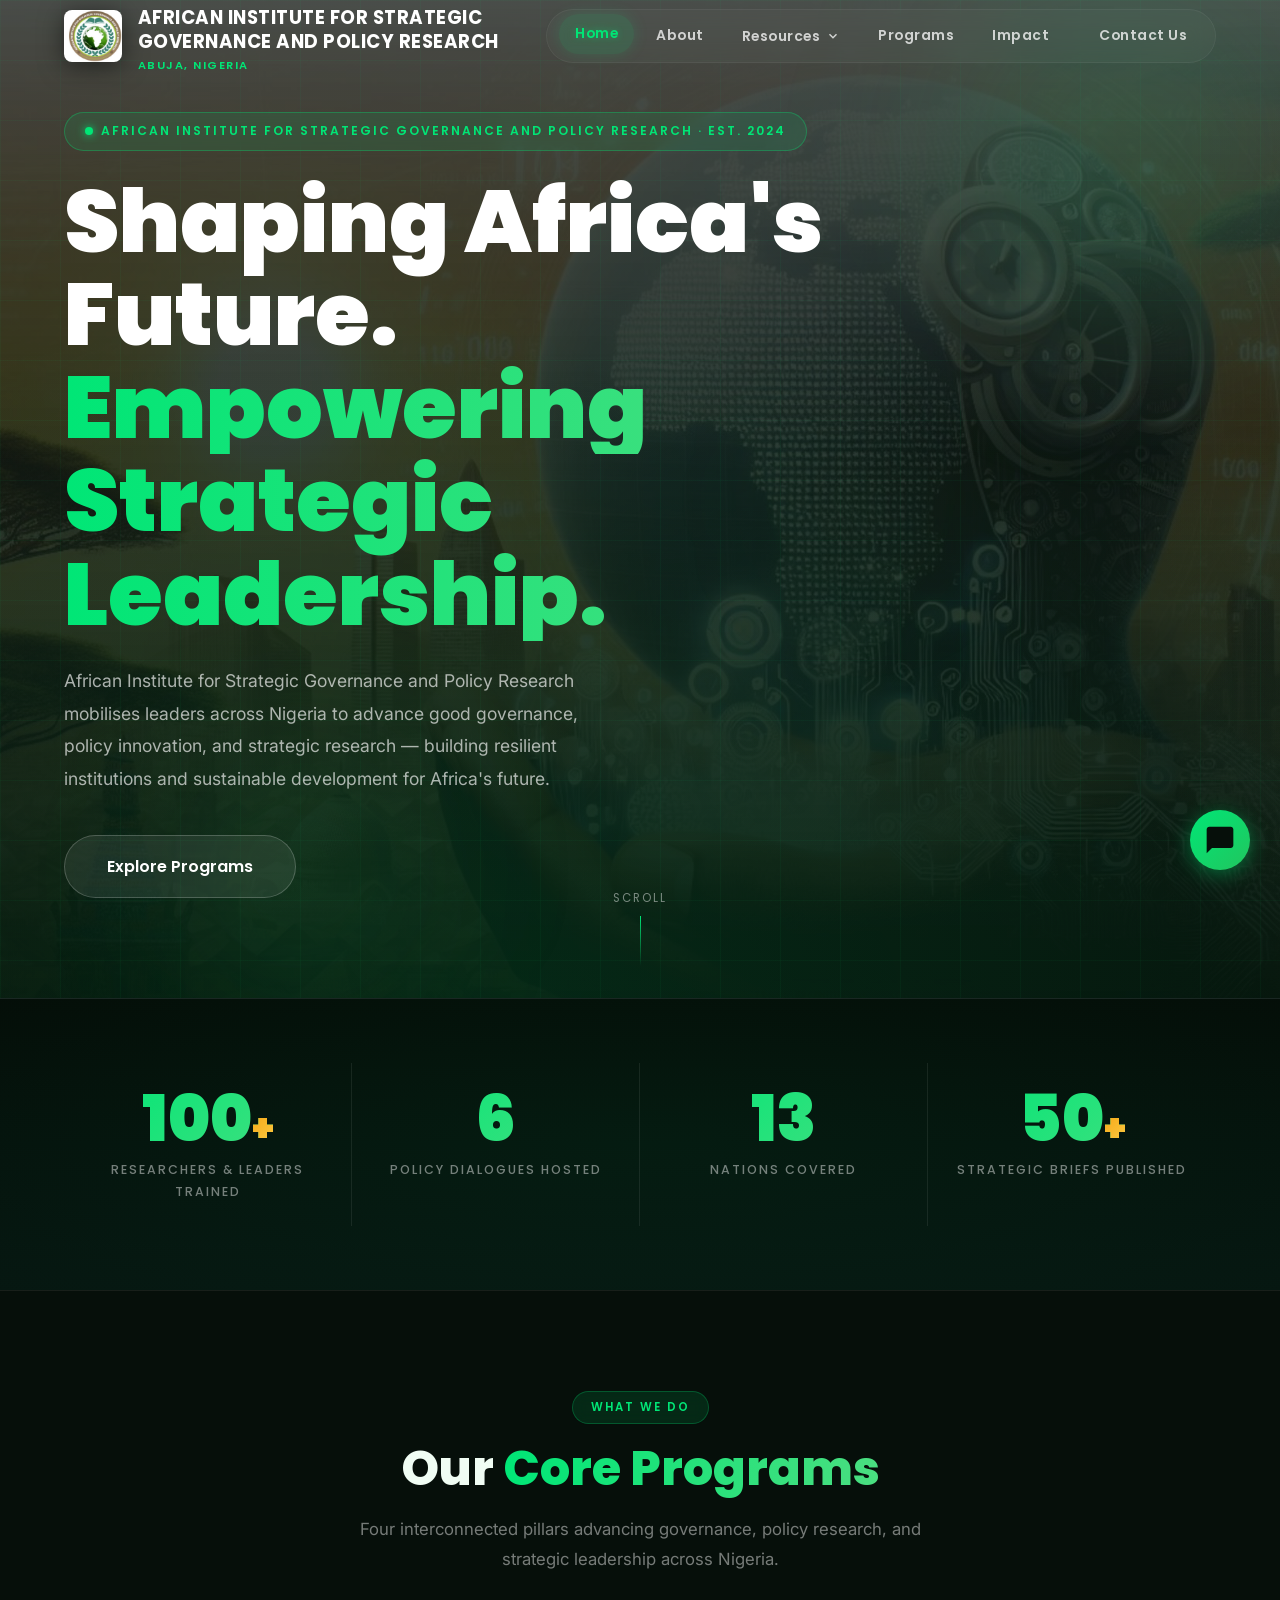
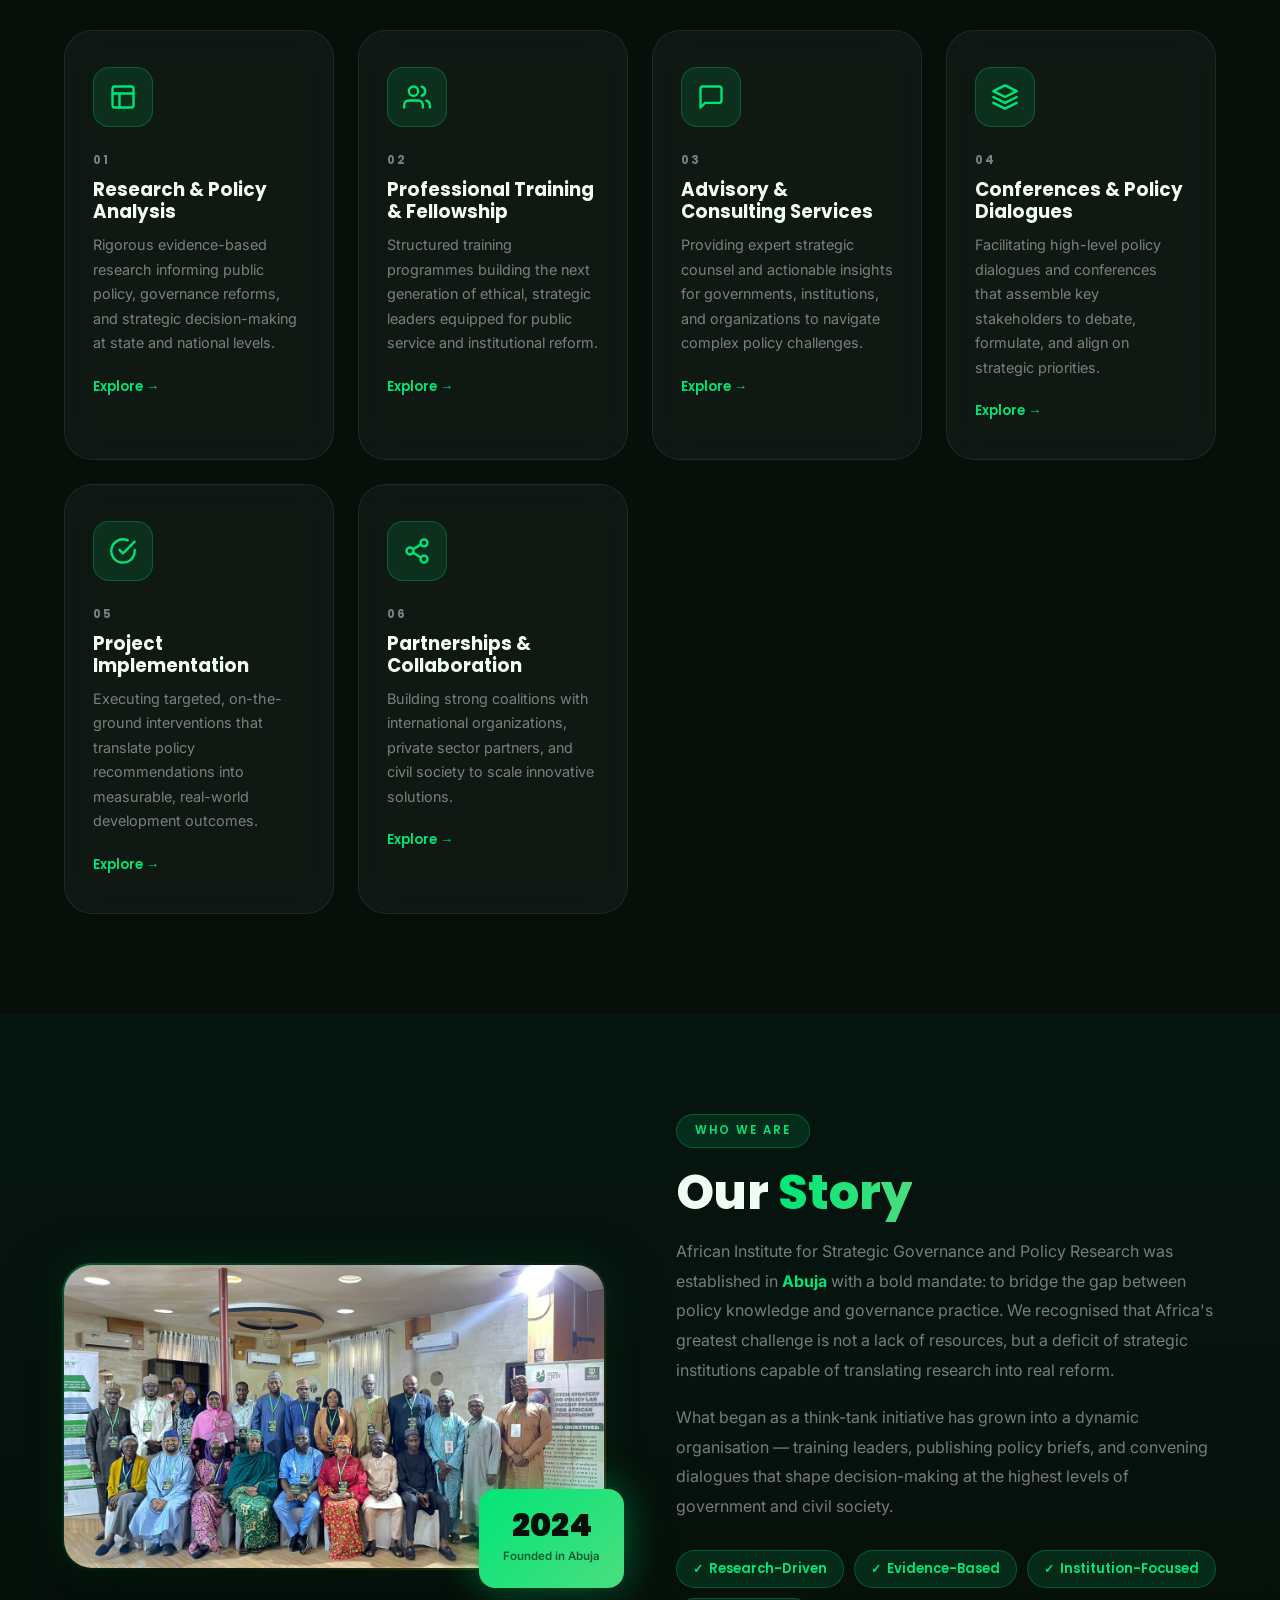
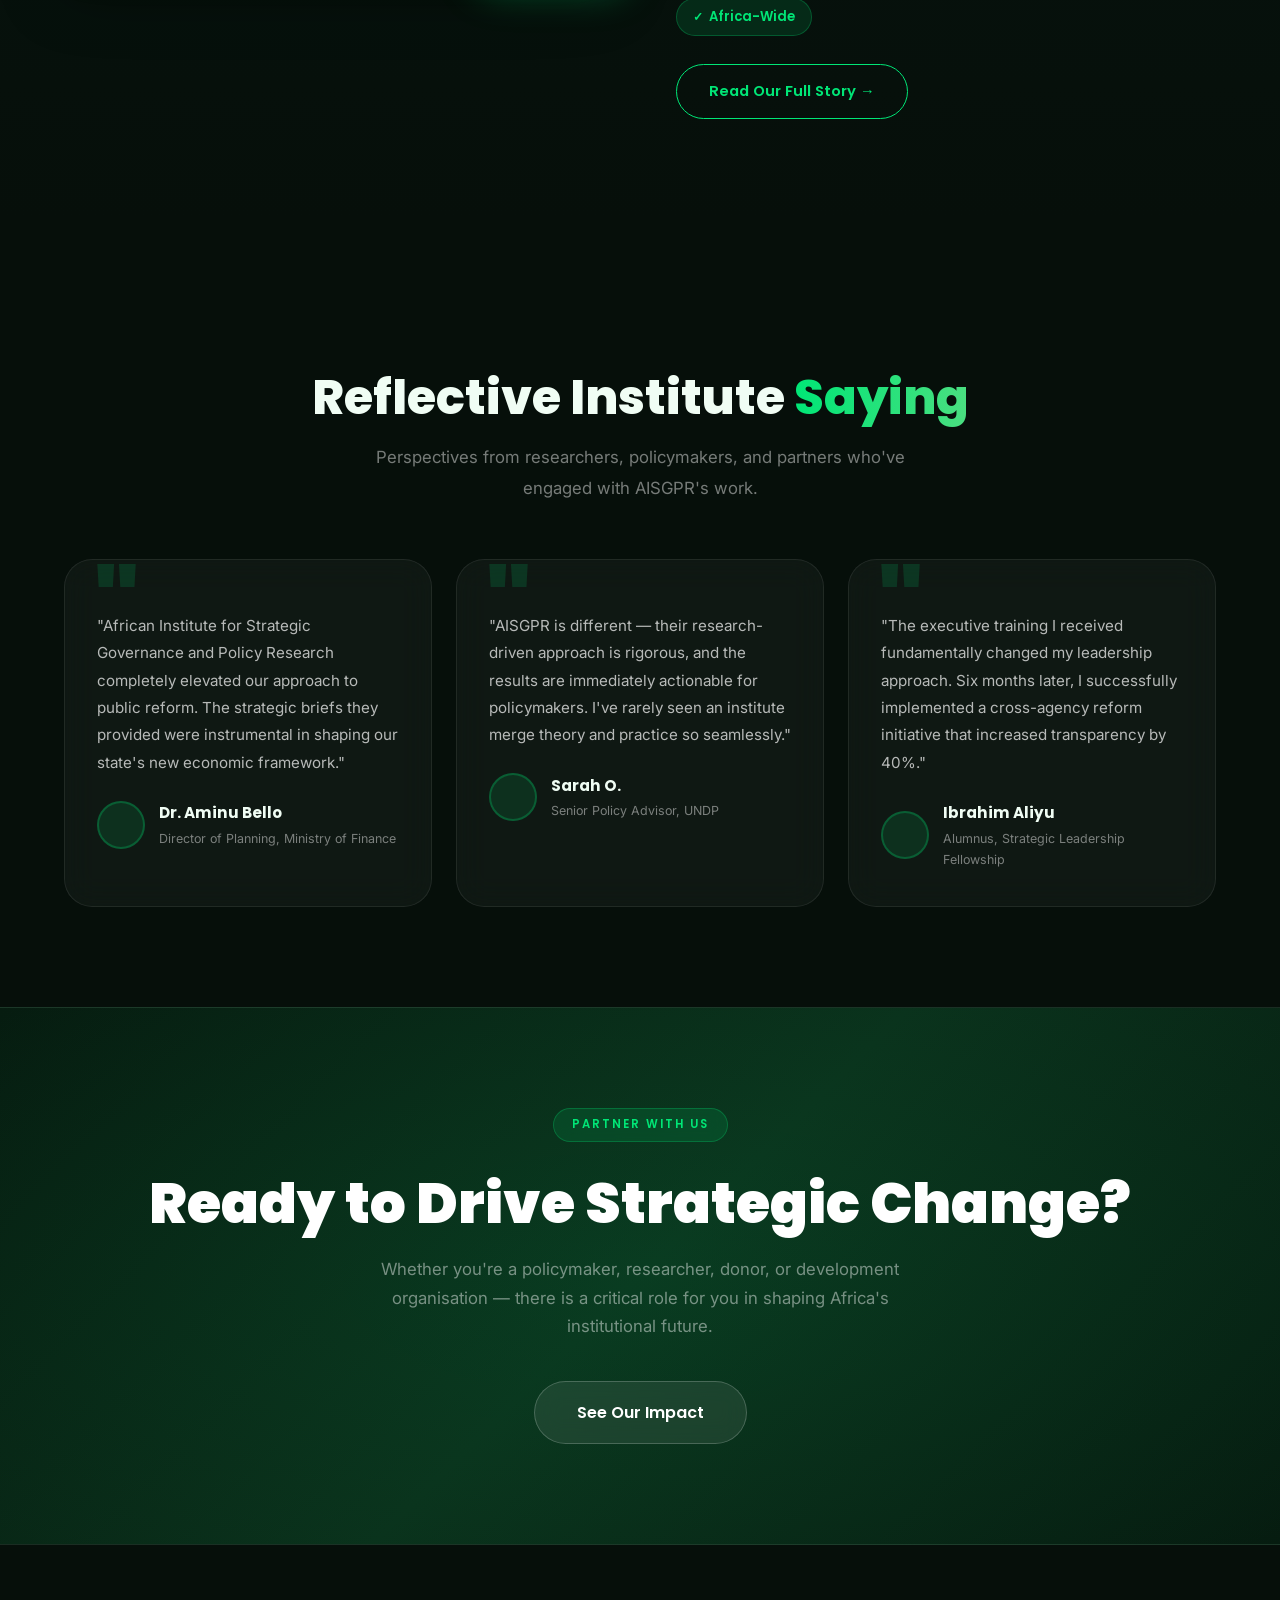
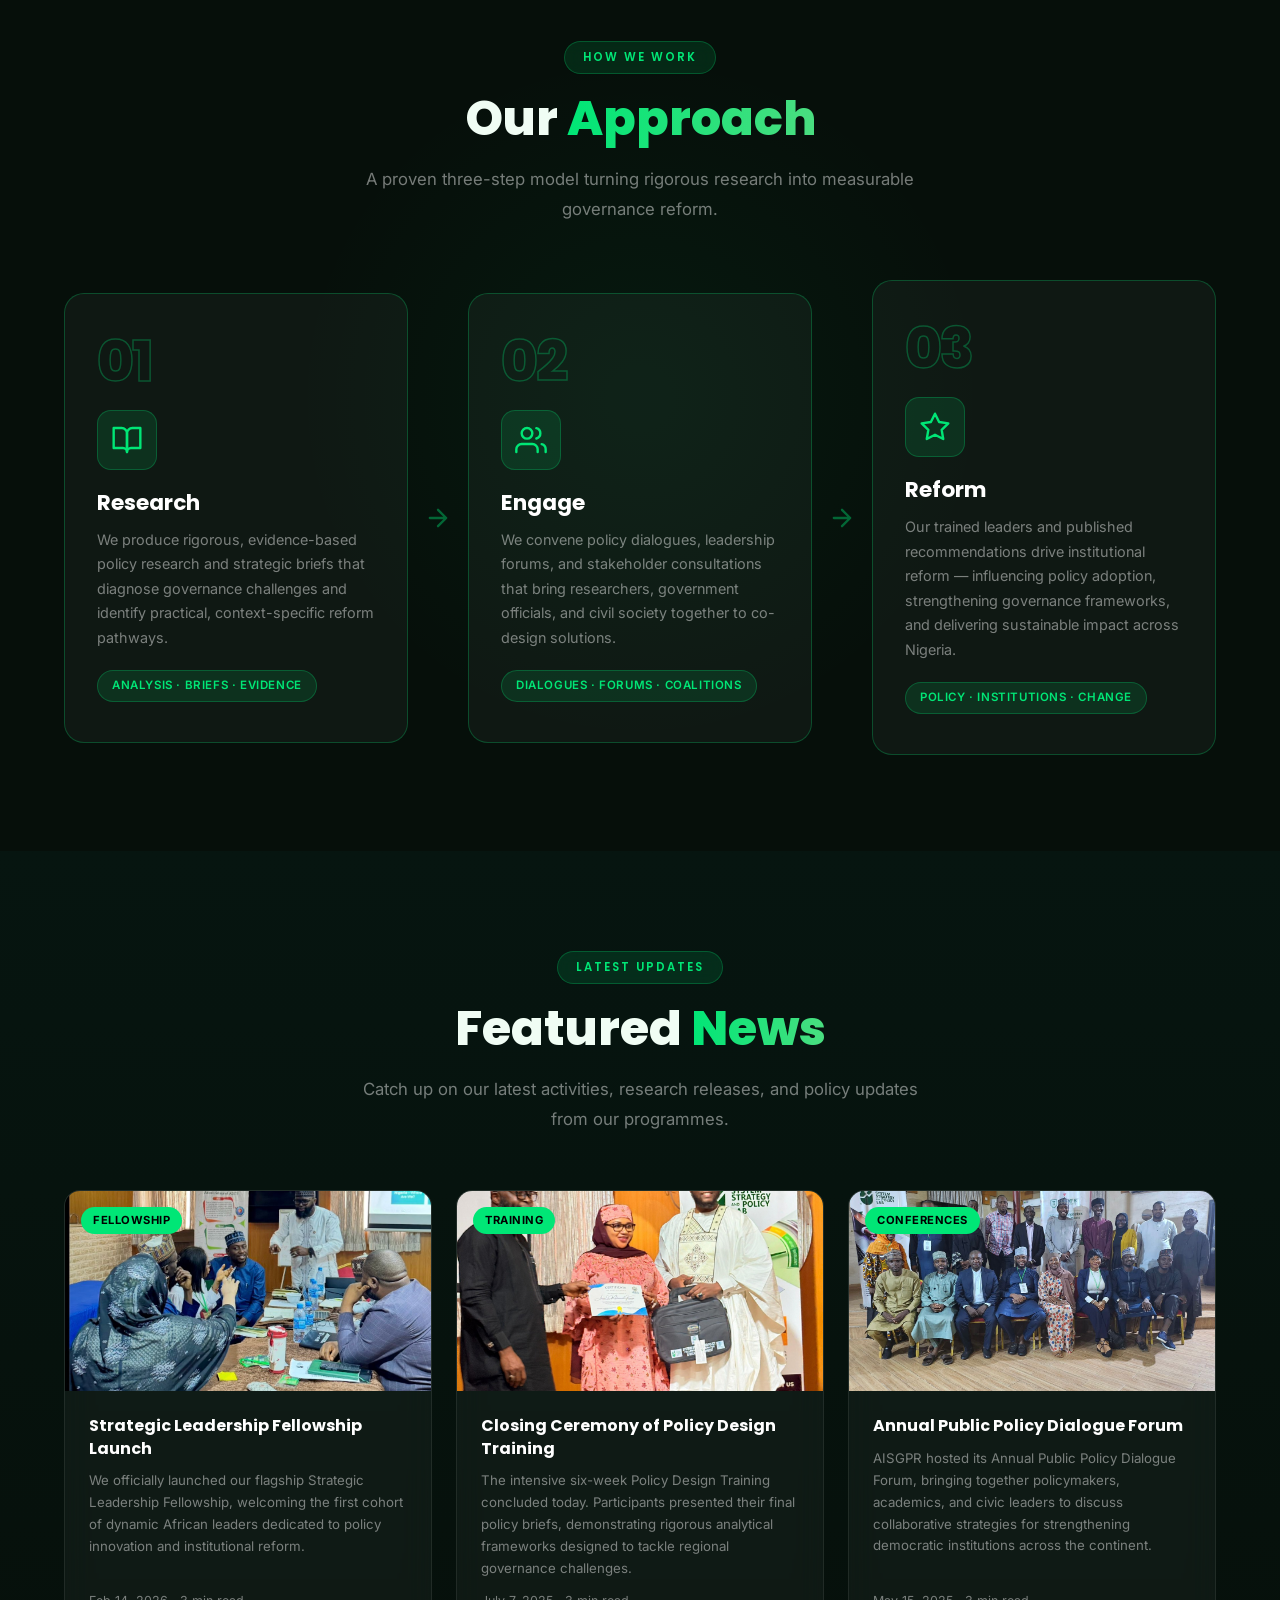
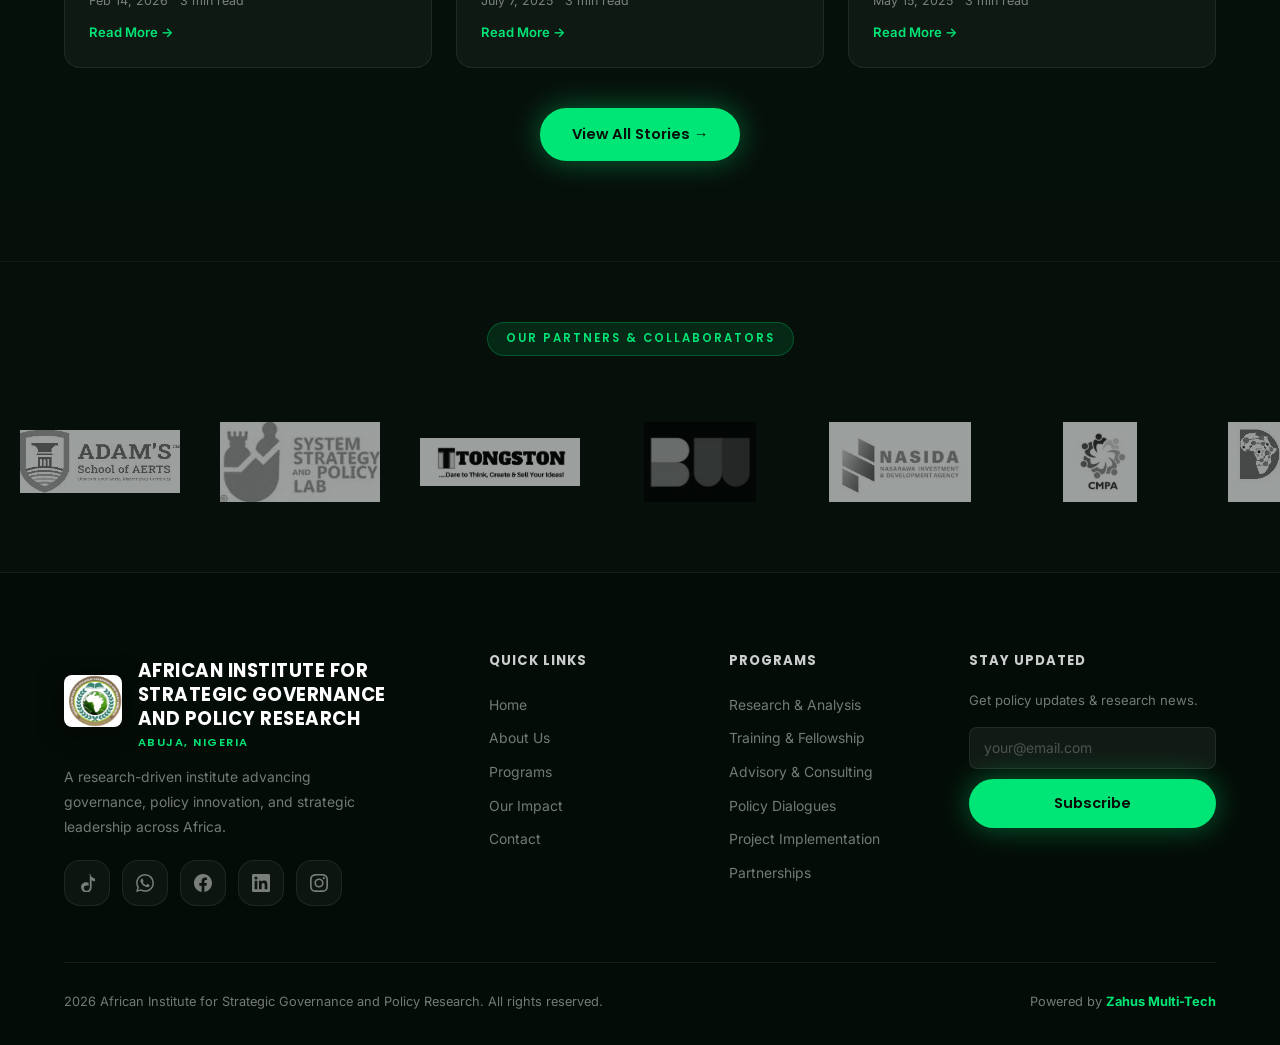
<file: index.html>
<!DOCTYPE html>
<html lang="en">

<head>
    <meta charset="UTF-8" />
    <meta name="viewport" content="width=device-width,initial-scale=1.0" />
    <title>African Institute for Strategic Governance and Policy Research — Governance, Policy Research &amp; Strategic
        Leadership</title>
    <!-- Google Search Console Verification -->
    <meta name="google-site-verification" content="kpxqSwDE-SX_pO0rOLM9QsYnRwSs0oAshB_o0GFHURk" />
    <!-- SEO Metadata -->
    <meta name="description"
        content="African Institute for Strategic Governance and Policy Research advances good governance, policy innovation, and strategic leadership in Nigeria and across Africa — training leaders, publishing policy briefs, and convening high-impact dialogues." />
    <meta name="keywords"
        content="African Institute for Strategic Governance and Policy Research, climate action, youth leadership, Bauchi State, Nigeria, sustainability clubs, environmental education, climate change, NGO, youth-led" />
    <meta name="author" content="African Institute for Strategic Governance and Policy Research" />
    <meta name="robots" content="index, follow" />
    <link rel="canonical" href="https://aisgpr.org/" />

    <!-- Open Graph / Social Media Sharing -->
    <meta property="og:type" content="website" />
    <meta property="og:title"
        content="African Institute for Strategic Governance and Policy Research — Youth-Led Climate Action" />
    <meta property="og:description"
        content="Building the next generation of environmental leaders across Northern Nigeria." />
    <meta property="og:image" content="https://aisgpr.org/images/logo.jpg" />
    <meta property="og:url" content="https://aisgpr.org/" />

    <!-- Twitter Cards -->
    <meta name="twitter:card" content="summary_large_image" />
    <meta name="twitter:title" content="African Institute for Strategic Governance and Policy Research" />
    <meta name="twitter:description"
        content="Building the next generation of environmental leaders across Northern Nigeria." />
    <meta name="twitter:image" content="https://aisgpr.org/images/logo.jpg" />
    <link rel="icon"
        href="data:image/svg+xml,<svg xmlns='http://www.w3.org/2000/svg' viewBox='0 0 100 100'><text y='.9em' font-size='90'></text></svg>" />
    <link rel="preconnect" href="https://fonts.googleapis.com" />
    <link rel="preconnect" href="https://fonts.gstatic.com" crossorigin />
    <link
        href="https://fonts.googleapis.com/css2?family=Poppins:wght@300;400;500;600;700;800;900&family=Inter:wght@400;500;600&display=swap"
        rel="stylesheet" />
    <link rel="stylesheet" href="css/style.css?v=2" />





</head>

<body>

    <!-- NAVBAR -->
    <header class="navbar" role="banner">
        <div class="container">
            <nav class="nav-inner">
                <a href="index.html" class="nav-logo">
                    <img src="images/logo.jpg" alt="African Institute for Strategic Governance and Policy Research Logo"
                        class="logo-img" />
                    <div class="logo-wordmark">African Institute for Strategic Governance and Policy Research<em>Abuja,
                            Nigeria</em></div>
                </a>
                <ul class="nav-links" role="list">
                    <li><a href="index.html" class="active">Home</a></li>
                    <li><a href="about.html">About</a></li>
                    <li class="nav-dropdown">
                        <button class="nav-dropdown-btn" aria-expanded="false" aria-haspopup="true">Resources <svg
                                class="dropdown-caret" viewBox="0 0 24 24" width="14" height="14" fill="none"
                                stroke="currentColor" stroke-width="2.5">
                                <path d="m6 9 6 6 6-6" />
                            </svg></button>
                        <ul class="dropdown-menu" role="menu">
                            <li><a href="news.html" role="menuitem"><svg viewBox="0 0 24 24" width="16" height="16"
                                        fill="none" stroke="currentColor" stroke-width="2" stroke-linecap="round"
                                        stroke-linejoin="round">
                                        <path
                                            d="M4 22h16a2 2 0 0 0 2-2V4a2 2 0 0 0-2-2H8a2 2 0 0 0-2 2v16a2 2 0 0 1-2 2Zm0 0a2 2 0 0 1-2-2v-9c0-1.1.9-2 2-2h2" />
                                        <path d="M18 14h-8M15 18h-5M10 6h8v4h-8V6Z" />
                                    </svg>News</a></li>
                            <li><a href="publications.html" role="menuitem"><svg viewBox="0 0 24 24" width="16"
                                        height="16" fill="none" stroke="currentColor" stroke-width="2"
                                        stroke-linecap="round" stroke-linejoin="round">
                                        <path d="M14 2H6a2 2 0 0 0-2 2v16a2 2 0 0 0 2 2h12a2 2 0 0 0 2-2V8z" />
                                        <path d="M14 2v6h6M16 13H8M16 17H8M10 9H8" />
                                    </svg>Publications</a></li>
                            <li><a href="videos.html" role="menuitem"><svg viewBox="0 0 24 24" width="16" height="16"
                                        fill="none" stroke="currentColor" stroke-width="2" stroke-linecap="round"
                                        stroke-linejoin="round">
                                        <polygon points="23 7 16 12 23 17 23 7" />
                                        <rect x="1" y="5" width="15" height="14" rx="2" ry="2" />
                                    </svg>Videos</a></li>
                        </ul>
                    </li>
                    <li><a href="programs.html">Programs</a></li>
                    <li><a href="impact.html">Impact</a></li>

                    <li><a href="contact.html" class="btn btn-neon">Contact Us</a></li>
                </ul>
                <button class="hamburger" aria-label="Toggle menu"><span></span><span></span><span></span></button>
            </nav>
            <div class="mobile-nav">
                <a href="index.html" class="active">Home</a>
                <a href="about.html">About</a>
                <a href="news.html">News</a>
                <a href="publications.html">Publications</a>
                <a href="videos.html">Videos</a>
                <a href="programs.html">Programs</a>
                <a href="impact.html">Impact</a>

                <a href="contact.html" class="btn btn-neon">Contact Us</a>
            </div>
        </div>
    </header>

    <main>

        <!-- HERO -->
        <section class="hero">
            <div class="hero-mesh"></div>
            <div class="hero-grid"></div>
            <div class="hero-orb hero-orb-1"></div>
            <div class="hero-orb hero-orb-2"></div>
            <div class="hero-orb hero-orb-3"></div>

            <div class="container">
                <div class="hero-content">
                    <div class="hero-badge">
                        <span class="badge-dot"></span>
                        African Institute for Strategic Governance and Policy Research · Est. 2024
                    </div>

                    <h1>
                        Shaping Africa's<br />
                        Future. <span class="line-green">Empowering</span>
                        <span class="line-green">Strategic Leadership.</span>
                    </h1>

                    <p class="hero-desc">
                        African Institute for Strategic Governance and Policy Research mobilises leaders across
                        Nigeria to advance good governance, policy innovation, and strategic research —
                        building resilient institutions and sustainable development for Africa's future.
                    </p>

                    <div class="hero-ctas">

                        <a href="programs.html" class="btn btn-glass btn-lg" id="partnerBtn"> Explore Programs</a>
                    </div>
                </div>
            </div>

            <div class="hero-scroll">Scroll<div class="scroll-line"></div>
            </div>
        </section>

        <!-- COUNTER STRIP -->
        <section class="counter-strip">
            <div class="container">
                <div class="counter-grid">
                    <div class="counter-item reveal">
                        <div class="counter-num"><span data-count="100">0</span><span class="suf">+</span></div>
                        <div class="counter-label">Researchers &amp; Leaders Trained</div>
                    </div>
                    <div class="counter-item reveal delay-1">
                        <div class="counter-num"><span data-count="6">0</span></div>
                        <div class="counter-label">Policy Dialogues Hosted</div>
                    </div>
                    <div class="counter-item reveal delay-2">
                        <div class="counter-num"><span data-count="13">0</span></div>
                        <div class="counter-label">Nations Covered</div>
                    </div>
                    <div class="counter-item reveal delay-3">
                        <div class="counter-num"><span data-count="50">0</span><span class="suf">+</span></div>
                        <div class="counter-label">Strategic Briefs Published</div>
                    </div>
                </div>
            </div>
        </section>

        <!-- PROGRAMS -->
        <section>
            <div class="container">
                <div class="text-center">
                    <span class="chip reveal"> What We Do</span>
                    <h2 class="section-title reveal">Our <span class="accent">Core Programs</span></h2>
                    <p class="section-sub reveal">Four interconnected pillars advancing governance, policy research, and
                        strategic leadership across Nigeria.</p>
                </div>
                <div class="programs-grid">

                    <article class="glass-card prog-card reveal delay-1" tabindex="0">
                        <div class="prog-icon">
                            <svg viewBox="0 0 24 24" width="28" height="28" fill="none" stroke="var(--green-neon)"
                                stroke-width="2" stroke-linecap="round" stroke-linejoin="round">
                                <rect x="3" y="3" width="18" height="18" rx="2" ry="2" />
                                <line x1="3" y1="9" x2="21" y2="9" />
                                <line x1="9" y1="21" x2="9" y2="9" />
                            </svg>
                        </div>
                        <span class="prog-num">01</span>
                        <h3>Research &amp; Policy Analysis</h3>
                        <p>Rigorous evidence-based research informing public policy, governance reforms, and strategic
                            decision-making at state and national levels.</p>
                        <a href="programs.html#research" class="prog-link">Explore →</a>
                    </article>

                    <article class="glass-card prog-card reveal delay-2" tabindex="0">
                        <div class="prog-icon">
                            <svg viewBox="0 0 24 24" width="28" height="28" fill="none" stroke="var(--green-neon)"
                                stroke-width="2" stroke-linecap="round" stroke-linejoin="round">
                                <path d="M17 21v-2a4 4 0 0 0-4-4H5a4 4 0 0 0-4 4v2" />
                                <circle cx="9" cy="7" r="4" />
                                <path d="M23 21v-2a4 4 0 0 0-3-3.87" />
                                <path d="M16 3.13a4 4 0 0 1 0 7.75" />
                            </svg>
                        </div>
                        <span class="prog-num">02</span>
                        <h3>Professional Training &amp; Fellowship</h3>
                        <p>Structured training programmes building the next generation of ethical, strategic leaders
                            equipped for public service and institutional reform.</p>
                        <a href="programs.html#training" class="prog-link">Explore →</a>
                    </article>

                    <article class="glass-card prog-card reveal delay-3" tabindex="0">
                        <div class="prog-icon">
                            <svg viewBox="0 0 24 24" width="28" height="28" fill="none" stroke="var(--green-neon)"
                                stroke-width="2" stroke-linecap="round" stroke-linejoin="round">
                                <path d="M21 15a2 2 0 0 1-2 2H7l-4 4V5a2 2 0 0 1 2-2h14a2 2 0 0 1 2 2v10z"></path>
                            </svg>
                        </div>
                        <span class="prog-num">03</span>
                        <h3>Advisory &amp; Consulting Services</h3>
                        <p>Providing expert strategic counsel and actionable insights for governments, institutions, and
                            organizations to navigate complex policy challenges.</p>
                        <a href="programs.html#advisory" class="prog-link">Explore →</a>
                    </article>

                    <article class="glass-card prog-card reveal delay-4" tabindex="0">
                        <div class="prog-icon">
                            <svg viewBox="0 0 24 24" width="28" height="28" fill="none" stroke="var(--green-neon)"
                                stroke-width="2" stroke-linecap="round" stroke-linejoin="round">
                                <polygon points="12 2 2 7 12 12 22 7 12 2"></polygon>
                                <polyline points="2 17 12 22 22 17"></polyline>
                                <polyline points="2 12 12 17 22 12"></polyline>
                            </svg>
                        </div>
                        <span class="prog-num">04</span>
                        <h3>Conferences &amp; Policy Dialogues</h3>
                        <p>Facilitating high-level policy dialogues and conferences that assemble key stakeholders to
                            debate, formulate, and align on strategic priorities.</p>
                        <a href="programs.html#conferences" class="prog-link">Explore →</a>
                    </article>

                    <article class="glass-card prog-card reveal delay-5" tabindex="0">
                        <div class="prog-icon">
                            <svg viewBox="0 0 24 24" width="28" height="28" fill="none" stroke="var(--green-neon)"
                                stroke-width="2" stroke-linecap="round" stroke-linejoin="round">
                                <path d="M22 11.08V12a10 10 0 1 1-5.93-9.14"></path>
                                <polyline points="22 4 12 14.01 9 11.01"></polyline>
                            </svg>
                        </div>
                        <span class="prog-num">05</span>
                        <h3>Project Implementation</h3>
                        <p>Executing targeted, on-the-ground interventions that translate policy recommendations into
                            measurable, real-world development outcomes.</p>
                        <a href="programs.html#implementation" class="prog-link">Explore →</a>
                    </article>

                    <article class="glass-card prog-card reveal delay-6" tabindex="0">
                        <div class="prog-icon">
                            <svg viewBox="0 0 24 24" width="28" height="28" fill="none" stroke="var(--green-neon)"
                                stroke-width="2" stroke-linecap="round" stroke-linejoin="round">
                                <circle cx="18" cy="5" r="3" />
                                <circle cx="6" cy="12" r="3" />
                                <circle cx="18" cy="19" r="3" />
                                <line x1="8.59" y1="13.51" x2="15.42" y2="17.49" />
                                <line x1="15.41" y1="6.51" x2="8.59" y2="10.49" />
                            </svg>
                        </div>
                        <span class="prog-num">06</span>
                        <h3>Partnerships &amp; Collaboration</h3>
                        <p>Building strong coalitions with international organizations, private sector partners, and
                            civil society to scale innovative solutions.</p>
                        <a href="programs.html#partnerships" class="prog-link">Explore →</a>
                    </article>

                </div>
            </div>
        </section>

        <!-- ABOUT SNAPSHOT -->
        <section class="bg-alt">
            <div class="container">
                <div class="about-split">
                    <div class="about-visual reveal-left">
                        <div class="about-glow"></div>
                        <img class="about-img" src="images/top.jpg"
                            alt="AISGPR researchers and leaders at a policy dialogue in Abuja, Nigeria" loading="lazy"
                            width="700" height="480" />
                        <div class="about-badge">
                            <strong>2024</strong>
                            <span>Founded in Abuja</span>
                        </div>
                    </div>
                    <div class="about-text reveal-right">
                        <span class="chip">Who We Are</span>
                        <h2 class="section-title">Our <span class="accent">Story</span></h2>
                        <p>African Institute for Strategic Governance and Policy Research was established in <strong
                                style="color:var(--green-neon)">Abuja</strong> with a bold mandate: to bridge the gap
                            between policy knowledge and governance practice. We recognised that Africa's greatest
                            challenge is not a lack of resources, but a deficit of strategic institutions capable of
                            translating research into real reform.</p>
                        <p>What began as a think-tank initiative has grown into a dynamic organisation — training
                            leaders, publishing policy briefs, and convening dialogues that shape decision-making at the
                            highest levels of government and civil society.</p>
                        <div class="feature-pills">
                            <span class="pill">Research-Driven</span>
                            <span class="pill">Evidence-Based</span>
                            <span class="pill">Institution-Focused</span>
                            <span class="pill">Africa-Wide</span>
                        </div>
                        <a href="about.html" class="btn btn-outline-neon">Read Our Full Story →</a>
                    </div>
                </div>
            </div>
        </section>

        <!-- TESTIMONIALS -->
        <section>
            <div class="container">
                <div class="text-center">
                    <span class="chip reveal"> Voices</span>
                    <h2 class="section-title reveal">Reflective Institute <span class="accent">Saying</span></h2>
                    <p class="section-sub reveal">Perspectives from researchers, policymakers, and partners who've
                        engaged with AISGPR's work.</p>
                </div>
                <div class="testimonials-grid">

                    <blockquote class="glass-card test-card reveal delay-1">
                        <div class="quote-mark">"</div>
                        <div class="stars"></div>
                        <p class="test-text">"African Institute for Strategic Governance and Policy Research completely
                            elevated our approach to public reform. The strategic briefs they provided were instrumental
                            in shaping our state's new economic framework."</p>
                        <footer class="test-author">
                            <div class="author-ava"></div>
                            <div>
                                <div class="author-name">Dr. Aminu Bello</div>
                                <div class="author-role">Director of Planning, Ministry of Finance</div>
                            </div>
                        </footer>
                    </blockquote>

                    <blockquote class="glass-card test-card reveal delay-2">
                        <div class="quote-mark">"</div>
                        <div class="stars"></div>
                        <p class="test-text">"AISGPR is different — their research-driven approach is rigorous, and the
                            results are immediately actionable for policymakers. I've rarely seen an institute merge
                            theory and practice so seamlessly."</p>
                        <footer class="test-author">
                            <div class="author-ava">‍</div>
                            <div>
                                <div class="author-name">Sarah O.</div>
                                <div class="author-role">Senior Policy Advisor, UNDP</div>
                            </div>
                        </footer>
                    </blockquote>

                    <blockquote class="glass-card test-card reveal delay-3">
                        <div class="quote-mark">"</div>
                        <div class="stars"></div>
                        <p class="test-text">"The executive training I received fundamentally changed my leadership
                            approach. Six months later, I successfully implemented a cross-agency reform initiative that
                            increased transparency by 40%."</p>
                        <footer class="test-author">
                            <div class="author-ava"></div>
                            <div>
                                <div class="author-name">Ibrahim Aliyu</div>
                                <div class="author-role">Alumnus, Strategic Leadership Fellowship</div>
                            </div>
                        </footer>
                    </blockquote>

                </div>
            </div>
        </section>

        <!-- CTA -->
        <section class="cta-section reveal-scale">
            <div class="container" style="position:relative;z-index:2">
                <span class="chip" style="justify-content:center;display:inline-flex"> Partner With Us</span>
                <h2 style="margin-top:12px">Ready to Drive <span class="accent">Strategic Change?</span></h2>
                <p>Whether you're a policymaker, researcher, donor, or development organisation — there is a critical
                    role for you in shaping Africa's institutional future.</p>
                <div class="cta-btns">

                    <a href="impact.html" class="btn btn-glass btn-lg">See Our Impact</a>
                </div>
            </div>
        </section>

        <!-- OUR APPROACH -->
        <section class="approach-section">
            <div class="container">
                <div class="text-center" style="margin-bottom:56px">
                    <span class="chip reveal"> How We Work</span>
                    <h2 class="section-title reveal">Our <span class="accent">Approach</span></h2>
                    <p class="section-sub reveal">A proven three-step model turning rigorous research into measurable
                        governance reform.</p>
                </div>
                <div class="approach-grid">

                    <!-- Step 1 -->
                    <div class="approach-card reveal delay-1">
                        <div class="approach-number">01</div>
                        <div class="approach-icon-wrap">
                            <svg viewBox="0 0 24 24" width="32" height="32" fill="none" stroke="currentColor"
                                stroke-width="1.8" stroke-linecap="round" stroke-linejoin="round">
                                <path d="M2 3h6a4 4 0 0 1 4 4v14a3 3 0 0 0-3-3H2z" />
                                <path d="M22 3h-6a4 4 0 0 0-4 4v14a3 3 0 0 1 3-3h7z" />
                            </svg>
                        </div>
                        <h3>Research</h3>
                        <p>We produce rigorous, evidence-based policy research and strategic briefs that diagnose
                            governance challenges and identify practical, context-specific reform pathways.</p>
                        <div class="approach-tag">Analysis · Briefs · Evidence</div>
                    </div>

                    <!-- Arrow -->
                    <div class="approach-arrow" aria-hidden="true">
                        <svg viewBox="0 0 24 24" width="28" height="28" fill="none" stroke="currentColor"
                            stroke-width="2" stroke-linecap="round" stroke-linejoin="round">
                            <path d="M5 12h14M12 5l7 7-7 7" />
                        </svg>
                    </div>

                    <!-- Step 2 -->
                    <div class="approach-card reveal delay-2">
                        <div class="approach-number">02</div>
                        <div class="approach-icon-wrap">
                            <svg viewBox="0 0 24 24" width="32" height="32" fill="none" stroke="currentColor"
                                stroke-width="1.8" stroke-linecap="round" stroke-linejoin="round">
                                <path d="M17 21v-2a4 4 0 0 0-4-4H5a4 4 0 0 0-4 4v2" />
                                <circle cx="9" cy="7" r="4" />
                                <path d="M23 21v-2a4 4 0 0 0-3-3.87M16 3.13a4 4 0 0 1 0 7.75" />
                            </svg>
                        </div>
                        <h3>Engage</h3>
                        <p>We convene policy dialogues, leadership forums, and stakeholder consultations that bring
                            researchers, government officials, and civil society together to co-design solutions.</p>
                        <div class="approach-tag">Dialogues · Forums · Coalitions</div>
                    </div>

                    <!-- Arrow -->
                    <div class="approach-arrow" aria-hidden="true">
                        <svg viewBox="0 0 24 24" width="28" height="28" fill="none" stroke="currentColor"
                            stroke-width="2" stroke-linecap="round" stroke-linejoin="round">
                            <path d="M5 12h14M12 5l7 7-7 7" />
                        </svg>
                    </div>

                    <!-- Step 3 -->
                    <div class="approach-card reveal delay-3">
                        <div class="approach-number">03</div>
                        <div class="approach-icon-wrap">
                            <svg viewBox="0 0 24 24" width="32" height="32" fill="none" stroke="currentColor"
                                stroke-width="1.8" stroke-linecap="round" stroke-linejoin="round">
                                <polygon
                                    points="12 2 15.09 8.26 22 9.27 17 14.14 18.18 21.02 12 17.77 5.82 21.02 7 14.14 2 9.27 8.91 8.26 12 2" />
                            </svg>
                        </div>
                        <h3>Reform</h3>
                        <p>Our trained leaders and published recommendations drive institutional reform — influencing
                            policy adoption, strengthening governance frameworks, and delivering sustainable impact
                            across Nigeria.</p>
                        <div class="approach-tag">Policy · Institutions · Change</div>
                    </div>

                </div>
            </div>
        </section>

        <!-- LATEST NEWS -->
        <section class="bg-alt">
            <div class="container">
                <div class="text-center" style="margin-bottom:56px">
                    <span class="chip reveal"> Latest Updates</span>
                    <h2 class="section-title reveal">Featured <span class="accent">News</span></h2>
                    <p class="section-sub reveal">Catch up on our latest activities, research releases, and policy updates from our programmes.</p>
                </div>
                <div class="news-grid">

                    <article class="news-card glass-card reveal delay-1">
                        <div class="news-card-img">
                            <img src="images/stragetic.jpg" alt="Strategic Leadership Fellowship Launch"
                                loading="lazy" />
                            <span class="news-cat">Fellowship</span>
                        </div>
                        <div class="news-card-body">
                            <h3>Strategic Leadership Fellowship Launch</h3>
                            <p>We officially launched our flagship Strategic Leadership Fellowship, welcoming the first
                                cohort of dynamic African leaders dedicated to policy innovation and institutional
                                reform.</p>
                            <div class="news-meta">
                                <span> Feb 14, 2026</span>
                                <span> 3 min read</span>
                            </div>
                            <a href="article.html?id=1" onclick="localStorage.setItem('cw_article','1')"
                                class="news-readmore">Read More →</a>
                        </div>
                    </article>

                    <article class="news-card glass-card reveal delay-2">
                        <div class="news-card-img">
                            <img src="images/closing.jpg" alt="Closing Ceremony" loading="lazy" />
                            <span class="news-cat">Training</span>
                        </div>
                        <div class="news-card-body">
                            <h3>Closing Ceremony of Policy Design Training</h3>
                            <p>The intensive six-week Policy Design Training concluded today. Participants presented
                                their final policy briefs, demonstrating rigorous analytical frameworks designed to
                                tackle regional governance challenges.</p>
                            <div class="news-meta">
                                <span> July 7, 2025</span>
                                <span> 3 min read</span>
                            </div>
                            <a href="article.html?id=2" onclick="localStorage.setItem('cw_article','2')"
                                class="news-readmore">Read More →</a>
                        </div>
                    </article>

                    <article class="news-card glass-card reveal delay-3">
                        <div class="news-card-img">
                            <img src="images/annual.jpg" alt="Public Policy Dialogue" loading="lazy" />
                            <span class="news-cat">Conferences</span>
                        </div>
                        <div class="news-card-body">
                            <h3>Annual Public Policy Dialogue Forum</h3>
                            <p>AISGPR hosted its Annual Public Policy Dialogue Forum, bringing together policymakers,
                                academics, and civic leaders to discuss collaborative strategies for strengthening
                                democratic institutions across the continent.</p>
                            <div class="news-meta">
                                <span> May 15, 2025</span>
                                <span> 3 min read</span>
                            </div>
                            <a href="article.html?id=3" onclick="localStorage.setItem('cw_article','3')"
                                class="news-readmore">Read More →</a>
                        </div>
                    </article>


                </div>
                <div class="text-center" style="margin-top:40px">
                    <a href="news.html" class="btn btn-neon">View All Stories →</a>
                </div>
            </div>
        </section>

        <!-- PARTNERS SLIDER -->
        <section
            style="padding: 60px 0; overflow: hidden; border-top: 1px solid rgba(255, 255, 255, 0.05); background: var(--bg-alt);">
            <div class="container text-center" style="margin-bottom: 40px;">
                <span class="chip reveal"> Our Partners & Collaborators</span>
            </div>
            <div class="logo-slider reveal delay-1">
                <div class="logo-slide-track">
                    <!-- Original 13 Logos -->
                    <div class="slide-logo">
                        <img src="images/p1.jpg" alt="Partner 1"
                            style="max-height: 80px; width: auto; object-fit: contain;">
                    </div>
                    <div class="slide-logo">
                        <img src="images/p2.jpg" alt="Partner 2"
                            style="max-height: 80px; width: auto; object-fit: contain;">
                    </div>
                    <div class="slide-logo">
                        <img src="images/p3.jpg" alt="Partner 3"
                            style="max-height: 80px; width: auto; object-fit: contain;">
                    </div>
                    <div class="slide-logo">
                        <img src="images/p4.jpg" alt="Partner 4"
                            style="max-height: 80px; width: auto; object-fit: contain;">
                    </div>
                    <div class="slide-logo">
                        <img src="images/p5.jpg" alt="Partner 5"
                            style="max-height: 80px; width: auto; object-fit: contain;">
                    </div>
                    <div class="slide-logo">
                        <img src="images/p6.jpg" alt="Partner 6"
                            style="max-height: 80px; width: auto; object-fit: contain;">
                    </div>
                    <div class="slide-logo">
                        <img src="images/p7.jpg" alt="Partner 7"
                            style="max-height: 80px; width: auto; object-fit: contain;">
                    </div>
                    <div class="slide-logo">
                        <img src="images/p8.jpg" alt="Partner 8"
                            style="max-height: 80px; width: auto; object-fit: contain;">
                    </div>
                    <div class="slide-logo">
                        <img src="images/p9.jpg" alt="Partner 9"
                            style="max-height: 80px; width: auto; object-fit: contain;">
                    </div>
                    <div class="slide-logo">
                        <img src="images/p10.jpg" alt="Partner 10"
                            style="max-height: 80px; width: auto; object-fit: contain;">
                    </div>
                    <div class="slide-logo">
                        <img src="images/p11.jpg" alt="Partner 11"
                            style="max-height: 80px; width: auto; object-fit: contain;">
                    </div>
                    <div class="slide-logo">
                        <img src="images/p12.jpg" alt="Partner 12"
                            style="max-height: 80px; width: auto; object-fit: contain;">
                    </div>
                    <div class="slide-logo">
                        <img src="images/p13.jpg" alt="Partner 13"
                            style="max-height: 80px; width: auto; object-fit: contain;">
                    </div>

                    <!-- Duplicated 13 Logos for Infinite Scroll effect -->
                    <div class="slide-logo">
                        <img src="images/p1.jpg" alt="Partner 1"
                            style="max-height: 80px; width: auto; object-fit: contain;">
                    </div>
                    <div class="slide-logo">
                        <img src="images/p2.jpg" alt="Partner 2"
                            style="max-height: 80px; width: auto; object-fit: contain;">
                    </div>
                    <div class="slide-logo">
                        <img src="images/p3.jpg" alt="Partner 3"
                            style="max-height: 80px; width: auto; object-fit: contain;">
                    </div>
                    <div class="slide-logo">
                        <img src="images/p4.jpg" alt="Partner 4"
                            style="max-height: 80px; width: auto; object-fit: contain;">
                    </div>
                    <div class="slide-logo">
                        <img src="images/p5.jpg" alt="Partner 5"
                            style="max-height: 80px; width: auto; object-fit: contain;">
                    </div>
                    <div class="slide-logo">
                        <img src="images/p6.jpg" alt="Partner 6"
                            style="max-height: 80px; width: auto; object-fit: contain;">
                    </div>
                    <div class="slide-logo">
                        <img src="images/p7.jpg" alt="Partner 7"
                            style="max-height: 80px; width: auto; object-fit: contain;">
                    </div>
                    <div class="slide-logo">
                        <img src="images/p8.jpg" alt="Partner 8"
                            style="max-height: 80px; width: auto; object-fit: contain;">
                    </div>
                    <div class="slide-logo">
                        <img src="images/p9.jpg" alt="Partner 9"
                            style="max-height: 80px; width: auto; object-fit: contain;">
                    </div>
                    <div class="slide-logo">
                        <img src="images/p10.jpg" alt="Partner 10"
                            style="max-height: 80px; width: auto; object-fit: contain;">
                    </div>
                    <div class="slide-logo">
                        <img src="images/p11.jpg" alt="Partner 11"
                            style="max-height: 80px; width: auto; object-fit: contain;">
                    </div>
                    <div class="slide-logo">
                        <img src="images/p12.jpg" alt="Partner 12"
                            style="max-height: 80px; width: auto; object-fit: contain;">
                    </div>
                    <div class="slide-logo">
                        <img src="images/p13.jpg" alt="Partner 13"
                            style="max-height: 80px; width: auto; object-fit: contain;">
                    </div>
                </div>
            </div>
        </section>

    </main>

    <!-- FOOTER -->
    <footer class="footer">
        <div class="container">
            <div class="footer-grid">
                <div class="footer-brand">
                    <a href="index.html" class="nav-logo">
                        <img src="images/logo.jpg"
                            alt="African Institute for Strategic Governance and Policy Research Logo"
                            class="logo-img" />
                        <div class="logo-wordmark">African Institute for Strategic Governance and Policy
                            Research<em>Abuja, Nigeria</em></div>
                    </a>
                    <p>A research-driven institute advancing governance, policy innovation, and strategic leadership
                        across Africa.</p>
                    <div class="footer-social" style="margin-top:20px">
                        <a href="#" class="soc-btn" aria-label="TikTok" target="_blank" rel="noopener">
                            <svg viewBox="0 0 24 24" width="18" height="18" fill="currentColor">
                                <path
                                    d="M12.525.02c1.31-.02 2.61-.01 3.91.04.15 1.53.85 3.01 1.95 4.09 1.12 1.09 2.66 1.72 4.25 1.79v3.96c-1.57-.02-3.13-.53-4.45-1.42-.01 3.25.01 6.5-.02 9.75-.11 2.53-1.6 4.88-3.87 5.92-2.31 1.05-5.06.77-7.14-.73-2.07-1.49-3.26-4.04-3.08-6.57.17-2.32 1.63-4.41 3.73-5.3 2-.85 4.39-.77 6.32.22l-.02 4.05c-1.22-.64-2.73-.78-4.02-.32-1.34.48-2.32 1.72-2.39 3.16-.06 1.48.87 2.87 2.26 3.4 1.4.53 3.06.27 4.19-.66 1.08-.89 1.65-2.28 1.63-3.71-.03-5.83-.02-11.66-.02-17.49z" />
                            </svg>
                        </a>
                        <a href="#" class="soc-btn" aria-label="WhatsApp" target="_blank" rel="noopener">
                            <svg viewBox="0 0 24 24" width="18" height="18" fill="currentColor">
                                <path
                                    d="M17.472 14.382c-.297-.149-1.758-.867-2.03-.967-.273-.099-.471-.148-.67.15-.197.297-.767.966-.94 1.164-.173.199-.347.223-.644.075-.297-.15-1.255-.463-2.39-1.475-.883-.788-1.48-1.761-1.653-2.059-.173-.297-.018-.458.13-.606.134-.133.298-.347.446-.52.149-.174.198-.298.298-.497.099-.198.05-.371-.025-.52-.075-.149-.669-1.612-.916-2.207-.242-.579-.487-.5-.669-.51a12.8 12.8 0 0 0-.57-.01c-.198 0-.52.074-.792.372-.272.297-1.04 1.016-1.04 2.479 0 1.462 1.065 2.875 1.213 3.074.149.198 2.096 3.2 5.077 4.487.709.306 1.262.489 1.694.625.712.227 1.36.195 1.871.118.571-.085 1.758-.719 2.006-1.413.248-.694.248-1.289.173-1.413-.074-.124-.272-.198-.57-.347m-5.421 7.403h-.004a9.87 9.87 0 0 1-5.031-1.378l-.361-.214-3.741.982.998-3.648-.235-.374a9.86 9.86 0 0 1-1.51-5.26c.001-5.45 4.436-9.884 9.888-9.884 2.64 0 5.122 1.03 6.988 2.898a9.825 9.825 0 0 1 2.893 6.994c-.003 5.45-4.437 9.884-9.885 9.884m8.413-18.297A11.815 11.815 0 0 0 12.05 0C5.495 0 .16 5.335.157 11.892c0 2.096.547 4.142 1.588 5.945L.057 24l6.305-1.654a11.882 11.882 0 0 0 5.683 1.448h.005c6.554 0 11.89-5.335 11.893-11.893a11.821 11.821 0 0 0-3.48-8.413Z" />
                            </svg>
                        </a>
                        <a href="#" class="soc-btn" aria-label="Facebook" target="_blank" rel="noopener">
                            <svg viewBox="0 0 24 24" width="18" height="18" fill="currentColor">
                                <path
                                    d="M24 12.073C24 5.405 18.627 0 12 0S0 5.405 0 12.073C0 18.1 4.388 23.094 10.125 24v-8.437H7.078v-3.49h3.047V9.41c0-3.025 1.791-4.697 4.533-4.697 1.312 0 2.686.235 2.686.235v2.97h-1.513c-1.491 0-1.956.93-1.956 1.874v2.25h3.328l-.532 3.49h-2.796V24C19.612 23.094 24 18.1 24 12.073Z" />
                            </svg>
                        </a>
                        <a href="#" class="soc-btn" aria-label="LinkedIn" target="_blank" rel="noopener">
                            <svg viewBox="0 0 24 24" width="18" height="18" fill="currentColor">
                                <path
                                    d="M20.447 20.452h-3.554v-5.569c0-1.328-.027-3.037-1.852-3.037-1.853 0-2.136 1.445-2.136 2.939v5.667H9.351V9h3.414v1.561h.046c.477-.9 1.637-1.85 3.37-1.85 3.601 0 4.267 2.37 4.267 5.455v6.286zM5.337 7.433a2.062 2.062 0 0 1-2.063-2.065 2.064 2.064 0 1 1 2.063 2.065zm1.782 13.019H3.555V9h3.564v11.452zM22.225 0H1.771C.792 0 0 .774 0 1.729v20.542C0 23.227.792 24 1.771 24h20.451C23.2 24 24 23.227 24 22.271V1.729C24 .774 23.2 0 22.222 0h.003z" />
                            </svg>
                        </a>
                        <a href="#" class="soc-btn" aria-label="Instagram" target="_blank" rel="noopener">
                            <svg viewBox="0 0 24 24" width="18" height="18" fill="currentColor">
                                <path
                                    d="M12 2.163c3.204 0 3.584.012 4.85.07 3.252.148 4.771 1.691 4.919 4.919.058 1.265.069 1.645.069 4.849 0 3.205-.012 3.584-.069 4.849-.149 3.225-1.664 4.771-4.919 4.919-1.266.058-1.644.07-4.85.07-3.204 0-3.584-.012-4.849-.07-3.26-.149-4.771-1.699-4.919-4.92-.058-1.265-.07-1.644-.07-4.849 0-3.204.013-3.583.07-4.849.149-3.227 1.664-4.771 4.919-4.919 1.266-.057 1.645-.069 4.849-.069zM12 0C8.741 0 8.333.014 7.053.072 2.695.272.273 2.69.073 7.052.014 8.333 0 8.741 0 12c0 3.259.014 3.668.072 4.948.2 4.358 2.618 6.78 6.98 6.98C8.333 23.986 8.741 24 12 24c3.259 0 3.668-.014 4.948-.072 4.354-.2 6.782-2.618 6.979-6.98.059-1.28.073-1.689.073-4.948 0-3.259-.014-3.667-.072-4.947-.196-4.354-2.617-6.78-6.979-6.98C15.668.014 15.259 0 12 0zm0 5.838a6.162 6.162 0 1 0 0 12.324 6.162 6.162 0 0 0 0-12.324zM12 16a4 4 0 1 1 0-8 4 4 0 0 1 0 8zm6.406-11.845a1.44 1.44 0 1 0 0 2.881 1.44 1.44 0 0 0 0-2.881z" />
                            </svg>
                        </a>
                    </div>
                </div>
                <nav class="footer-col">
                    <h4>Quick Links</h4>
                    <a href="index.html">Home</a>
                    <a href="about.html">About Us</a>
                    <a href="programs.html">Programs</a>
                    <a href="impact.html">Our Impact</a>

                    <a href="contact.html">Contact</a>
                </nav>
                <nav class="footer-col">
                    <h4>Programs</h4>
                    <a href="programs.html#research">Research & Analysis</a>
                    <a href="programs.html#training">Training & Fellowship</a>
                    <a href="programs.html#advisory">Advisory & Consulting</a>
                    <a href="programs.html#conferences">Policy Dialogues</a>
                    <a href="programs.html#implementation">Project Implementation</a>
                    <a href="programs.html#partnerships">Partnerships</a>
                </nav>
                <div class="footer-col">
                    <h4>Stay Updated</h4>
                    <p style="font-size:.82rem;color:var(--text-muted);margin-bottom:0">Get policy updates &amp;
                        research news.
                    </p>
                    <form id="newsletterForm" class="newsletter-input-wrap">
                        <input type="email" placeholder="your@email.com" required aria-label="Email address" />
                        <button type="submit" class="btn btn-neon" style="justify-content:center">Subscribe</button>
                    </form>
                </div>
            </div>
            <div class="footer-bottom">
                <p> 2026 African Institute for Strategic Governance and Policy Research. All rights reserved.</p>
                <p>Powered by <strong style="color:var(--green-neon)">Zahus Multi-Tech</strong></p>
            </div>
        </div>
    </footer>

    <script src="js/main.js" defer></script>



    <!-- AI Assistant Chatbot -->
    <script src="js/chatbot.js" defer></script>
</body>

</html>
</file>
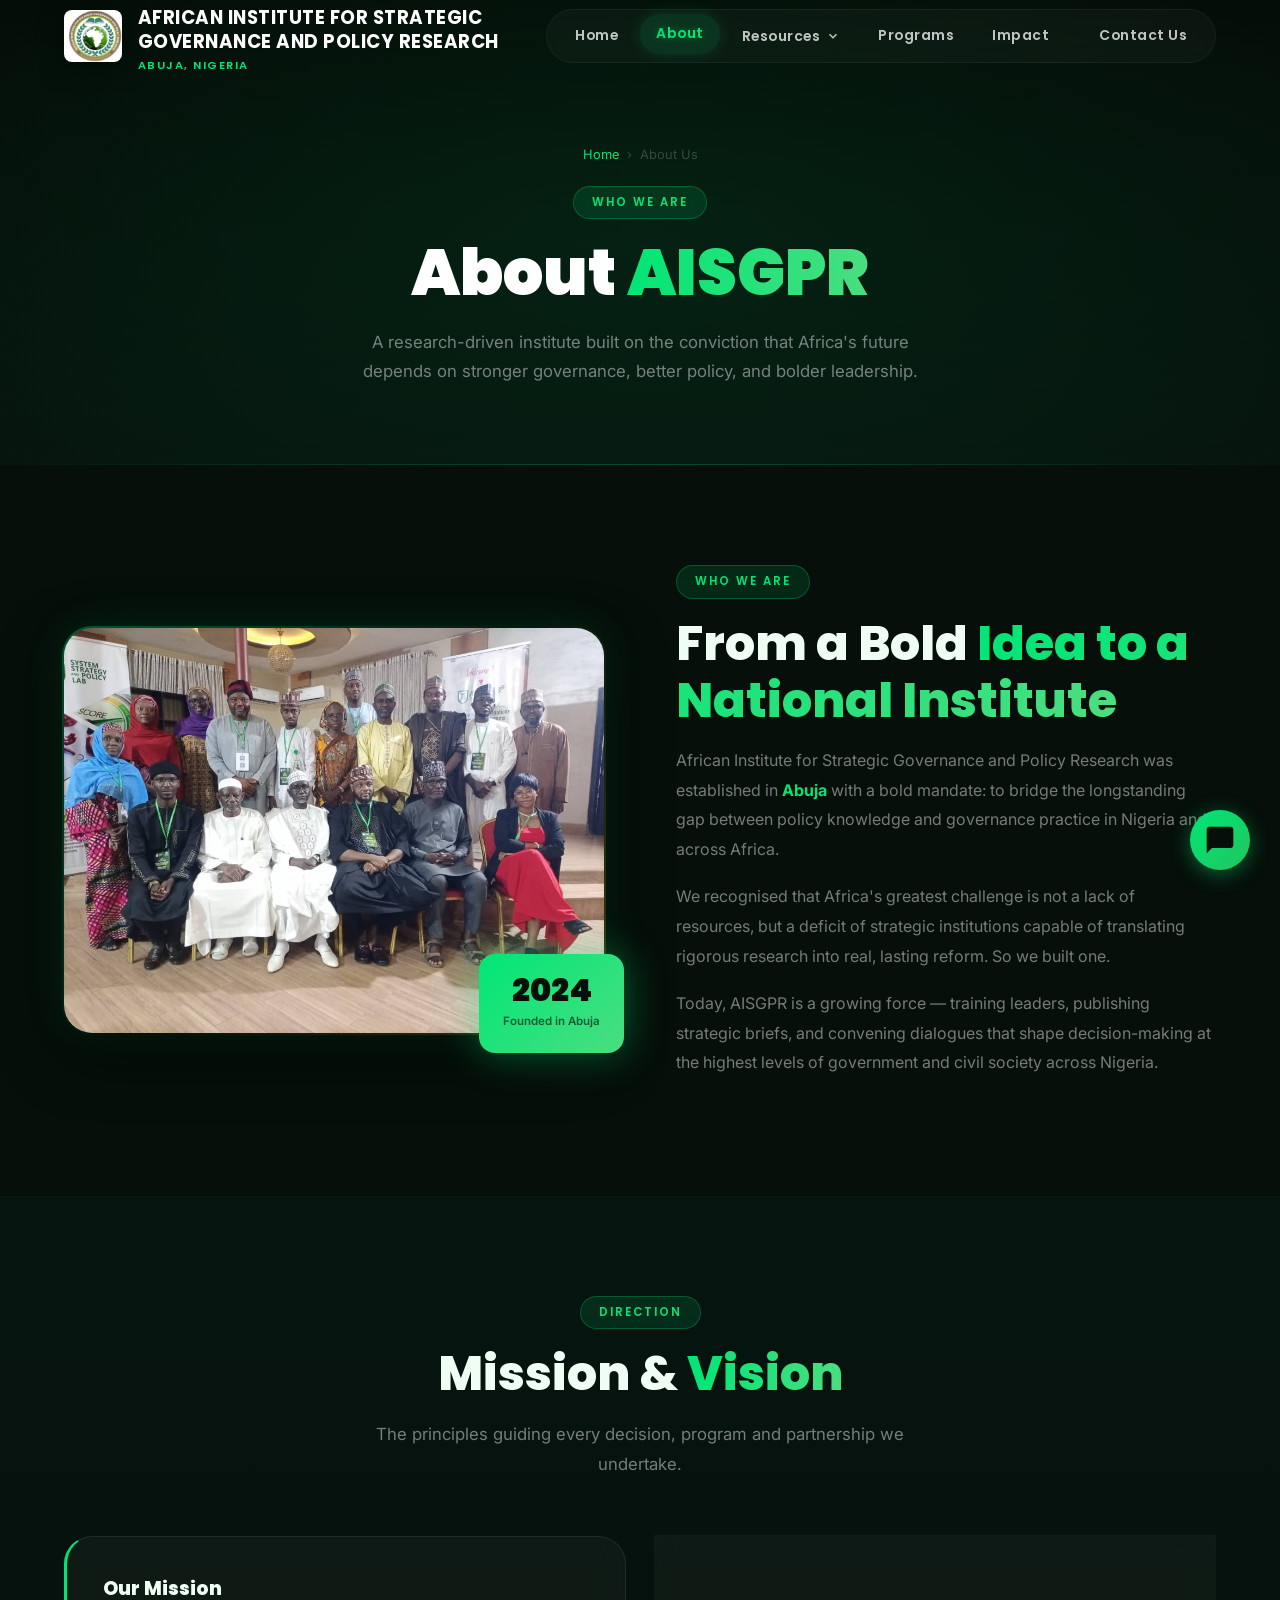
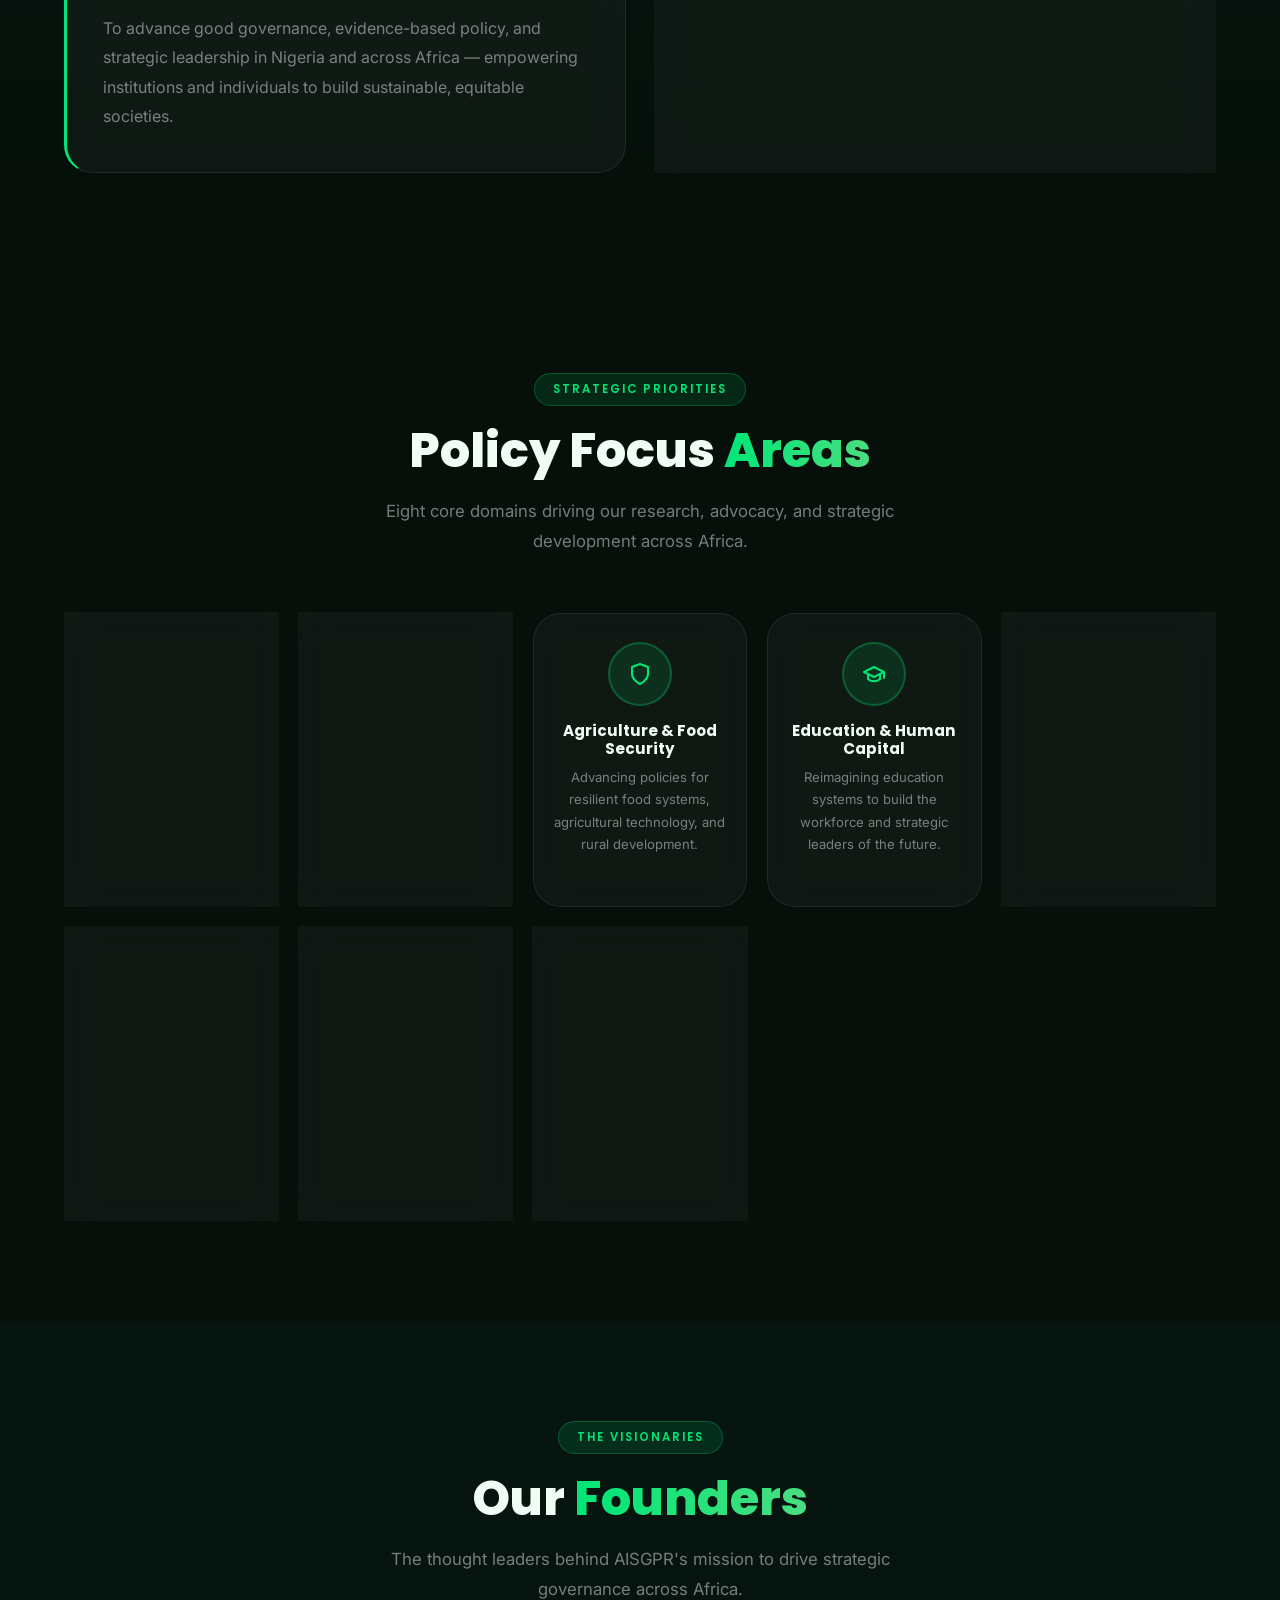
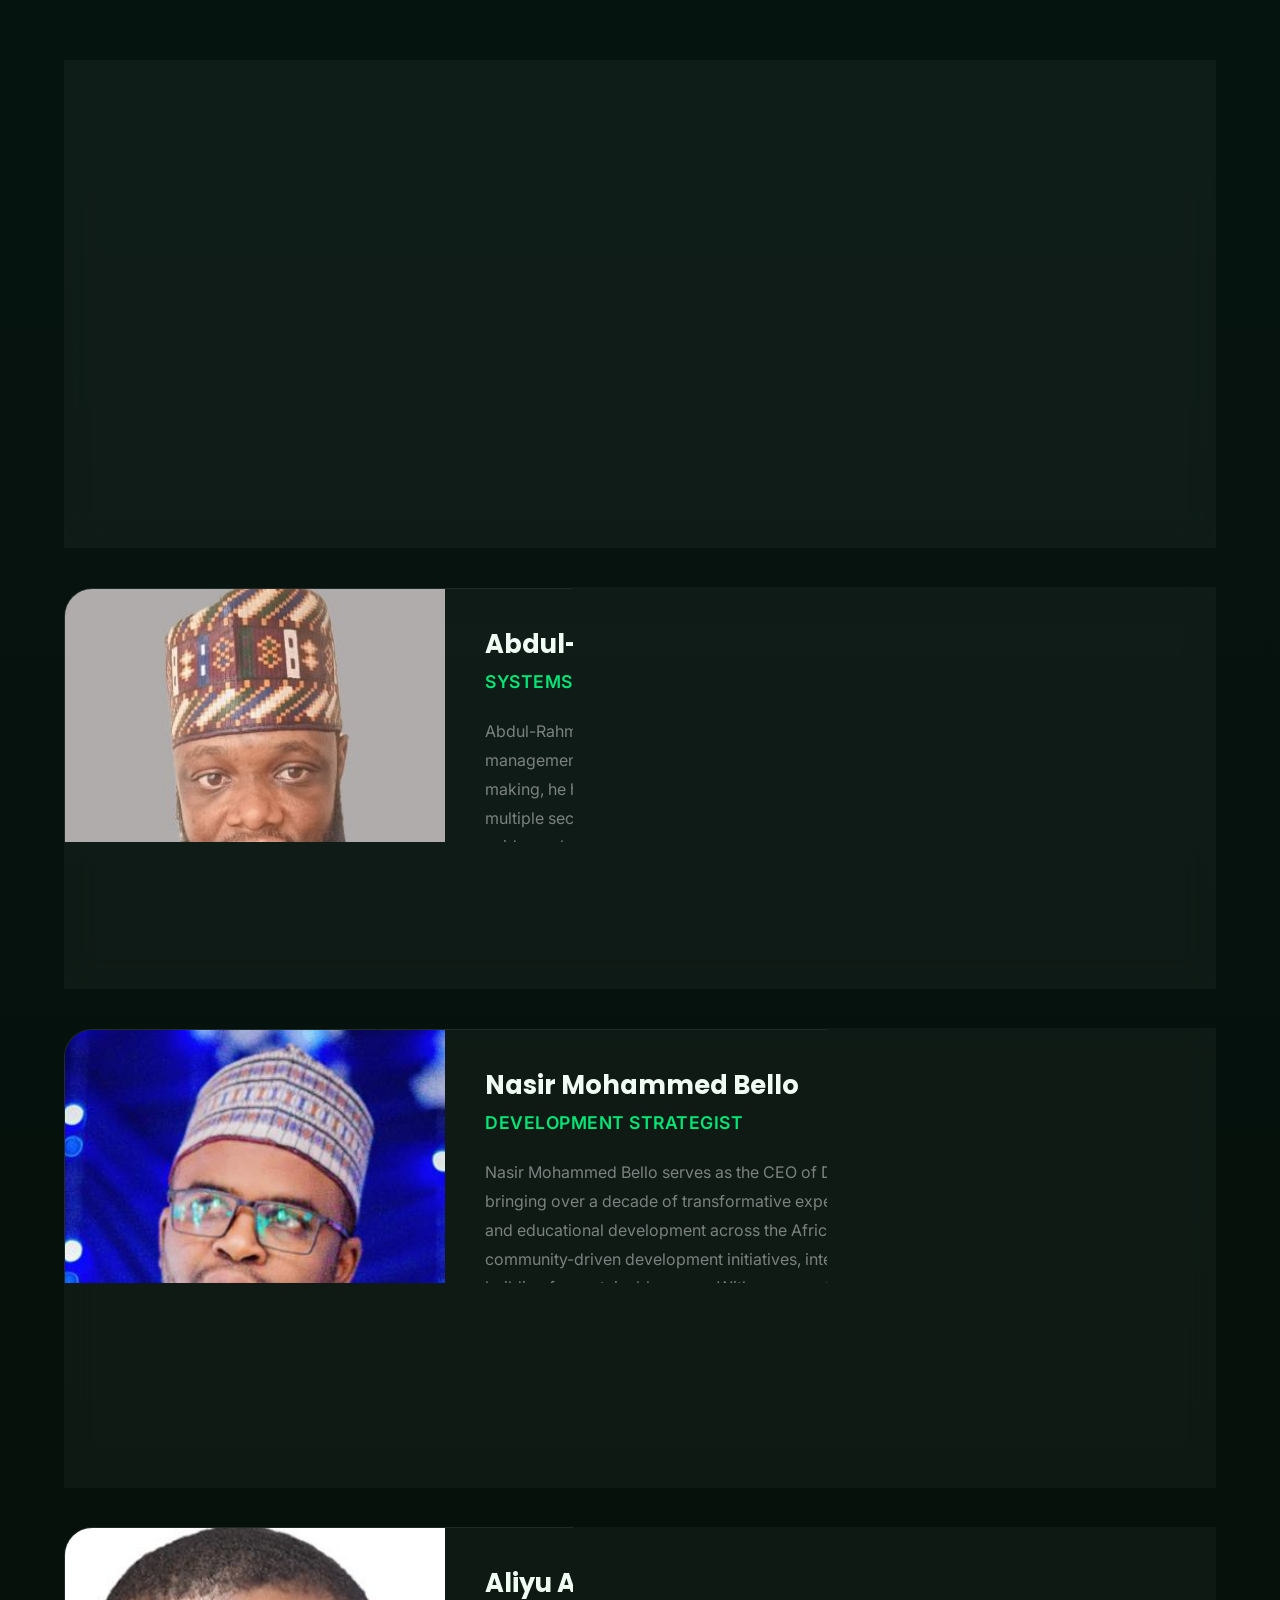
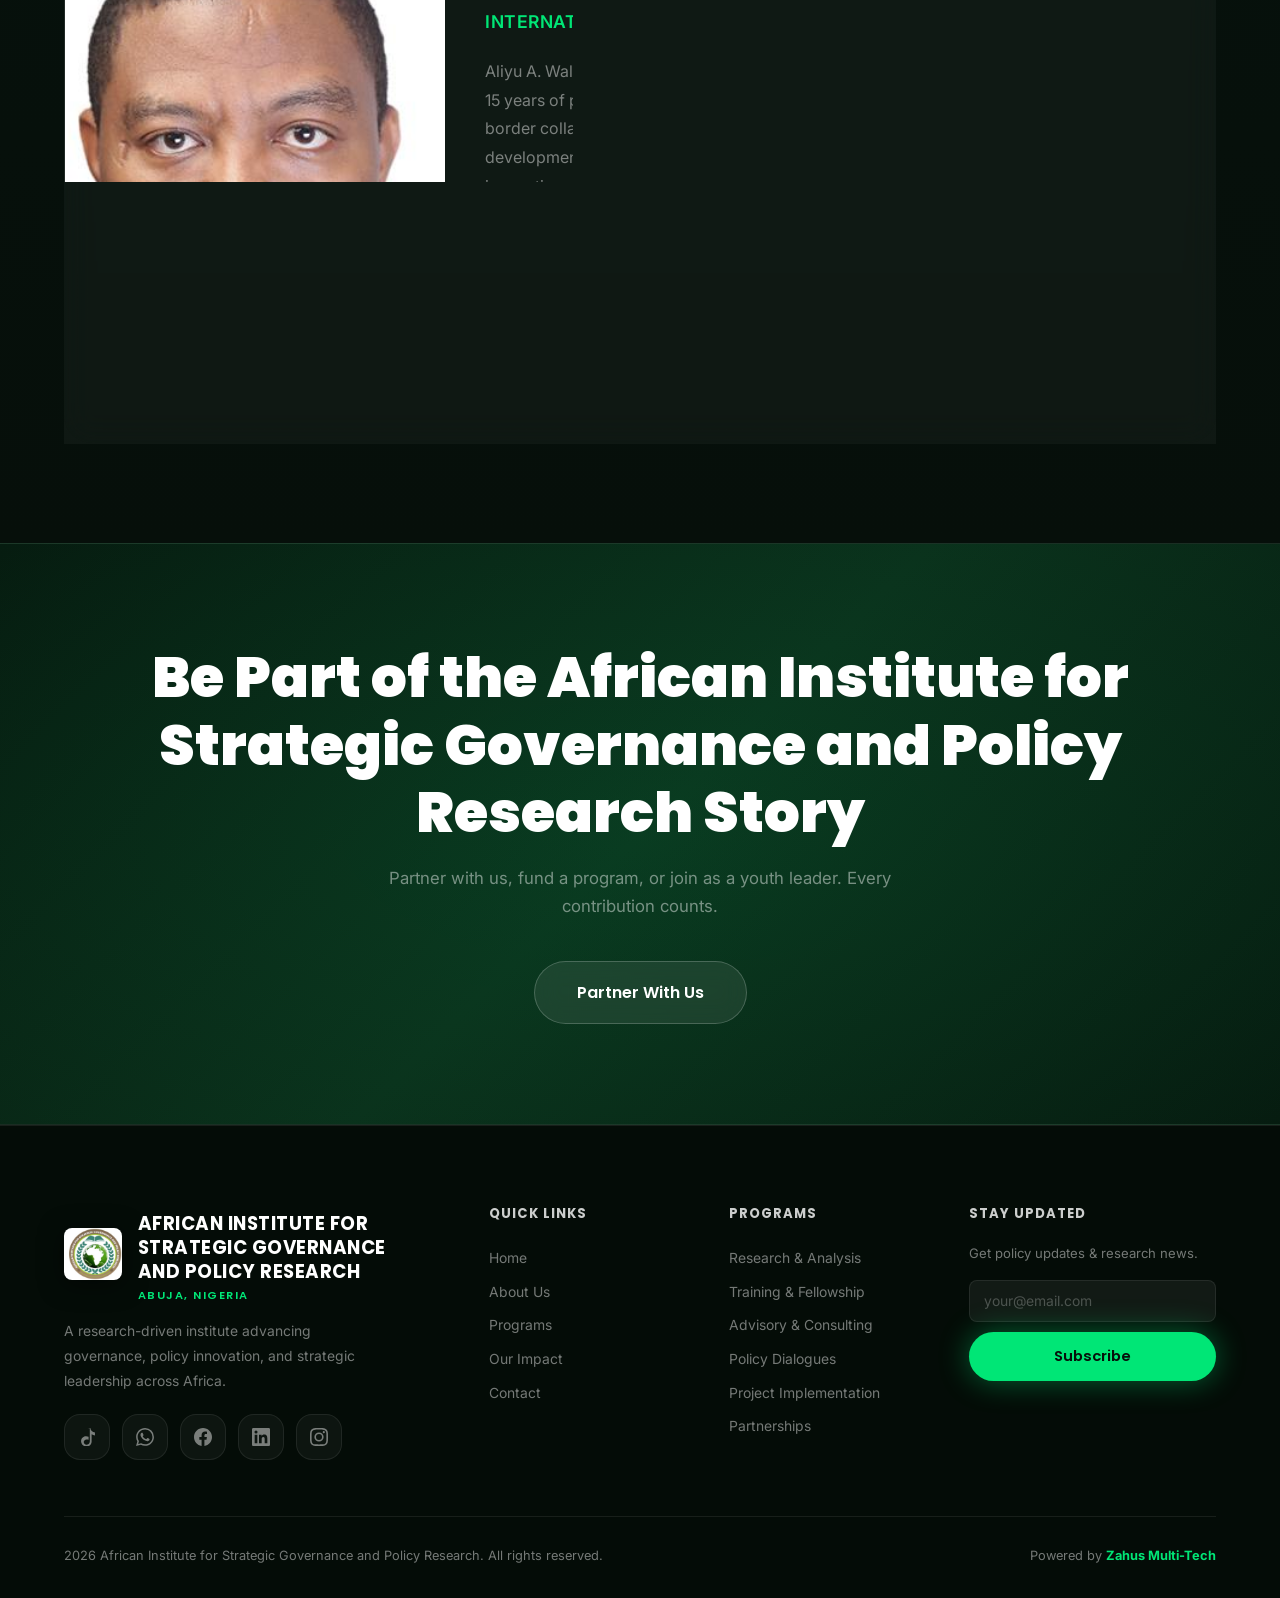
<file: about.html>
<!DOCTYPE html>
<html lang="en">

<head>
    <meta charset="UTF-8" />
    <meta name="viewport" content="width=device-width,initial-scale=1.0" />
    <title>About Us — African Institute for Strategic Governance and Policy Research</title>
    <!-- Google Search Console Verification -->
    <meta name="google-site-verification" content="kpxqSwDE-SX_pO0rOLM9QsYnRwSs0oAshB_o0GFHURk" />
    <!-- SEO Metadata -->
    <meta name="description"
        content="Learn about African Institute for Strategic Governance and Policy Research's story, mission, vision, and core values driving our youth-led climate action in Bauchi State, Nigeria." />
    <meta name="keywords"
        content="About African Institute for Strategic Governance and Policy Research, climate NGO, environmental leadership, Bauchi State, sustainability mission, youth empowerment, Nigeria" />
    <meta name="author" content="African Institute for Strategic Governance and Policy Research" />
    <meta name="robots" content="index, follow" />
    <link rel="canonical" href="https://aisgpr.org/about.html" />

    <!-- Open Graph / Social Media Sharing -->
    <meta property="og:type" content="website" />
    <meta property="og:title" content="About Us — African Institute for Strategic Governance and Policy Research" />
    <meta property="og:description"
        content="Learn about African Institute for Strategic Governance and Policy Research's story, mission, and vision driving our youth-led climate action." />
    <meta property="og:image" content="https://aisgpr.org/images/logo.jpg" />
    <meta property="og:url" content="https://aisgpr.org/about.html" />

    <!-- Twitter Cards -->
    <meta name="twitter:card" content="summary_large_image" />
    <meta name="twitter:title" content="About Us — African Institute for Strategic Governance and Policy Research" />
    <meta name="twitter:description"
        content="Learn about African Institute for Strategic Governance and Policy Research's story, mission, and vision driving our youth-led climate action." />
    <meta name="twitter:image" content="https://aisgpr.org/images/logo.jpg" />
    <link rel="icon" href="images/logo.jpg" />
    <link rel="preconnect" href="https://fonts.googleapis.com" />
    <link rel="preconnect" href="https://fonts.gstatic.com" crossorigin />
    <link
        href="https://fonts.googleapis.com/css2?family=Poppins:wght@300;400;500;600;700;800;900&family=Inter:wght@400;500;600&display=swap"
        rel="stylesheet" />
    <link rel="stylesheet" href="css/style.css" />
</head>

<body>
    <!-- NAVBAR -->
    <header class="navbar" role="banner">
        <div class="container">
            <nav class="nav-inner">
                <a href="index.html" class="nav-logo">
                    <img src="images/logo.jpg" alt="African Institute for Strategic Governance and Policy Research Logo"
                        class="logo-img" />
                    <div class="logo-wordmark">African Institute for Strategic Governance and Policy Research<em>Abuja,
                            Nigeria</em></div>
                </a>
                <ul class="nav-links" role="list">
                    <li><a href="index.html">Home</a></li>
                    <li><a href="about.html" class="active">About</a></li>
                    <li class="nav-dropdown">
                        <button class="nav-dropdown-btn" aria-expanded="false" aria-haspopup="true">Resources <svg
                                class="dropdown-caret" viewBox="0 0 24 24" width="14" height="14" fill="none"
                                stroke="currentColor" stroke-width="2.5">
                                <path d="m6 9 6 6 6-6" />
                            </svg></button>
                        <ul class="dropdown-menu" role="menu">
                            <li><a href="news.html" role="menuitem"><svg viewBox="0 0 24 24" width="16" height="16"
                                        fill="none" stroke="currentColor" stroke-width="2" stroke-linecap="round"
                                        stroke-linejoin="round">
                                        <path
                                            d="M4 22h16a2 2 0 0 0 2-2V4a2 2 0 0 0-2-2H8a2 2 0 0 0-2 2v16a2 2 0 0 1-2 2Zm0 0a2 2 0 0 1-2-2v-9c0-1.1.9-2 2-2h2" />
                                        <path d="M18 14h-8M15 18h-5M10 6h8v4h-8V6Z" />
                                    </svg>News</a></li>
                            <li><a href="publications.html" role="menuitem"><svg viewBox="0 0 24 24" width="16"
                                        height="16" fill="none" stroke="currentColor" stroke-width="2"
                                        stroke-linecap="round" stroke-linejoin="round">
                                        <path d="M14 2H6a2 2 0 0 0-2 2v16a2 2 0 0 0 2 2h12a2 2 0 0 0 2-2V8z" />
                                        <path d="M14 2v6h6M16 13H8M16 17H8M10 9H8" />
                                    </svg>Publications</a></li>
                            <li><a href="videos.html" role="menuitem"><svg viewBox="0 0 24 24" width="16" height="16"
                                        fill="none" stroke="currentColor" stroke-width="2" stroke-linecap="round"
                                        stroke-linejoin="round">
                                        <polygon points="23 7 16 12 23 17 23 7" />
                                        <rect x="1" y="5" width="15" height="14" rx="2" ry="2" />
                                    </svg>Videos</a></li>
                        </ul>
                    </li>
                    <li><a href="programs.html">Programs</a></li>
                    <li><a href="impact.html">Impact</a></li>
                    
                    <li><a href="contact.html" class="btn btn-neon">Contact Us</a></li>
                </ul>
                <button class="hamburger" aria-label="Toggle menu"><span></span><span></span><span></span></button>
            </nav>
            <div class="mobile-nav">
                <a href="index.html">Home</a>
                <a href="about.html" class="active">About</a>
                <a href="news.html">News</a>
                <a href="publications.html">Publications</a>
                <a href="videos.html">Videos</a>
                <a href="programs.html">Programs</a>
                <a href="impact.html">Impact</a>
                
                <a href="contact.html" class="btn btn-neon">Contact Us</a>
            </div>
        </div>
    </header>

    <main>
        <section class="page-hero">
            <div class="container" style="position:relative;z-index:2">
                <nav class="breadcrumb"><a href="index.html">Home</a><span>›</span><span>About Us</span></nav>
                <span class="chip" style="justify-content:center;display:inline-flex">Who We Are</span>
                <h1>About <span
                        style="background:linear-gradient(90deg,var(--green-neon),var(--green-bright));-webkit-background-clip:text;-webkit-text-fill-color:transparent;background-clip:text">AISGPR</span>
                </h1>
                <p>A research-driven institute built on the conviction that Africa's future depends on stronger
                    governance, better policy, and bolder leadership.
                </p>
            </div>
        </section>

        <!-- OUR STORY -->
        <section>
            <div class="container">
                <div class="about-split">
                    <div class="about-visual reveal-left">
                        <div class="about-glow"></div>
                        <img class="about-img" src="images/storyyy.jpg"
                            alt="AISGPR leadership team at a policy forum in Abuja" loading="lazy" width="700"
                            height="480" />
                        <div class="about-badge"><strong>2024</strong><span>Founded in Abuja</span></div>
                    </div>
                    <div class="about-text reveal-right">
                        <span class="chip">Who We Are</span>
                        <h2 class="section-title">From a Bold <span class="accent">Idea to a National
                                Institute</span></h2>
                        <p>African Institute for Strategic Governance and Policy Research was established in <strong
                                style="color:var(--green-neon)">Abuja</strong> with a bold mandate: to bridge the
                            longstanding gap between policy knowledge and governance practice in Nigeria and across
                            Africa.
                        </p>
                        <p>We recognised that Africa's greatest challenge is not a lack of resources, but a deficit of
                            strategic institutions capable of translating rigorous research into real, lasting reform.
                            So we built one.
                        </p>
                        <p>Today, AISGPR is a growing force — training leaders, publishing strategic briefs, and
                            convening dialogues that shape decision-making at the highest levels of government and civil
                            society across Nigeria.
                        </p>
                        
                    </div>
                </div>
            </div>
        </section>

        <!-- MISSION & VISION -->
        <section class="bg-alt">
            <div class="container">
                <div class="text-center">
                    <span class="chip reveal">Direction</span>
                    <h2 class="section-title reveal">Mission &amp; <span class="accent">Vision</span></h2>
                    <p class="section-sub reveal">The principles guiding every decision, program and partnership we
                        undertake.</p>
                </div>
                <div class="mv-grid">
                    <div class="glass-card mv-card reveal-left">
                        <h3>Our Mission</h3>
                        <p>To advance good governance, evidence-based policy, and strategic leadership in Nigeria and
                            across Africa — empowering institutions and individuals to build sustainable, equitable
                            societies.</p>
                    </div>
                    <div class="glass-card mv-card reveal-right">
                        <h3>Our Vision</h3>
                        <p>A continent where every institution is accountable, every policy is evidence-driven, and
                            every leader is equipped with the strategic capability to deliver lasting development
                            impact.</p>
                    </div>
                </div>
            </div>
        </section>

        <!-- CORE VALUES -->
        <section>
            <div class="container">
                <div class="text-center">
                    <span class="chip reveal">Strategic Priorities</span>
                    <h2 class="section-title reveal">Policy Focus <span class="accent">Areas</span></h2>
                    <p class="section-sub reveal">Eight core domains driving our research, advocacy, and strategic
                        development across Africa.</p>
                </div>
                <div class="values-grid">
                    <div class="glass-card value-card reveal delay-1">
                        <div class="value-icon-wrap">
                            <svg viewBox="0 0 24 24" width="24" height="24" fill="none" stroke="var(--green-neon)"
                                stroke-width="2" stroke-linecap="round" stroke-linejoin="round">
                                <rect x="2" y="7" width="20" height="14" rx="2" ry="2"></rect>
                                <path d="M16 21V5a2 2 0 0 0-2-2h-4a2 2 0 0 0-2 2v16"></path>
                            </svg>
                        </div>
                        <h4>Economic Policy</h4>
                        <p>Driving sustainable economic growth, trade frameworks, and fiscal resilience for developing
                            nations.</p>
                    </div>
                    <div class="glass-card value-card reveal delay-2">
                        <div class="value-icon-wrap">
                            <svg viewBox="0 0 24 24" width="24" height="24" fill="none" stroke="var(--green-neon)"
                                stroke-width="2" stroke-linecap="round" stroke-linejoin="round">
                                <rect x="4" y="4" width="16" height="16" rx="2" ry="2"></rect>
                                <rect x="9" y="9" width="6" height="6"></rect>
                                <line x1="9" y1="1" x2="9" y2="4"></line>
                                <line x1="15" y1="1" x2="15" y2="4"></line>
                                <line x1="9" y1="20" x2="9" y2="23"></line>
                                <line x1="15" y1="20" x2="15" y2="23"></line>
                                <line x1="20" y1="9" x2="23" y2="9"></line>
                                <line x1="20" y1="14" x2="23" y2="14"></line>
                                <line x1="1" y1="9" x2="4" y2="9"></line>
                                <line x1="1" y1="14" x2="4" y2="14"></line>
                            </svg>
                        </div>
                        <h4>Digital Economy & ICT</h4>
                        <p>Fostering digital transformation, technological innovation, and data-driven governance
                            systems.</p>
                    </div>
                    <div class="glass-card value-card reveal delay-3">
                        <div class="value-icon-wrap">
                            <svg viewBox="0 0 24 24" width="24" height="24" fill="none" stroke="var(--green-neon)"
                                stroke-width="2" stroke-linecap="round" stroke-linejoin="round">
                                <path d="M12 22s8-4 8-10V5l-8-3-8 3v7c0 6 8 10 8 10z"></path>
                            </svg>
                        </div>
                        <h4>Agriculture & Food Security</h4>
                        <p>Advancing policies for resilient food systems, agricultural technology, and rural
                            development.</p>
                    </div>
                    <div class="glass-card value-card reveal delay-4">
                        <div class="value-icon-wrap">
                            <svg viewBox="0 0 24 24" width="24" height="24" fill="none" stroke="var(--green-neon)"
                                stroke-width="2" stroke-linecap="round" stroke-linejoin="round">
                                <path d="M22 10v6M2 10l10-5 10 5-10 5z"></path>
                                <path d="M6 12v5c3 3 9 3 12 0v-5"></path>
                            </svg>
                        </div>
                        <h4>Education & Human Capital</h4>
                        <p>Reimagining education systems to build the workforce and strategic leaders of the future.</p>
                    </div>
                    <div class="glass-card value-card reveal delay-5">
                        <div class="value-icon-wrap">
                            <svg viewBox="0 0 24 24" width="24" height="24" fill="none" stroke="var(--green-neon)"
                                stroke-width="2" stroke-linecap="round" stroke-linejoin="round">
                                <path d="M12 2L2 7l10 5 10-5-10-5zM2 17l10 5 10-5M2 12l10 5 10-5"></path>
                            </svg>
                        </div>
                        <h4>Governance & Institutions</h4>
                        <p>Strengthening public institutions, accountability, and rule of law for effective statecraft.
                        </p>
                    </div>
                    <div class="glass-card value-card reveal delay-6">
                        <div class="value-icon-wrap">
                            <svg viewBox="0 0 24 24" width="24" height="24" fill="none" stroke="var(--green-neon)"
                                stroke-width="2" stroke-linecap="round" stroke-linejoin="round">
                                <path d="M17 21v-2a4 4 0 0 0-4-4H5a4 4 0 0 0-4 4v2"></path>
                                <circle cx="9" cy="7" r="4"></circle>
                                <path d="M23 21v-2a4 4 0 0 0-3-3.87"></path>
                                <path d="M16 3.13a4 4 0 0 1 0 7.75"></path>
                            </svg>
                        </div>
                        <h4>Public-Private Partnerships</h4>
                        <p>Creating frameworks for collaboration to tackle large-scale infrastructure and social
                            challenges.</p>
                    </div>
                    <div class="glass-card value-card reveal delay-1">
                        <div class="value-icon-wrap">
                            <svg viewBox="0 0 24 24" width="24" height="24" fill="none" stroke="var(--green-neon)"
                                stroke-width="2" stroke-linecap="round" stroke-linejoin="round">
                                <path d="M2 3h6a4 4 0 0 1 4 4v14a3 3 0 0 0-3-3H2z"></path>
                                <path d="M22 3h-6a4 4 0 0 0-4 4v14a3 3 0 0 1 3-3h7z"></path>
                            </svg>
                        </div>
                        <h4>Comparative Development</h4>
                        <p>Studying global models to adapt the best development strategies to the African context.</p>
                    </div>
                    <div class="glass-card value-card reveal delay-2">
                        <div class="value-icon-wrap">
                            <svg viewBox="0 0 24 24" width="24" height="24" fill="none" stroke="var(--green-neon)"
                                stroke-width="2" stroke-linecap="round" stroke-linejoin="round">
                                <path d="M12 22c5-4 8-9 8-14a8 8 0 1 0-16 0c0 5 3 10 8 14z" />
                                <path d="M12 22V12" />
                            </svg>
                        </div>
                        <h4>Sustainability and Climate</h4>
                        <p>Integrating environmental resilience and green policies into broader strategic development
                            goals.</p>
                    </div>
                </div>
            </div>
        </section>

        <!-- FOUNDERS -->
        <section class="bg-alt">
            <div class="container">
                <div class="text-center">
                    <span class="chip reveal"> The Visionaries</span>
                    <h2 class="section-title reveal">Our <span class="accent">Founders</span></h2>
                    <p class="section-sub reveal">The thought leaders behind AISGPR's mission to drive strategic
                        governance across Africa.</p>
                </div>

                <style>
                    .founders-horizontal-grid {
                        display: grid;
                        grid-template-columns: 1fr;
                        gap: 40px;
                        margin-top: 40px;
                    }
                    .founder-card-horizontal {
                        display: flex;
                        flex-direction: column;
                        overflow: hidden;
                        height: auto !important;
                    }
                    @media (min-width: 900px) {
                        .founder-card-horizontal {
                            flex-direction: row;
                            align-items: stretch;
                        }
                    }
                    .founder-card-horizontal .team-header {
                        position: relative;
                        padding: 0;
                        height: 400px;
                    }
                    @media (min-width: 900px) {
                        .founder-card-horizontal .team-header {
                            flex: 0 0 380px;
                            height: auto;
                        }
                    }
                    .founder-card-horizontal img {
                        width: 100%;
                        height: 100%;
                        object-fit: cover;
                        position: absolute;
                        top: 0;
                        left: 0;
                    }
                    .founder-card-horizontal .team-body {
                        padding: 40px;
                        flex: 1;
                        display: flex;
                        flex-direction: column;
                        justify-content: center;
                        text-align: left;
                    }
                </style>
                <div class="founders-horizontal-grid">

                    <!-- Founder 1 -->
                    <div class="glass-card founder-card-horizontal reveal delay-1">
                        <div class="team-header">
                            <img src="images/img128.jpg" alt="Dr. Murtala Adogi Muhammed" />
                        </div>
                        <div class="team-body">
                            <h4 style="margin-bottom: 8px; font-size: 1.6rem;">Dr. Murtala Adogi Muhammed</h4>
                            <span style="color: var(--green-neon); font-weight: 600; font-size: 1.1rem; margin-bottom: 20px; display: block; letter-spacing: 0.5px; text-transform: uppercase;">Policy Analyst & Strategist</span>
                            <p style="font-size: 1rem; color: var(--text-muted); line-height: 1.8; margin-bottom: 0;">
                                Dr. Murtala Adogi Muhammed is a distinguished policy analyst and strategist with over 15
                                years of experience in strategic planning, public sector governance, and institutional
                                development. His extensive research portfolio focuses on sustainable development
                                practices, evidence-based policy frameworks, and governance systems specifically
                                tailored to African socio-political and economic landscapes. As a thought leader in
                                development policy, Dr. Muhammed has advised numerous government agencies and
                                international organizations on policy reform, institutional capacity building, and
                                strategic governance initiatives. His work emphasizes the integration of local knowledge
                                with global best practices, ensuring that policy solutions are contextually relevant and
                                sustainable. Dr. Muhammed's analytical rigor and strategic vision have been instrumental
                                in shaping transformative governance programs across the continent.
                            </p>
                        </div>
                    </div>

                    <!-- Founder 2 -->
                    <div class="glass-card founder-card-horizontal reveal delay-2">
                        <div class="team-header">
                            <img src="images/img129.jpg" alt="Abdul-Rahman Baban Saibo" />
                        </div>
                        <div class="team-body">
                            <h4 style="margin-bottom: 8px; font-size: 1.6rem;">Abdul-Rahman Baban Saibo</h4>
                            <span style="color: var(--green-neon); font-weight: 600; font-size: 1.1rem; margin-bottom: 20px; display: block; letter-spacing: 0.5px; text-transform: uppercase;">Systems & Data Analyst</span>
                            <p style="font-size: 1rem; color: var(--text-muted); line-height: 1.8; margin-bottom: 0;">
                                Abdul-Rahman is a distinguished systems and data analyst with deep specialization in risk
                                management and strategic analytics. With extensive experience in data-driven
                                decision-making, he has pioneered innovative approaches to complex policy challenges
                                across multiple sectors. His expertise in strategic systems design, predictive modeling,
                                and evidence-based analysis has been instrumental in shaping the institute's rigorous
                                approach to policy research and development. Abdul-Rahman's work bridges the gap between
                                technical analysis and practical policy implementation, ensuring that data insights
                                translate into actionable governance strategies.
                            </p>
                        </div>
                    </div>

                    <!-- Founder 3 -->
                    <div class="glass-card founder-card-horizontal reveal delay-3">
                        <div class="team-header">
                            <img src="images/img131.jpg" alt="Nasir Mohammed Bello" />
                        </div>
                        <div class="team-body">
                            <h4 style="margin-bottom: 8px; font-size: 1.6rem;">Nasir Mohammed Bello</h4>
                            <span style="color: var(--green-neon); font-weight: 600; font-size: 1.1rem; margin-bottom: 20px; display: block; letter-spacing: 0.5px; text-transform: uppercase;">Development Strategist</span>
                            <p style="font-size: 1rem; color: var(--text-muted); line-height: 1.8; margin-bottom: 0;">
                                Nasir Mohammed Bello serves as the CEO of Dar Al Andalus Center for Peace Building,
                                bringing over a decade of transformative experience in conflict resolution,
                                peacebuilding, and educational development across the African continent. His strategic
                                vision encompasses community-driven development initiatives, interfaith dialogue
                                facilitation, and capacity building for sustainable peace. With a proven track record in
                                designing and implementing large-scale development programs, Bello has worked
                                extensively with international organizations, government agencies, and civil society to
                                foster inclusive governance and social cohesion. His holistic approach to development
                                integrates cultural sensitivity with evidence-based practices, making him a leading
                                voice in African peacebuilding and strategic development.
                            </p>
                        </div>
                    </div>

                    <!-- Founder 4 -->
                    <div class="glass-card founder-card-horizontal reveal delay-4">
                        <div class="team-header">
                            <img src="images/img132.jpg" alt="Aliyu A. Wali" />
                        </div>
                        <div class="team-body">
                            <h4 style="margin-bottom: 8px; font-size: 1.6rem;">Aliyu A. Wali</h4>
                            <span style="color: var(--green-neon); font-weight: 600; font-size: 1.1rem; margin-bottom: 20px; display: block; letter-spacing: 0.5px; text-transform: uppercase;">International Law & Project Manager</span>
                            <p style="font-size: 1rem; color: var(--text-muted); line-height: 1.8; margin-bottom: 0;">
                                Aliyu A. Wali is a distinguished expert in international law enforcement cooperation
                                with over 15 years of progressive experience leading complex inter-agency initiatives
                                and cross-border collaboration programs. As a certified project manager (PMP) and
                                strategic development professional, he brings exceptional expertise in business
                                development, policy innovation, and institutional capacity building. His career spans
                                multiple high-impact roles where he has successfully embedded innovation into policy
                                frameworks, facilitated international partnerships, and driven organizational
                                transformation. Aliyu's unique combination of legal expertise, project management
                                acumen, and strategic vision enables him to navigate complex regulatory environments
                                while delivering sustainable development outcomes. His leadership in fostering
                                international cooperation and his commitment to excellence in governance have made him a
                                respected voice in law enforcement policy and development strategy.
                            </p>
                        </div>
                    </div>

                </div>
            </div>
        </section>

        <section class="cta-section">
            <div class="container" style="position:relative;z-index:2">
                <h2>Be Part of the <span class="accent">African Institute for Strategic Governance and Policy Research
                        Story</span></h2>
                <p>Partner with us, fund a program, or join as a youth leader. Every contribution counts.</p>
                <div class="cta-btns">
                    
                    <a href="contact.html" class="btn btn-glass btn-lg">Partner With Us</a>
                </div>
            </div>
        </section>
    </main>

    <!-- FOOTER -->
    <footer class="footer">
        <div class="container">
            <div class="footer-grid">
                <div class="footer-brand">
                    <a href="index.html" class="nav-logo">
                        <img src="images/logo.jpg"
                            alt="African Institute for Strategic Governance and Policy Research Logo"
                            class="logo-img" />
                        <div class="logo-wordmark">African Institute for Strategic Governance and Policy
                            Research<em>Abuja, Nigeria</em></div>
                    </a>
                    <p>A research-driven institute advancing governance, policy innovation, and strategic leadership
                        across Africa.</p>
                    <div class="footer-social" style="margin-top:20px">
                        <a href="#" class="soc-btn"
                            aria-label="TikTok" target="_blank" rel="noopener">
                            <svg viewBox="0 0 24 24" width="18" height="18" fill="currentColor">
                                <path
                                    d="M12.525.02c1.31-.02 2.61-.01 3.91.04.15 1.53.85 3.01 1.95 4.09 1.12 1.09 2.66 1.72 4.25 1.79v3.96c-1.57-.02-3.13-.53-4.45-1.42-.01 3.25.01 6.5-.02 9.75-.11 2.53-1.6 4.88-3.87 5.92-2.31 1.05-5.06.77-7.14-.73-2.07-1.49-3.26-4.04-3.08-6.57.17-2.32 1.63-4.41 3.73-5.3 2-.85 4.39-.77 6.32.22l-.02 4.05c-1.22-.64-2.73-.78-4.02-.32-1.34.48-2.32 1.72-2.39 3.16-.06 1.48.87 2.87 2.26 3.4 1.4.53 3.06.27 4.19-.66 1.08-.89 1.65-2.28 1.63-3.71-.03-5.83-.02-11.66-.02-17.49z" />
                            </svg>
                        </a>
                        <a href="#" class="soc-btn" aria-label="WhatsApp" target="_blank"
                            rel="noopener">
                            <svg viewBox="0 0 24 24" width="18" height="18" fill="currentColor">
                                <path
                                    d="M17.472 14.382c-.297-.149-1.758-.867-2.03-.967-.273-.099-.471-.148-.67.15-.197.297-.767.966-.94 1.164-.173.199-.347.223-.644.075-.297-.15-1.255-.463-2.39-1.475-.883-.788-1.48-1.761-1.653-2.059-.173-.297-.018-.458.13-.606.134-.133.298-.347.446-.52.149-.174.198-.298.298-.497.099-.198.05-.371-.025-.52-.075-.149-.669-1.612-.916-2.207-.242-.579-.487-.5-.669-.51a12.8 12.8 0 0 0-.57-.01c-.198 0-.52.074-.792.372-.272.297-1.04 1.016-1.04 2.479 0 1.462 1.065 2.875 1.213 3.074.149.198 2.096 3.2 5.077 4.487.709.306 1.262.489 1.694.625.712.227 1.36.195 1.871.118.571-.085 1.758-.719 2.006-1.413.248-.694.248-1.289.173-1.413-.074-.124-.272-.198-.57-.347m-5.421 7.403h-.004a9.87 9.87 0 0 1-5.031-1.378l-.361-.214-3.741.982.998-3.648-.235-.374a9.86 9.86 0 0 1-1.51-5.26c.001-5.45 4.436-9.884 9.888-9.884 2.64 0 5.122 1.03 6.988 2.898a9.825 9.825 0 0 1 2.893 6.994c-.003 5.45-4.437 9.884-9.885 9.884m8.413-18.297A11.815 11.815 0 0 0 12.05 0C5.495 0 .16 5.335.157 11.892c0 2.096.547 4.142 1.588 5.945L.057 24l6.305-1.654a11.882 11.882 0 0 0 5.683 1.448h.005c6.554 0 11.89-5.335 11.893-11.893a11.821 11.821 0 0 0-3.48-8.413Z" />
                            </svg>
                        </a>
                        <a href="#" class="soc-btn" aria-label="Facebook"
                            target="_blank" rel="noopener">
                            <svg viewBox="0 0 24 24" width="18" height="18" fill="currentColor">
                                <path
                                    d="M24 12.073C24 5.405 18.627 0 12 0S0 5.405 0 12.073C0 18.1 4.388 23.094 10.125 24v-8.437H7.078v-3.49h3.047V9.41c0-3.025 1.791-4.697 4.533-4.697 1.312 0 2.686.235 2.686.235v2.97h-1.513c-1.491 0-1.956.93-1.956 1.874v2.25h3.328l-.532 3.49h-2.796V24C19.612 23.094 24 18.1 24 12.073Z" />
                            </svg>
                        </a>
                        <a href="#"
                            class="soc-btn" aria-label="LinkedIn" target="_blank" rel="noopener">
                            <svg viewBox="0 0 24 24" width="18" height="18" fill="currentColor">
                                <path
                                    d="M20.447 20.452h-3.554v-5.569c0-1.328-.027-3.037-1.852-3.037-1.853 0-2.136 1.445-2.136 2.939v5.667H9.351V9h3.414v1.561h.046c.477-.9 1.637-1.85 3.37-1.85 3.601 0 4.267 2.37 4.267 5.455v6.286zM5.337 7.433a2.062 2.062 0 0 1-2.063-2.065 2.064 2.064 0 1 1 2.063 2.065zm1.782 13.019H3.555V9h3.564v11.452zM22.225 0H1.771C.792 0 0 .774 0 1.729v20.542C0 23.227.792 24 1.771 24h20.451C23.2 24 24 23.227 24 22.271V1.729C24 .774 23.2 0 22.222 0h.003z" />
                            </svg>
                        </a>
                        <a href="#" class="soc-btn"
                            aria-label="Instagram" target="_blank" rel="noopener">
                            <svg viewBox="0 0 24 24" width="18" height="18" fill="currentColor">
                                <path
                                    d="M12 2.163c3.204 0 3.584.012 4.85.07 3.252.148 4.771 1.691 4.919 4.919.058 1.265.069 1.645.069 4.849 0 3.205-.012 3.584-.069 4.849-.149 3.225-1.664 4.771-4.919 4.919-1.266.058-1.644.07-4.85.07-3.204 0-3.584-.012-4.849-.07-3.26-.149-4.771-1.699-4.919-4.92-.058-1.265-.07-1.644-.07-4.849 0-3.204.013-3.583.07-4.849.149-3.227 1.664-4.771 4.919-4.919 1.266-.057 1.645-.069 4.849-.069zM12 0C8.741 0 8.333.014 7.053.072 2.695.272.273 2.69.073 7.052.014 8.333 0 8.741 0 12c0 3.259.014 3.668.072 4.948.2 4.358 2.618 6.78 6.98 6.98C8.333 23.986 8.741 24 12 24c3.259 0 3.668-.014 4.948-.072 4.354-.2 6.782-2.618 6.979-6.98.059-1.28.073-1.689.073-4.948 0-3.259-.014-3.667-.072-4.947-.196-4.354-2.617-6.78-6.979-6.98C15.668.014 15.259 0 12 0zm0 5.838a6.162 6.162 0 1 0 0 12.324 6.162 6.162 0 0 0 0-12.324zM12 16a4 4 0 1 1 0-8 4 4 0 0 1 0 8zm6.406-11.845a1.44 1.44 0 1 0 0 2.881 1.44 1.44 0 0 0 0-2.881z" />
                            </svg>
                        </a>
                    </div>
                </div>
                <nav class="footer-col">
                    <h4>Quick Links</h4>
                    <a href="index.html">Home</a>
                    <a href="about.html">About Us</a>
                    <a href="programs.html">Programs</a>
                    <a href="impact.html">Our Impact</a>
                    
                    <a href="contact.html">Contact</a>
                </nav>
                <nav class="footer-col">
                    <h4>Programs</h4>
                    <a href="programs.html#research">Research & Analysis</a>
                    <a href="programs.html#training">Training & Fellowship</a>
                    <a href="programs.html#advisory">Advisory & Consulting</a>
                    <a href="programs.html#conferences">Policy Dialogues</a>
                    <a href="programs.html#implementation">Project Implementation</a>
                    <a href="programs.html#partnerships">Partnerships</a>
                </nav>
                <div class="footer-col">
                    <h4>Stay Updated</h4>
                    <p style="font-size:.82rem;color:var(--text-muted);margin-bottom:0">Get policy updates &amp; research news.</p>
                    <form class="newsletter-input-wrap">
                        <input type="email" placeholder="your@email.com" required aria-label="Email address" />
                        <button type="submit" class="btn btn-neon" style="justify-content:center">Subscribe</button>
                    </form>
                </div>
            </div>
            <div class="footer-bottom">
                <p> 2026 African Institute for Strategic Governance and Policy Research. All rights reserved.</p>
                <p>Powered by <strong style="color:var(--green-neon)">Zahus Multi-Tech</strong></p>
            </div>
        </div>
    </footer>

    <script src="js/main.js" defer></script>

    <!-- AI Assistant Chatbot -->
    <script src="js/chatbot.js" defer></script>
</body>

</html>
</file>
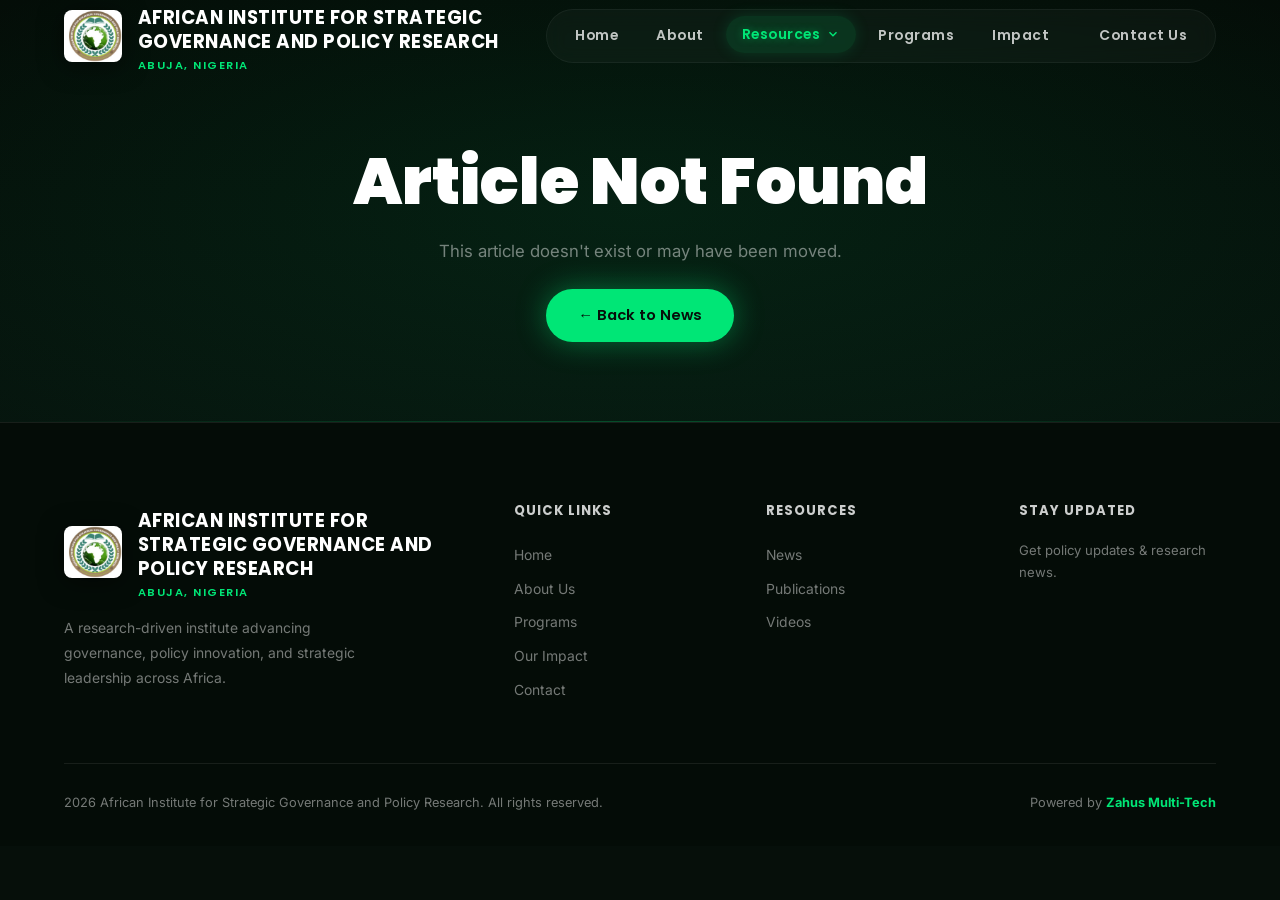
<file: article.html>
<!DOCTYPE html>
<html lang="en">

<head>
    <meta charset="UTF-8" />
    <meta name="viewport" content="width=device-width,initial-scale=1.0" />
    <title>Article — African Institute for Strategic Governance and Policy Research</title>
    <!-- Google Search Console Verification -->
    <meta name="google-site-verification" content="kpxqSwDE-SX_pO0rOLM9QsYnRwSs0oAshB_o0GFHURk" />
    <!-- SEO Metadata -->
    <meta name="description"
        content="Read full stories and in-depth articles on African Institute for Strategic Governance and Policy Research's youth climate campaigns across Bauchi State, Nigeria." />
    <meta name="keywords"
        content="climate article Nigeria, African Institute for Strategic Governance and Policy Research blog, Bauchi environmental stories, youth climate leadership news" />
    <meta name="author" content="African Institute for Strategic Governance and Policy Research" />
    <meta name="robots" content="index, follow" />
    <link rel="canonical" href="https://aisgpr.org/article.html" />

    <!-- Open Graph / Social Media Sharing -->
    <meta property="og:type" content="article" />
    <meta property="og:title" content="Article — African Institute for Strategic Governance and Policy Research" />
    <meta property="og:description" content="Read full stories from our climate campaigns." />
    <meta property="og:image" content="https://aisgpr.org/images/logo.jpg" />
    <meta property="og:url" content="https://aisgpr.org/article.html" />

    <!-- Twitter Cards -->
    <meta name="twitter:card" content="summary_large_image" />
    <meta name="twitter:title" content="Article — African Institute for Strategic Governance and Policy Research" />
    <meta name="twitter:description" content="Read full stories from our climate campaigns." />
    <meta name="twitter:image" content="https://aisgpr.org/images/logo.jpg" />
    <link rel="icon" href="images/logo.jpg" />
    <link rel="preconnect" href="https://fonts.googleapis.com" />
    <link rel="preconnect" href="https://fonts.gstatic.com" crossorigin />
    <link
        href="https://fonts.googleapis.com/css2?family=Poppins:wght@300;400;500;600;700;800;900&family=Inter:wght@400;500;600&display=swap"
        rel="stylesheet" />
    <link rel="stylesheet" href="css/style.css" />
</head>

<body>
    <!-- NAVBAR -->
    <header class="navbar" role="banner">
        <div class="container">
            <nav class="nav-inner">
                <a href="index.html" class="nav-logo">
                    <img src="images/logo.jpg" alt="African Institute for Strategic Governance and Policy Research Logo" class="logo-img" />
                    <div class="logo-wordmark">African Institute for Strategic Governance and Policy Research<em>Abuja, Nigeria</em></div>
                </a>
                <ul class="nav-links" role="list">
                    <li><a href="index.html">Home</a></li>
                    <li><a href="about.html">About</a></li>
                    <li class="nav-dropdown">
                        <button class="nav-dropdown-btn active" aria-expanded="false" aria-haspopup="true">Resources
                            <svg class="dropdown-caret" viewBox="0 0 24 24" width="14" height="14" fill="none"
                                stroke="currentColor" stroke-width="2.5">
                                <path d="m6 9 6 6 6-6" />
                            </svg>
                        </button>
                        <ul class="dropdown-menu" role="menu">
                            <li><a href="news.html" class="active" role="menuitem">News</a></li>
                            <li><a href="publications.html" role="menuitem">Publications</a></li>
                            <li><a href="videos.html" role="menuitem">Videos</a></li>
                        </ul>
                    </li>
                    <li><a href="programs.html">Programs</a></li>
                    <li><a href="impact.html">Impact</a></li>
                    
                    <li><a href="contact.html" class="btn btn-neon">Contact Us</a></li>
                </ul>
                <button class="hamburger" aria-label="Toggle menu"><span></span><span></span><span></span></button>
            </nav>
            <div class="mobile-nav">
                <a href="index.html">Home</a>
                <a href="about.html">About</a>
                <a href="news.html" class="active">News</a>
                <a href="publications.html">Publications</a>
                <a href="videos.html">Videos</a>
                <a href="programs.html">Programs</a>
                <a href="impact.html">Impact</a>
                
                <a href="contact.html" class="btn btn-neon">Contact Us</a>
            </div>
        </div>
    </header>

    <!-- Article content is injected here by articles.js -->
    <div id="article-root"></div>

    <footer class="footer">
        <div class="container">
            <div class="footer-grid">
                <div class="footer-brand">
                    <a href="index.html" class="nav-logo">
                        <img src="images/logo.jpg" alt="African Institute for Strategic Governance and Policy Research Logo" class="logo-img" />
                        <div class="logo-wordmark">African Institute for Strategic Governance and Policy Research<em>Abuja, Nigeria</em></div>
                    </a>
                    <p>A research-driven institute advancing governance, policy innovation, and strategic leadership across Africa.</p>
                </div>
                <nav class="footer-col">
                    <h4>Quick Links</h4>
                    <a href="index.html">Home</a><a href="about.html">About Us</a>
                    <a href="programs.html">Programs</a><a href="impact.html">Our Impact</a>
                    <a href="contact.html">Contact</a>
                </nav>
                <nav class="footer-col">
                    <h4>Resources</h4>
                    <a href="news.html">News</a>
                    <a href="publications.html">Publications</a>
                    <a href="videos.html">Videos</a>
                </nav>
                <div class="footer-col">
                    <h4>Stay Updated</h4>
                    <p style="font-size:.82rem;color:var(--text-muted);margin-bottom:0">Get policy updates &amp; research news.</p>
                </div>
            </div>
            <div class="footer-bottom">
                <p> 2026 African Institute for Strategic Governance and Policy Research. All rights reserved.</p>
                <p>Powered by <strong style="color:var(--green-neon)">Zahus Multi-Tech</strong></p>
            </div>
        </div>
    </footer>

    <script src="js/articles.js"></script>
    <script src="js/main.js" defer></script>
</body>

</html>
</file>
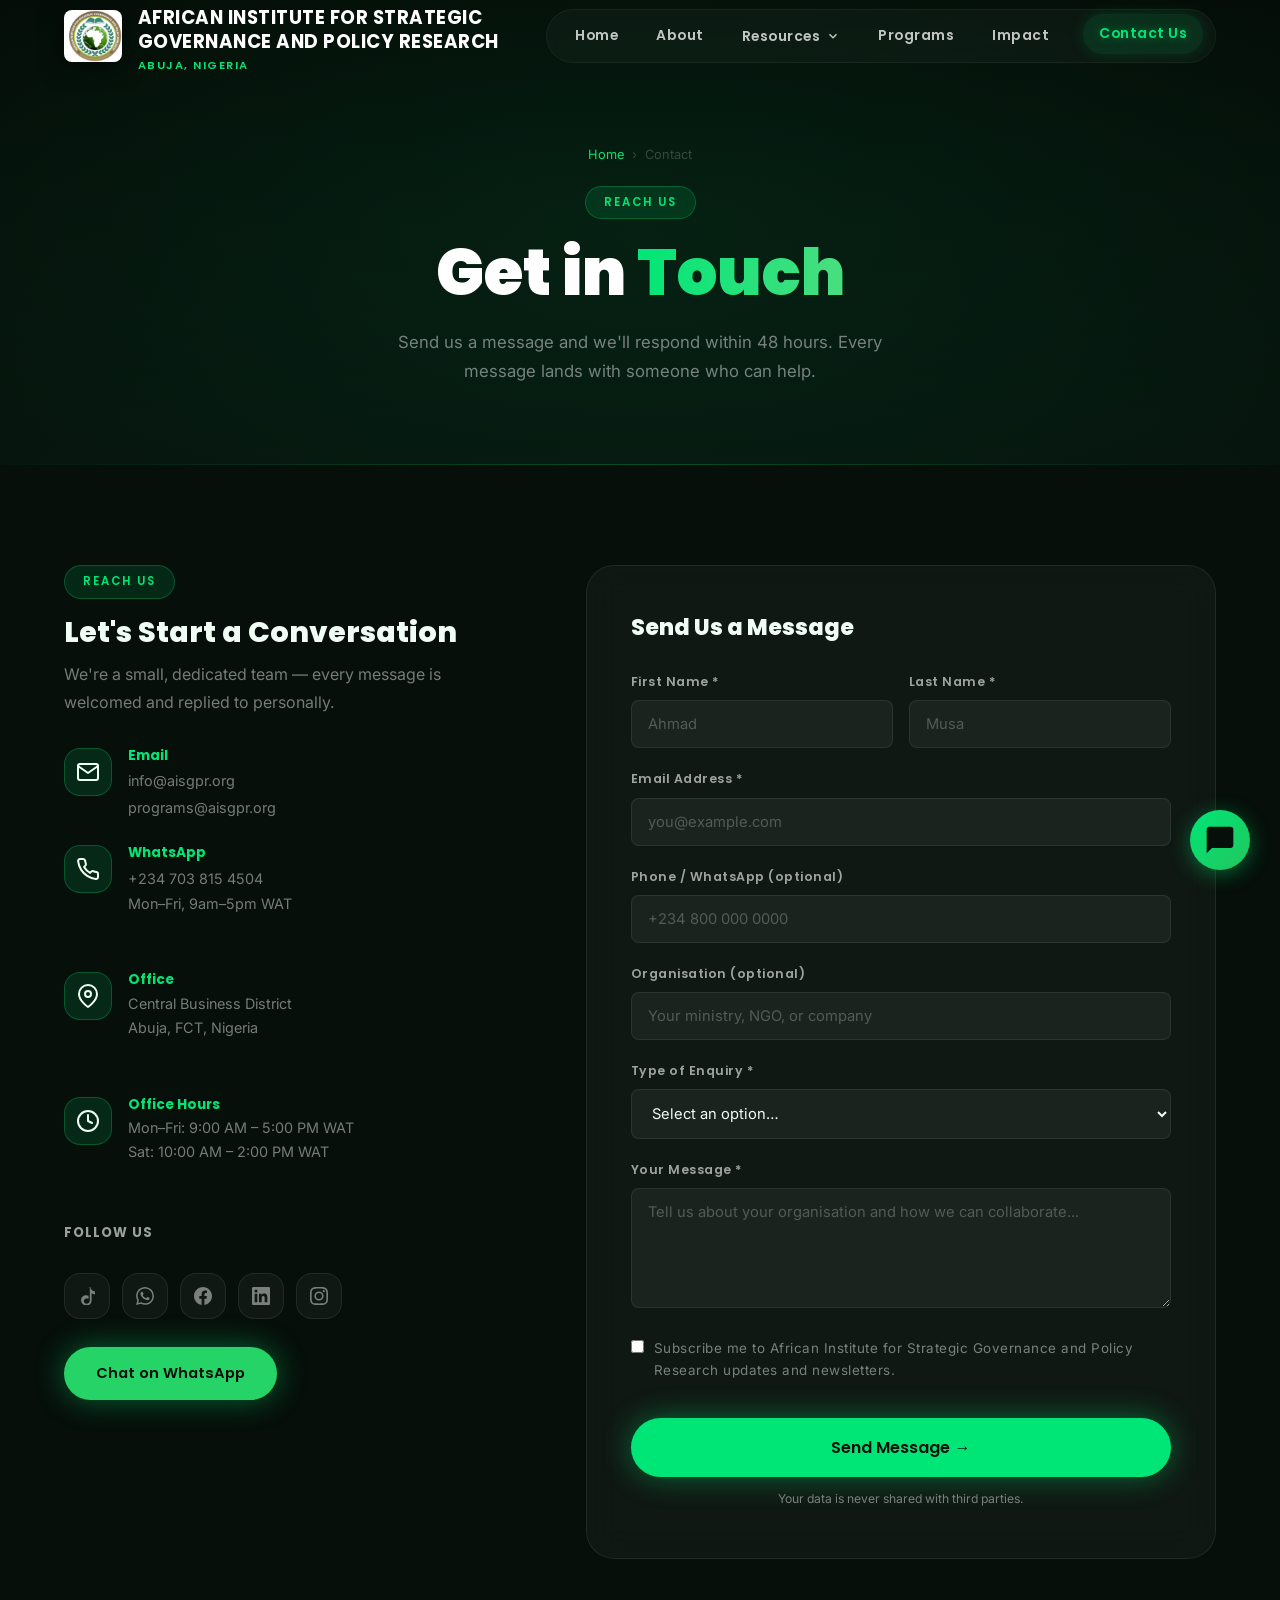
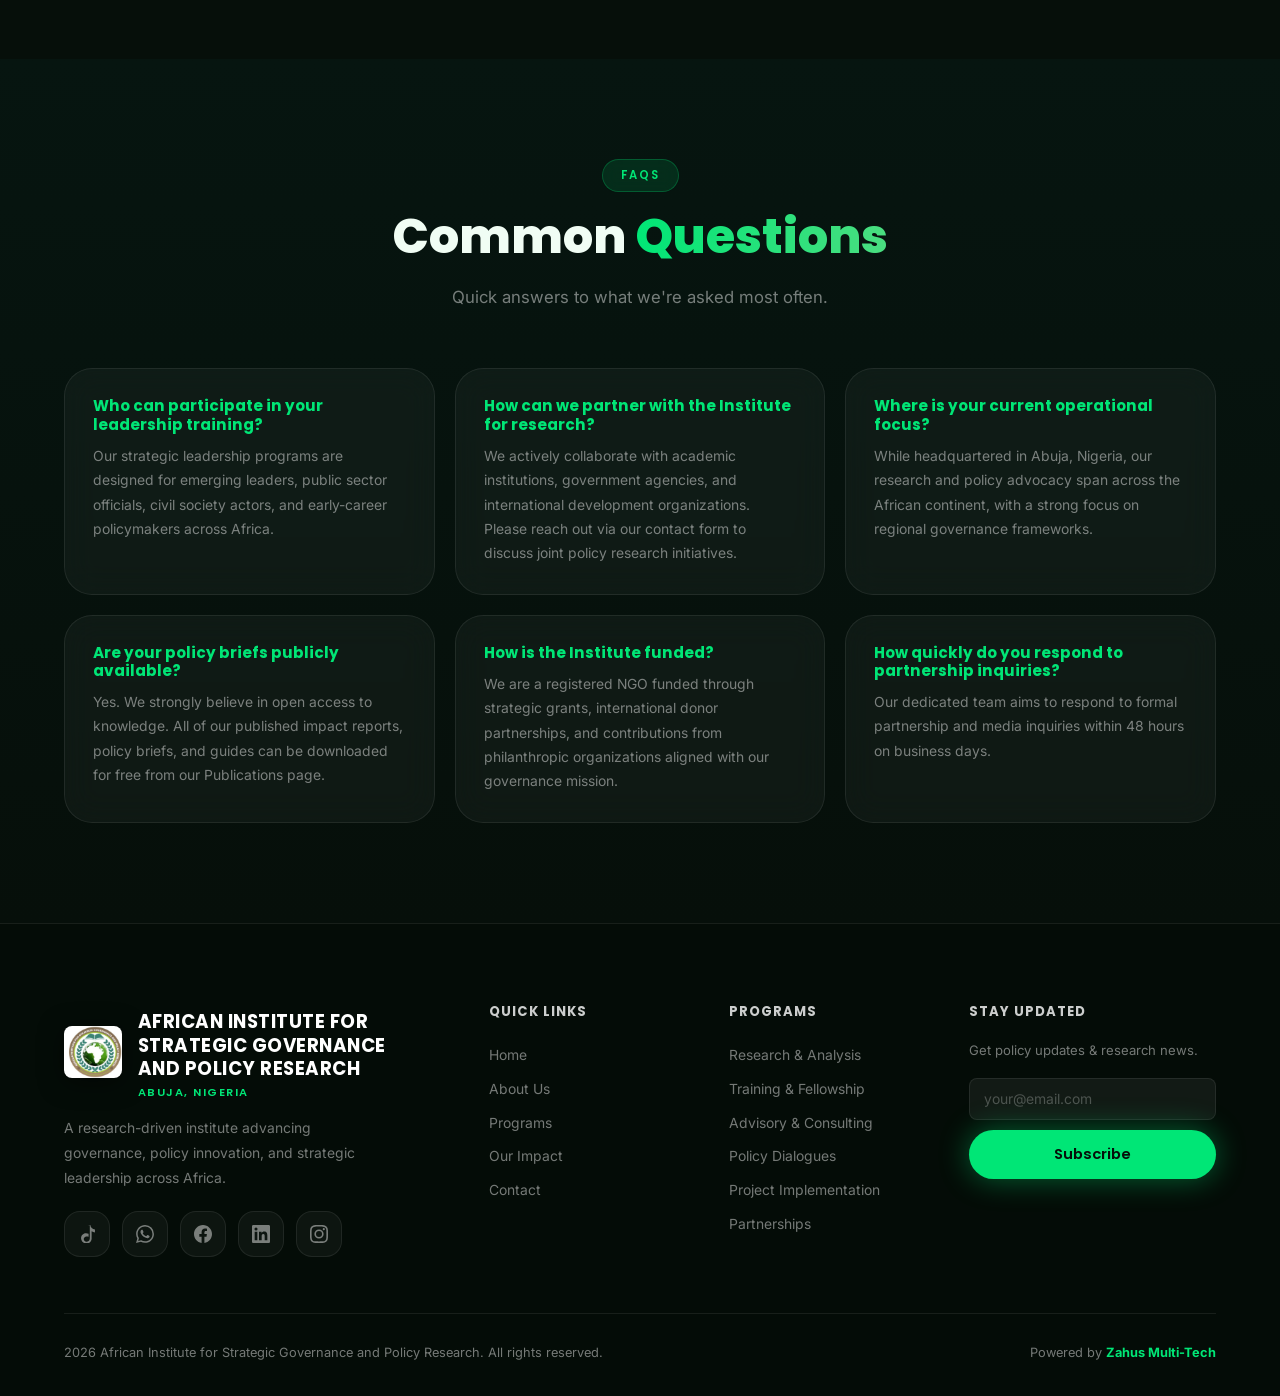
<file: contact.html>
<!DOCTYPE html>
<html lang="en">

<head>
    <meta charset="UTF-8" />
    <meta name="viewport" content="width=device-width,initial-scale=1.0" />
    <title>Contact Us — African Institute for Strategic Governance and Policy Research</title>
    <!-- Google Search Console Verification -->
    <meta name="google-site-verification" content="kpxqSwDE-SX_pO0rOLM9QsYnRwSs0oAshB_o0GFHURk" />
    <!-- SEO Metadata -->
    <meta name="description"
        content="Get in touch with African Institute for Strategic Governance and Policy Research — for partnerships, school registration, media inquiries, or general questions about our youth climate programs." />
    <meta name="keywords"
        content="Contact African Institute for Strategic Governance and Policy Research, partner with African Institute for Strategic Governance and Policy Research, climate NGO Nigeria contact, youth climate action Bauchi, school registration" />
    <meta name="author" content="African Institute for Strategic Governance and Policy Research" />
    <meta name="robots" content="index, follow" />
    <link rel="canonical" href="https://aisgpr.org/contact.html" />

    <!-- Open Graph / Social Media Sharing -->
    <meta property="og:type" content="website" />
    <meta property="og:title" content="Contact Us — African Institute for Strategic Governance and Policy Research" />
    <meta property="og:description"
        content="Get in touch for partnerships, school registration, or general questions." />
    <meta property="og:image" content="https://aisgpr.org/images/logo.jpg" />
    <meta property="og:url" content="https://aisgpr.org/contact.html" />

    <!-- Twitter Cards -->
    <meta name="twitter:card" content="summary_large_image" />
    <meta name="twitter:title" content="Contact Us — African Institute for Strategic Governance and Policy Research" />
    <meta name="twitter:description"
        content="Get in touch for partnerships, school registration, or general questions." />
    <meta name="twitter:image" content="https://aisgpr.org/images/logo.jpg" />
    <link rel="icon"
        href="data:image/svg+xml,<svg xmlns='http://www.w3.org/2000/svg' viewBox='0 0 100 100'><text y='.9em' font-size='90'></text></svg>" />
    <link rel="preconnect" href="https://fonts.googleapis.com" />
    <link rel="preconnect" href="https://fonts.gstatic.com" crossorigin />
    <link
        href="https://fonts.googleapis.com/css2?family=Poppins:wght@300;400;500;600;700;800;900&family=Inter:wght@400;500;600&display=swap"
        rel="stylesheet" />
    <link rel="stylesheet" href="css/style.css" />
</head>

<body>
    <!-- NAVBAR -->
    <header class="navbar" role="banner">
        <div class="container">
            <nav class="nav-inner">
                <a href="index.html" class="nav-logo">
                    <img src="images/logo.jpg" alt="African Institute for Strategic Governance and Policy Research Logo" class="logo-img" />
                    <div class="logo-wordmark">African Institute for Strategic Governance and Policy Research<em>Abuja, Nigeria</em></div>
                </a>
                <ul class="nav-links" role="list">
                    <li><a href="index.html">Home</a></li>
                    <li><a href="about.html">About</a></li>
                    <li class="nav-dropdown">
                        <button class="nav-dropdown-btn" aria-expanded="false" aria-haspopup="true">Resources <svg
                                class="dropdown-caret" viewBox="0 0 24 24" width="14" height="14" fill="none"
                                stroke="currentColor" stroke-width="2.5">
                                <path d="m6 9 6 6 6-6" />
                            </svg></button>
                        <ul class="dropdown-menu" role="menu">
                            <li><a href="news.html" role="menuitem"><svg viewBox="0 0 24 24" width="16" height="16"
                                        fill="none" stroke="currentColor" stroke-width="2" stroke-linecap="round"
                                        stroke-linejoin="round">
                                        <path
                                            d="M4 22h16a2 2 0 0 0 2-2V4a2 2 0 0 0-2-2H8a2 2 0 0 0-2 2v16a2 2 0 0 1-2 2Zm0 0a2 2 0 0 1-2-2v-9c0-1.1.9-2 2-2h2" />
                                        <path d="M18 14h-8M15 18h-5M10 6h8v4h-8V6Z" />
                                    </svg>News</a></li>
                            <li><a href="publications.html" role="menuitem"><svg viewBox="0 0 24 24" width="16"
                                        height="16" fill="none" stroke="currentColor" stroke-width="2"
                                        stroke-linecap="round" stroke-linejoin="round">
                                        <path d="M14 2H6a2 2 0 0 0-2 2v16a2 2 0 0 0 2 2h12a2 2 0 0 0 2-2V8z" />
                                        <path d="M14 2v6h6M16 13H8M16 17H8M10 9H8" />
                                    </svg>Publications</a></li>
                            <li><a href="videos.html" role="menuitem"><svg viewBox="0 0 24 24" width="16" height="16"
                                        fill="none" stroke="currentColor" stroke-width="2" stroke-linecap="round"
                                        stroke-linejoin="round">
                                        <polygon points="23 7 16 12 23 17 23 7" />
                                        <rect x="1" y="5" width="15" height="14" rx="2" ry="2" />
                                    </svg>Videos</a></li>
                        </ul>
                    </li>
                    <li><a href="programs.html">Programs</a></li>
                    <li><a href="impact.html">Impact</a></li>
                    
                    <li><a href="contact.html" class="btn btn-neon active">Contact Us</a></li>
                </ul>
                <button class="hamburger" aria-label="Toggle menu"><span></span><span></span><span></span></button>
            </nav>
            <div class="mobile-nav">
                <a href="index.html">Home</a>
                <a href="about.html">About</a>
                <a href="news.html">News</a>
                <a href="publications.html">Publications</a>
                <a href="videos.html">Videos</a>
                <a href="programs.html">Programs</a>
                <a href="impact.html">Impact</a>
                
                <a href="contact.html" class="btn btn-neon active">Contact Us</a>
            </div>
        </div>
    </header>

    <main>
        <section class="page-hero">
            <div class="container" style="position:relative;z-index:2">
                <nav class="breadcrumb"><a href="index.html">Home</a><span>›</span><span>Contact</span></nav>
                <span class="chip" style="justify-content:center;display:inline-flex"> Reach Us</span>
                <h1>Get in <span
                        style="background:linear-gradient(90deg,var(--green-neon),var(--green-bright));-webkit-background-clip:text;-webkit-text-fill-color:transparent;background-clip:text">Touch</span>
                </h1>
                <p>Send us a message and we'll respond within 48 hours. Every message lands with someone who can help.
                </p>
            </div>
        </section>

        <section>
            <div class="container">
                <div class="contact-grid">

                    <!-- Contact Info -->
                    <div class="contact-info reveal-left">
                        <span class="chip">Reach Us</span>
                        <h2>Let's Start a <span class="accent">Conversation</span></h2>
                        <p>We're a small, dedicated team — every message is welcomed and replied to personally.</p>

                        <div class="contact-row">
                            <div class="c-icon">
                                <svg viewBox="0 0 24 24" width="24" height="24" fill="none" stroke="currentColor"
                                    stroke-width="2" stroke-linecap="round" stroke-linejoin="round">
                                    <rect x="2" y="4" width="20" height="16" rx="2" ry="2"></rect>
                                    <path d="M22 6l-10 7L2 6"></path>
                                </svg>
                            </div>
                            <div class="c-detail">
                                <h4>Email</h4>
                                <a href="mailto:info@aisgpr.ng">info@aisgpr.org</a><br />
                                <a href="mailto:programs@aisgpr.ng">programs@aisgpr.org</a>
                            </div>
                        </div>

                        <div class="contact-row">
                            <div class="c-icon">
                                <svg viewBox="0 0 24 24" width="24" height="24" fill="none" stroke="currentColor"
                                    stroke-width="2" stroke-linecap="round" stroke-linejoin="round">
                                    <path
                                        d="M22 16.92v3a2 2 0 0 1-2.18 2 19.79 19.79 0 0 1-8.63-3.07 19.5 19.5 0 0 1-6-6 19.79 19.79 0 0 1-3.07-8.67A2 2 0 0 1 4.11 2h3a2 2 0 0 1 2 1.72 12.84 12.84 0 0 0 .7 2.81 2 2 0 0 1-.45 2.11L8.09 9.91a16 16 0 0 0 6 6l1.27-1.27a2 2 0 0 1 2.11-.45 12.84 12.84 0 0 0 2.81.7A2 2 0 0 1 22 16.92z">
                                    </path>
                                </svg>
                            </div>
                            <div class="c-detail">
                                <h4>WhatsApp</h4>
                                <a href="https://wa.me/2347038154504">+234 703 815 4504</a>
                                <p>Mon–Fri, 9am–5pm WAT</p>
                            </div>
                        </div>

                        <div class="contact-row">
                            <div class="c-icon">
                                <svg viewBox="0 0 24 24" width="24" height="24" fill="none" stroke="currentColor"
                                    stroke-width="2" stroke-linecap="round" stroke-linejoin="round">
                                    <path d="M21 10c0 7-9 13-9 13s-9-6-9-13a9 9 0 0 1 18 0z"></path>
                                    <circle cx="12" cy="10" r="3"></circle>
                                </svg>
                            </div>
                            <div class="c-detail">
                                <h4>Office</h4>
                                <p>Central Business District<br />Abuja, FCT, Nigeria</p>
                            </div>
                        </div>

                        <div class="contact-row">
                            <div class="c-icon">
                                <svg viewBox="0 0 24 24" width="24" height="24" fill="none" stroke="currentColor"
                                    stroke-width="2" stroke-linecap="round" stroke-linejoin="round">
                                    <circle cx="12" cy="12" r="10"></circle>
                                    <polyline points="12 6 12 12 16 14"></polyline>
                                </svg>
                            </div>
                            <div class="c-detail">
                                <h4>Office Hours</h4>
                                <p>Mon–Fri: 9:00 AM – 5:00 PM WAT<br />Sat: 10:00 AM – 2:00 PM WAT</p>
                            </div>
                        </div>

                        <h4
                            style="font-family:'Poppins',sans-serif;font-size:.82rem;font-weight:700;color:rgba(255,255,255,.6);margin:28px 0 12px;letter-spacing:1px;text-transform:uppercase">
                            Follow Us</h4>
                        <div class="social-row">
                            <a href="#" class="soc-btn"
                                aria-label="TikTok" target="_blank" rel="noopener">
                                <svg viewBox="0 0 24 24" width="18" height="18" fill="currentColor">
                                    <path
                                        d="M12.525.02c1.31-.02 2.61-.01 3.91.04.15 1.53.85 3.01 1.95 4.09 1.12 1.09 2.66 1.72 4.25 1.79v3.96c-1.57-.02-3.13-.53-4.45-1.42-.01 3.25.01 6.5-.02 9.75-.11 2.53-1.6 4.88-3.87 5.92-2.31 1.05-5.06.77-7.14-.73-2.07-1.49-3.26-4.04-3.08-6.57.17-2.32 1.63-4.41 3.73-5.3 2-.85 4.39-.77 6.32.22l-.02 4.05c-1.22-.64-2.73-.78-4.02-.32-1.34.48-2.32 1.72-2.39 3.16-.06 1.48.87 2.87 2.26 3.4 1.4.53 3.06.27 4.19-.66 1.08-.89 1.65-2.28 1.63-3.71-.03-5.83-.02-11.66-.02-17.49z" />
                                </svg>
                            </a>
                            <a href="#" class="soc-btn" aria-label="WhatsApp" target="_blank"
                                rel="noopener">
                                <svg viewBox="0 0 24 24" width="18" height="18" fill="currentColor">
                                    <path
                                        d="M17.472 14.382c-.297-.149-1.758-.867-2.03-.967-.273-.099-.471-.148-.67.15-.197.297-.767.966-.94 1.164-.173.199-.347.223-.644.075-.297-.15-1.255-.463-2.39-1.475-.883-.788-1.48-1.761-1.653-2.059-.173-.297-.018-.458.13-.606.134-.133.298-.347.446-.52.149-.174.198-.298.298-.497.099-.198.05-.371-.025-.52-.075-.149-.669-1.612-.916-2.207-.242-.579-.487-.5-.669-.51a12.8 12.8 0 0 0-.57-.01c-.198 0-.52.074-.792.372-.272.297-1.04 1.016-1.04 2.479 0 1.462 1.065 2.875 1.213 3.074.149.198 2.096 3.2 5.077 4.487.709.306 1.262.489 1.694.625.712.227 1.36.195 1.871.118.571-.085 1.758-.719 2.006-1.413.248-.694.248-1.289.173-1.413-.074-.124-.272-.198-.57-.347m-5.421 7.403h-.004a9.87 9.87 0 0 1-5.031-1.378l-.361-.214-3.741.982.998-3.648-.235-.374a9.86 9.86 0 0 1-1.51-5.26c.001-5.45 4.436-9.884 9.888-9.884 2.64 0 5.122 1.03 6.988 2.898a9.825 9.825 0 0 1 2.893 6.994c-.003 5.45-4.437 9.884-9.885 9.884m8.413-18.297A11.815 11.815 0 0 0 12.05 0C5.495 0 .16 5.335.157 11.892c0 2.096.547 4.142 1.588 5.945L.057 24l6.305-1.654a11.882 11.882 0 0 0 5.683 1.448h.005c6.554 0 11.89-5.335 11.893-11.893a11.821 11.821 0 0 0-3.48-8.413Z" />
                                </svg>
                            </a>
                            <a href="#" class="soc-btn" aria-label="Facebook"
                                target="_blank" rel="noopener">
                                <svg viewBox="0 0 24 24" width="18" height="18" fill="currentColor">
                                    <path
                                        d="M24 12.073C24 5.405 18.627 0 12 0S0 5.405 0 12.073C0 18.1 4.388 23.094 10.125 24v-8.437H7.078v-3.49h3.047V9.41c0-3.025 1.791-4.697 4.533-4.697 1.312 0 2.686.235 2.686.235v2.97h-1.513c-1.491 0-1.956.93-1.956 1.874v2.25h3.328l-.532 3.49h-2.796V24C19.612 23.094 24 18.1 24 12.073Z" />
                                </svg>
                            </a>
                            <a href="#" class="soc-btn"
                                aria-label="LinkedIn" target="_blank" rel="noopener">
                                <svg viewBox="0 0 24 24" width="18" height="18" fill="currentColor">
                                    <path
                                        d="M20.447 20.452h-3.554v-5.569c0-1.328-.027-3.037-1.852-3.037-1.853 0-2.136 1.445-2.136 2.939v5.667H9.351V9h3.414v1.561h.046c.477-.9 1.637-1.85 3.37-1.85 3.601 0 4.267 2.37 4.267 5.455v6.286zM5.337 7.433a2.062 2.062 0 0 1-2.063-2.065 2.064 2.064 0 1 1 2.063 2.065zm1.782 13.019H3.555V9h3.564v11.452zM22.225 0H1.771C.792 0 0 .774 0 1.729v20.542C0 23.227.792 24 1.771 24h20.451C23.2 24 24 23.227 24 22.271V1.729C24 .774 23.2 0 22.222 0h.003z" />
                                </svg>
                            </a>
                            <a href="#" class="soc-btn"
                                aria-label="Instagram" target="_blank" rel="noopener">
                                <svg viewBox="0 0 24 24" width="18" height="18" fill="currentColor">
                                    <path
                                        d="M12 2.163c3.204 0 3.584.012 4.85.07 3.252.148 4.771 1.691 4.919 4.919.058 1.265.069 1.645.069 4.849 0 3.205-.012 3.584-.069 4.849-.149 3.225-1.664 4.771-4.919 4.919-1.266.058-1.644.07-4.85.07-3.204 0-3.584-.012-4.849-.07-3.26-.149-4.771-1.699-4.919-4.92-.058-1.265-.07-1.644-.07-4.849 0-3.204.013-3.583.07-4.849.149-3.227 1.664-4.771 4.919-4.919 1.266-.057 1.645-.069 4.849-.069zM12 0C8.741 0 8.333.014 7.053.072 2.695.272.273 2.69.073 7.052.014 8.333 0 8.741 0 12c0 3.259.014 3.668.072 4.948.2 4.358 2.618 6.78 6.98 6.98C8.333 23.986 8.741 24 12 24c3.259 0 3.668-.014 4.948-.072 4.354-.2 6.782-2.618 6.979-6.98.059-1.28.073-1.689.073-4.948 0-3.259-.014-3.667-.072-4.947-.196-4.354-2.617-6.78-6.979-6.98C15.668.014 15.259 0 12 0zm0 5.838a6.162 6.162 0 1 0 0 12.324 6.162 6.162 0 0 0 0-12.324zM12 16a4 4 0 1 1 0-8 4 4 0 0 1 0 8zm6.406-11.845a1.44 1.44 0 1 0 0 2.881 1.44 1.44 0 0 0 0-2.881z" />
                                </svg>
                            </a>
                        </div>


                        <a href="https://wa.me/2347038154504?text=Hi%2C%20I%27m%20interested%20in%20AISGPR"
                            class="btn wa-btn btn-neon" style="margin-top:28px" target="_blank"
                            rel="noopener noreferrer" id="waBtn">
                            Chat on WhatsApp
                        </a>
                    </div>

                    <!-- Contact Form -->
                    <div class="reveal-right">
                        <form class="contact-form" id="contactForm" novalidate>
                            <input type="hidden" name="accessKey" value="sf_dbbhd68hhejncnbc81ch80j9">
                            <input type="hidden" name="subject" value="New Contact Form Submission - African Institute for Strategic Governance and Policy Research">
                            <h3>Send Us a Message <span style="color:var(--green-neon)"></span></h3>

                            <div class="form-row">
                                <div class="form-group">
                                    <label for="firstName">First Name *</label>
                                    <input type="text" id="firstName" name="firstName" placeholder="Ahmad" required
                                        autocomplete="given-name" />
                                </div>
                                <div class="form-group">
                                    <label for="lastName">Last Name *</label>
                                    <input type="text" id="lastName" name="lastName" placeholder="Musa" required
                                        autocomplete="family-name" />
                                </div>
                            </div>

                            <div class="form-group">
                                <label for="email">Email Address *</label>
                                <input type="email" id="email" name="replyTo" placeholder="you@example.com" required
                                    autocomplete="email" />
                            </div>

                            <div class="form-group">
                                <label for="phone">Phone / WhatsApp (optional)</label>
                                <input type="tel" id="phone" name="phone" placeholder="+234 800 000 0000"
                                    autocomplete="tel" />
                            </div>

                            <div class="form-group">
                                <label for="organisation">Organisation (optional)</label>
                                <input type="text" id="organisation" name="organisation"
                                    placeholder="Your ministry, NGO, or company" />
                            </div>

                            <div class="form-group">
                                <label for="enquiryType">Type of Enquiry *</label>
                                <select id="enquiryType" name="enquiryType" required>
                                    <option value="" disabled selected>Select an option…</option>
                                    <option value="research">Commission Research</option>
                                    <option value="fellowship">Fellowship / Training Program</option>
                                    <option value="partnership">Strategic Partnership</option>
                                    <option value="government">Government / Policy Consultation</option>
                                    <option value="media">Media / Press</option>
                                    <option value="general">General Enquiry</option>
                                </select>
                            </div>

                            <div class="form-group">
                                <label for="message">Your Message *</label>
                                <textarea id="message" name="message" rows="5"
                                    placeholder="Tell us about your organisation and how we can collaborate..."
                                    required></textarea>
                            </div>

                            <div class="form-group"
                                style="display:flex;align-items:flex-start;gap:10px;margin-bottom:28px">
                                <input type="hidden" name="accessKey" value="sf_dbbhd68hhejncnbc81ch80j9">
                                <input type="checkbox" id="newsletter" name="newsletter"
                                    style="width:auto;margin-top:3px;accent-color:var(--green-neon)" />
                                <label for="newsletter"
                                    style="font-family:'Inter',sans-serif;font-size:.84rem;font-weight:400;color:var(--text-muted);cursor:pointer">Subscribe
                                    me to African Institute for Strategic Governance and Policy Research updates and newsletters.</label>
                            </div>

                            <button type="submit" class="btn btn-neon btn-lg" style="width:100%;justify-content:center"
                                id="sendBtn">
                                Send Message →
                            </button>
                            <p style="font-size:.76rem;color:var(--text-muted);margin-top:12px;text-align:center">Your
                                data is never shared with third parties.</p>
                        </form>
                    </div>

                </div>
            </div>
        </section>

        <!-- FAQ -->
        <section class="bg-alt">
            <div class="container">
                <div class="text-center">
                    <span class="chip reveal"> FAQs</span>
                    <h2 class="section-title reveal">Common <span class="accent">Questions</span></h2>
                    <p class="section-sub reveal">Quick answers to what we're asked most often.</p>
                </div>
                <div class="faq-grid">
                    <div class="glass-card faq-item reveal delay-1">
                        <h4>Who can participate in your leadership training?</h4>
                        <p>Our strategic leadership programs are designed for emerging leaders, public sector officials, civil society actors, and early-career policymakers across Africa.</p>
                    </div>
                    <div class="glass-card faq-item reveal delay-2">
                        <h4>How can we partner with the Institute for research?</h4>
                        <p>We actively collaborate with academic institutions, government agencies, and international development organizations. Please reach out via our contact form to discuss joint policy research initiatives.</p>
                    </div>
                    <div class="glass-card faq-item reveal delay-3">
                        <h4>Where is your current operational focus?</h4>
                        <p>While headquartered in Abuja, Nigeria, our research and policy advocacy span across the African continent, with a strong focus on regional governance frameworks.</p>
                    </div>
                    <div class="glass-card faq-item reveal delay-4">
                        <h4>Are your policy briefs publicly available?</h4>
                        <p>Yes. We strongly believe in open access to knowledge. All of our published impact reports, policy briefs, and guides can be downloaded for free from our Publications page.</p>
                    </div>
                    <div class="glass-card faq-item reveal delay-5">
                        <h4>How is the Institute funded?</h4>
                        <p>We are a registered NGO funded through strategic grants, international donor partnerships, and contributions from philanthropic organizations aligned with our governance mission.</p>
                    </div>
                    <div class="glass-card faq-item reveal delay-6">
                        <h4>How quickly do you respond to partnership inquiries?</h4>
                        <p>Our dedicated team aims to respond to formal partnership and media inquiries within 48 hours on business days.</p>
                    </div>
                </div>
            </div>
        </section>
    </main>

    <footer class="footer">
        <div class="container">
            <div class="footer-grid">
                <div class="footer-brand">
                    <a href="index.html" class="nav-logo">
                        <img src="images/logo.jpg" alt="African Institute for Strategic Governance and Policy Research Logo" class="logo-img" />
                        <div class="logo-wordmark">African Institute for Strategic Governance and Policy Research<em>Abuja, Nigeria</em></div>
                    </a>
                    <p>A research-driven institute advancing governance, policy innovation, and strategic leadership across Africa.</p>
                    <div class="footer-social" style="margin-top:20px">
                        <!--  PASTE YOUR SOCIAL LINKS BELOW -->
                        <a href="#" class="soc-btn" aria-label="TikTok" target="_blank" rel="noopener">
                            <svg viewBox="0 0 24 24" width="18" height="18" fill="currentColor">
                                <path
                                    d="M12.525.02c1.31-.02 2.61-.01 3.91.04.15 1.53.85 3.01 1.95 4.09 1.12 1.09 2.66 1.72 4.25 1.79v3.96c-1.57-.02-3.13-.53-4.45-1.42-.01 3.25.01 6.5-.02 9.75-.11 2.53-1.6 4.88-3.87 5.92-2.31 1.05-5.06.77-7.14-.73-2.07-1.49-3.26-4.04-3.08-6.57.17-2.32 1.63-4.41 3.73-5.3 2-.85 4.39-.77 6.32.22l-.02 4.05c-1.22-.64-2.73-.78-4.02-.32-1.34.48-2.32 1.72-2.39 3.16-.06 1.48.87 2.87 2.26 3.4 1.4.53 3.06.27 4.19-.66 1.08-.89 1.65-2.28 1.63-3.71-.03-5.83-.02-11.66-.02-17.49z" />
                            </svg>
                        </a>
                        <a href="#" class="soc-btn" aria-label="WhatsApp" target="_blank" rel="noopener">
                            <svg viewBox="0 0 24 24" width="18" height="18" fill="currentColor">
                                <path
                                    d="M17.472 14.382c-.297-.149-1.758-.867-2.03-.967-.273-.099-.471-.148-.67.15-.197.297-.767.966-.94 1.164-.173.199-.347.223-.644.075-.297-.15-1.255-.463-2.39-1.475-.883-.788-1.48-1.761-1.653-2.059-.173-.297-.018-.458.13-.606.134-.133.298-.347.446-.52.149-.174.198-.298.298-.497.099-.198.05-.371-.025-.52-.075-.149-.669-1.612-.916-2.207-.242-.579-.487-.5-.669-.51a12.8 12.8 0 0 0-.57-.01c-.198 0-.52.074-.792.372-.272.297-1.04 1.016-1.04 2.479 0 1.462 1.065 2.875 1.213 3.074.149.198 2.096 3.2 5.077 4.487.709.306 1.262.489 1.694.625.712.227 1.36.195 1.871.118.571-.085 1.758-.719 2.006-1.413.248-.694.248-1.289.173-1.413-.074-.124-.272-.198-.57-.347m-5.421 7.403h-.004a9.87 9.87 0 0 1-5.031-1.378l-.361-.214-3.741.982.998-3.648-.235-.374a9.86 9.86 0 0 1-1.51-5.26c.001-5.45 4.436-9.884 9.888-9.884 2.64 0 5.122 1.03 6.988 2.898a9.825 9.825 0 0 1 2.893 6.994c-.003 5.45-4.437 9.884-9.885 9.884m8.413-18.297A11.815 11.815 0 0 0 12.05 0C5.495 0 .16 5.335.157 11.892c0 2.096.547 4.142 1.588 5.945L.057 24l6.305-1.654a11.882 11.882 0 0 0 5.683 1.448h.005c6.554 0 11.89-5.335 11.893-11.893a11.821 11.821 0 0 0-3.48-8.413Z" />
                            </svg>
                        </a>
                        <a href="https://facebook.com/YOUR-PAGE" class="soc-btn" aria-label="Facebook" target="_blank"
                            rel="noopener"><svg viewBox="0 0 24 24" width="18" height="18" fill="currentColor">
                                <path
                                    d="M24 12.073C24 5.405 18.627 0 12 0S0 5.405 0 12.073C0 18.1 4.388 23.094 10.125 24v-8.437H7.078v-3.49h3.047V9.41c0-3.025 1.791-4.697 4.533-4.697 1.312 0 2.686.235 2.686.235v2.97h-1.513c-1.491 0-1.956.93-1.956 1.874v2.25h3.328l-.532 3.49h-2.796V24C19.612 23.094 24 18.1 24 12.073Z" />
                            </svg></a>
                        <a href="https://linkedin.com/company/YOUR-PAGE" class="soc-btn" aria-label="LinkedIn"
                            target="_blank" rel="noopener"><svg viewBox="0 0 24 24" width="18" height="18"
                                fill="currentColor">
                                <path
                                    d="M20.447 20.452h-3.554v-5.569c0-1.328-.027-3.037-1.852-3.037-1.853 0-2.136 1.445-2.136 2.939v5.667H9.351V9h3.414v1.561h.046c.477-.9 1.637-1.85 3.37-1.85 3.601 0 4.267 2.37 4.267 5.455v6.286zM5.337 7.433a2.062 2.062 0 0 1-2.063-2.065 2.064 2.064 0 1 1 2.063 2.065zm1.782 13.019H3.555V9h3.564v11.452zM22.225 0H1.771C.792 0 0 .774 0 1.729v20.542C0 23.227.792 24 1.771 24h20.451C23.2 24 24 23.227 24 22.271V1.729C24 .774 23.2 0 22.222 0h.003z" />
                            </svg></a>
                        <a href="https://instagram.com/YOUR-HANDLE" class="soc-btn" aria-label="Instagram"
                            target="_blank" rel="noopener"><svg viewBox="0 0 24 24" width="18" height="18"
                                fill="currentColor">
                                <path
                                    d="M12 2.163c3.204 0 3.584.012 4.85.07 3.252.148 4.771 1.691 4.919 4.919.058 1.265.069 1.645.069 4.849 0 3.205-.012 3.584-.069 4.849-.149 3.225-1.664 4.771-4.919 4.919-1.266.058-1.644.07-4.85.07-3.204 0-3.584-.012-4.849-.07-3.26-.149-4.771-1.699-4.919-4.92-.058-1.265-.07-1.644-.07-4.849 0-3.204.013-3.583.07-4.849.149-3.227 1.664-4.771 4.919-4.919 1.266-.057 1.645-.069 4.849-.069zM12 0C8.741 0 8.333.014 7.053.072 2.695.272.273 2.69.073 7.052.014 8.333 0 8.741 0 12c0 3.259.014 3.668.072 4.948.2 4.358 2.618 6.78 6.98 6.98C8.333 23.986 8.741 24 12 24c3.259 0 3.668-.014 4.948-.072 4.354-.2 6.782-2.618 6.979-6.98.059-1.28.073-1.689.073-4.948 0-3.259-.014-3.667-.072-4.947-.196-4.354-2.617-6.78-6.979-6.98C15.668.014 15.259 0 12 0zm0 5.838a6.162 6.162 0 1 0 0 12.324 6.162 6.162 0 0 0 0-12.324zM12 16a4 4 0 1 1 0-8 4 4 0 0 1 0 8zm6.406-11.845a1.44 1.44 0 1 0 0 2.881 1.44 1.44 0 0 0 0-2.881z" />
                            </svg></a>
                    </div>
                </div>
                <nav class="footer-col">
                    <h4>Quick Links</h4>
                    <a href="index.html">Home</a>
                    <a href="about.html">About Us</a>
                    <a href="programs.html">Programs</a>
                    <a href="impact.html">Our Impact</a>
                    
                    <a href="contact.html">Contact</a>
                </nav>
                <nav class="footer-col">
                    <h4>Programs</h4>
                    <a href="programs.html#research">Research & Analysis</a>
                    <a href="programs.html#training">Training & Fellowship</a>
                    <a href="programs.html#advisory">Advisory & Consulting</a>
                    <a href="programs.html#conferences">Policy Dialogues</a>
                    <a href="programs.html#implementation">Project Implementation</a>
                    <a href="programs.html#partnerships">Partnerships</a>
                </nav>
                <div class="footer-col">
                    <h4>Stay Updated</h4>
                    <p style="font-size:.82rem;color:var(--text-muted);margin-bottom:0">Get policy updates &amp; research news.</p>
                    <form class="newsletter-input-wrap">
                        <input type="email" placeholder="your@email.com" required aria-label="Email address" />
                        <button type="submit" class="btn btn-neon" style="justify-content:center">Subscribe</button>
                    </form>
                </div>
            </div>
            <div class="footer-bottom">
                <p> 2026 African Institute for Strategic Governance and Policy Research. All rights reserved.</p>
                <p>Powered by <strong style="color:var(--green-neon)">Zahus Multi-Tech</strong></p>
            </div>
        </div>
    </footer>
    <script src="js/main.js?v=3" defer></script>

    <!-- AI Assistant Chatbot -->
    <script src="js/chatbot.js" defer></script>
</body>

</html>
</file>
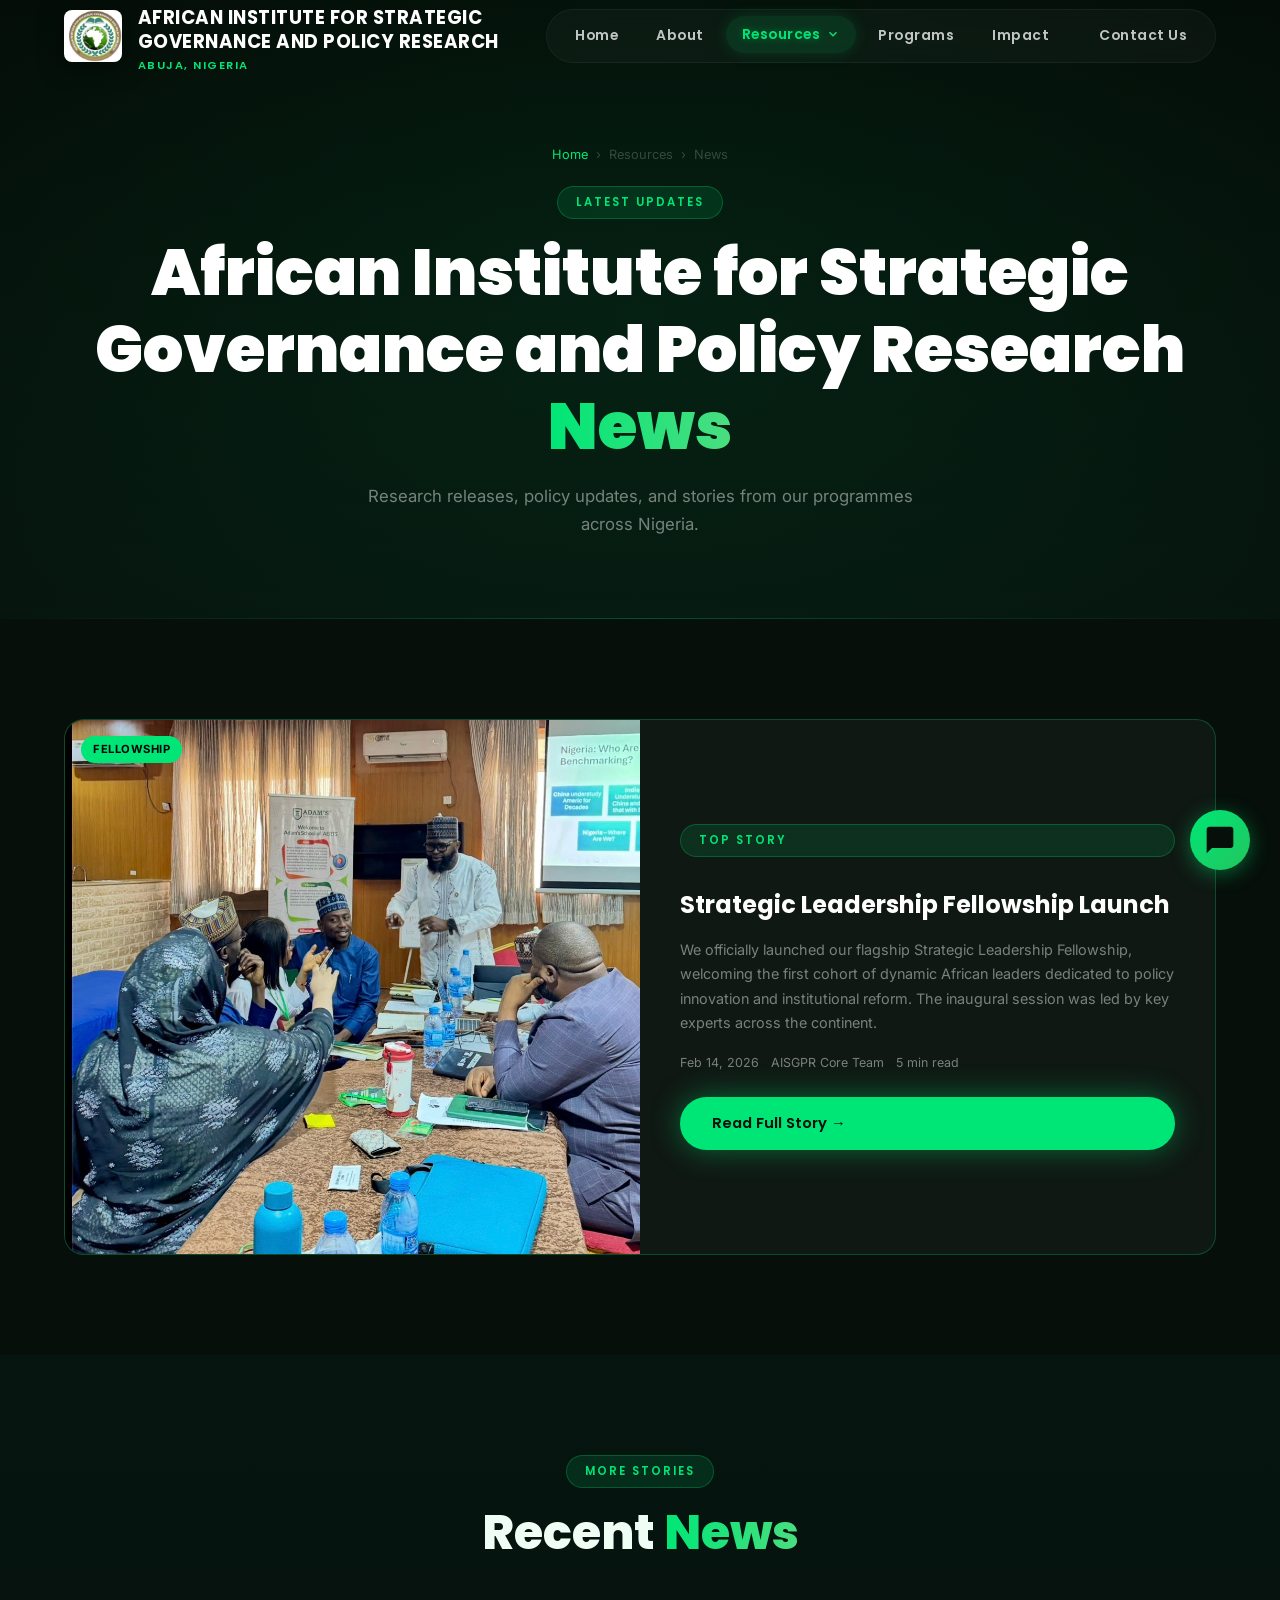
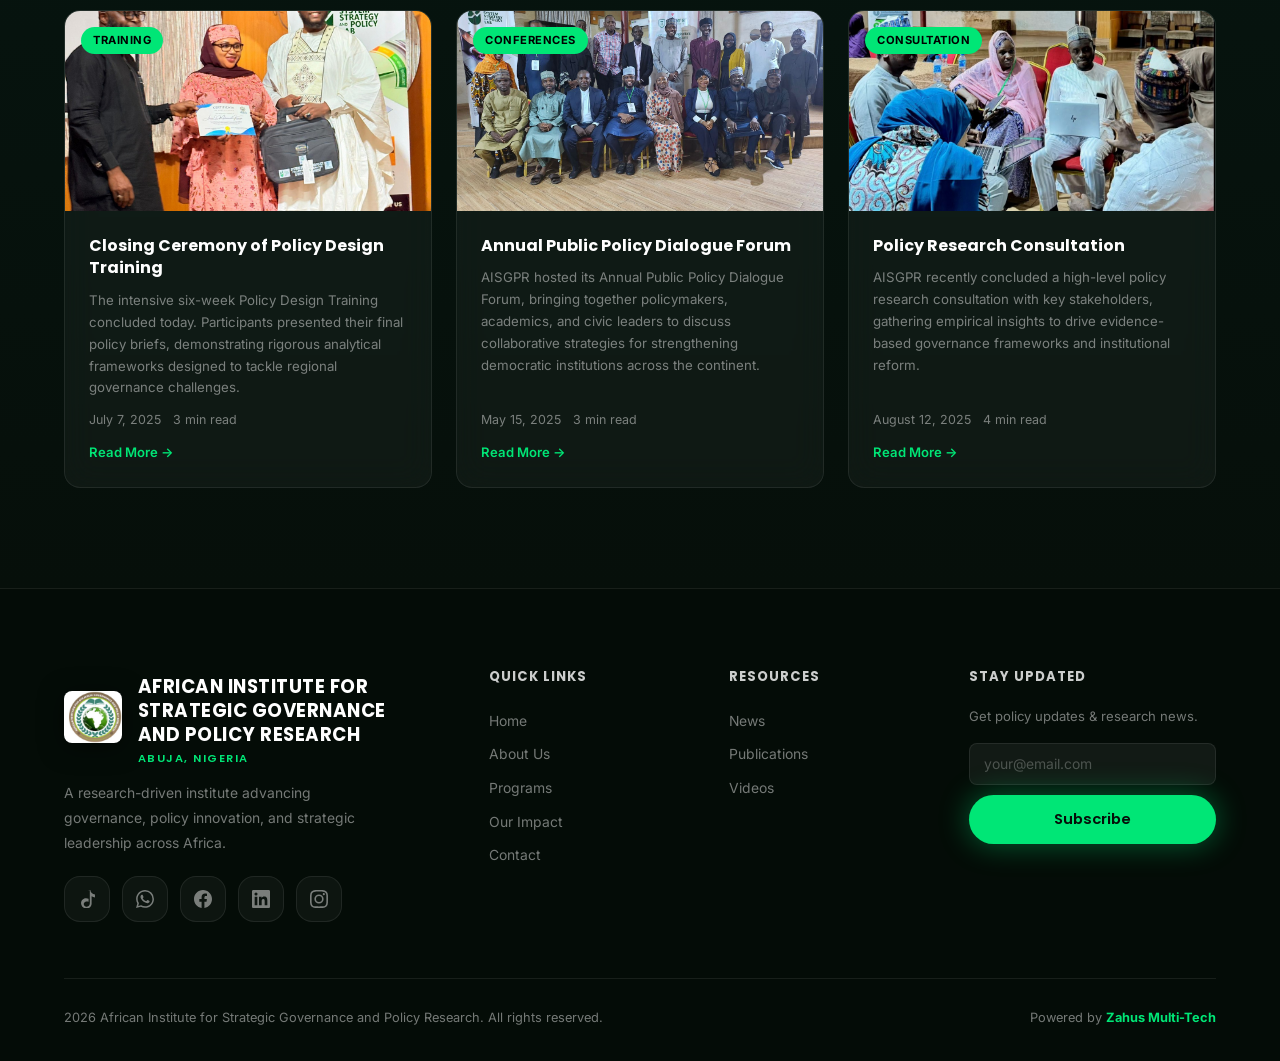
<file: news.html>
<!DOCTYPE html>
<html lang="en">

<head>
    <meta charset="UTF-8" />
    <meta name="viewport" content="width=device-width,initial-scale=1.0" />
    <title>News — African Institute for Strategic Governance and Policy Research</title>
    <!-- Google Search Console Verification -->
    <meta name="google-site-verification" content="kpxqSwDE-SX_pO0rOLM9QsYnRwSs0oAshB_o0GFHURk" />
    <!-- SEO Metadata -->
    <meta name="description"
        content="Latest news, research releases, and updates from the African Institute for Strategic Governance and Policy Research — governance, policy innovation, and strategic leadership across Nigeria." />
    <meta name="keywords"
        content="climate news Nigeria, African Institute for Strategic Governance and Policy Research updates, Bauchi environmental stories, youth climate leadership news" />
    <meta name="author" content="African Institute for Strategic Governance and Policy Research" />
    <meta name="robots" content="index, follow" />
    <link rel="canonical" href="https://aisgpr.org/news.html" />

    <!-- Open Graph / Social Media Sharing -->
    <meta property="og:type" content="website" />
    <meta property="og:title" content="News & Updates — African Institute for Strategic Governance and Policy Research" />
    <meta property="og:description" content="Read the latest stories from our climate campaigns." />
    <meta property="og:image" content="https://aisgpr.org/images/logo.jpg" />
    <meta property="og:url" content="https://aisgpr.org/news.html" />

    <!-- Twitter Cards -->
    <meta name="twitter:card" content="summary_large_image" />
    <meta name="twitter:title" content="News & Updates — African Institute for Strategic Governance and Policy Research" />
    <meta name="twitter:description" content="Read the latest stories from our climate campaigns." />
    <meta name="twitter:image" content="https://aisgpr.org/images/logo.jpg" />
    <link rel="icon" href="images/logo.jpg" />
    <link rel="preconnect" href="https://fonts.googleapis.com" />
    <link rel="preconnect" href="https://fonts.gstatic.com" crossorigin />
    <link
        href="https://fonts.googleapis.com/css2?family=Poppins:wght@300;400;500;600;700;800;900&family=Inter:wght@400;500;600&display=swap"
        rel="stylesheet" />
    <link rel="stylesheet" href="css/style.css" />
</head>

<body>
    <!-- NAVBAR -->
    <header class="navbar" role="banner">
        <div class="container">
            <nav class="nav-inner">
                <a href="index.html" class="nav-logo">
                    <img src="images/logo.jpg" alt="African Institute for Strategic Governance and Policy Research Logo" class="logo-img" />
                    <div class="logo-wordmark">African Institute for Strategic Governance and Policy Research<em>Abuja, Nigeria</em></div>
                </a>
                <ul class="nav-links" role="list">
                    <li><a href="index.html">Home</a></li>
                    <li><a href="about.html">About</a></li>
                    <li class="nav-dropdown">
                        <button class="nav-dropdown-btn active" aria-expanded="false" aria-haspopup="true">Resources
                            <svg class="dropdown-caret" viewBox="0 0 24 24" width="14" height="14" fill="none"
                                stroke="currentColor" stroke-width="2.5">
                                <path d="m6 9 6 6 6-6" />
                            </svg></button>
                        <ul class="dropdown-menu" role="menu">
                            <li><a href="news.html" class="active" role="menuitem"><svg viewBox="0 0 24 24" width="16"
                                        height="16" fill="none" stroke="currentColor" stroke-width="2"
                                        stroke-linecap="round" stroke-linejoin="round">
                                        <path
                                            d="M4 22h16a2 2 0 0 0 2-2V4a2 2 0 0 0-2-2H8a2 2 0 0 0-2 2v16a2 2 0 0 1-2 2Zm0 0a2 2 0 0 1-2-2v-9c0-1.1.9-2 2-2h2" />
                                        <path d="M18 14h-8M15 18h-5M10 6h8v4h-8V6Z" />
                                    </svg>News</a></li>
                            <li><a href="publications.html" role="menuitem"><svg viewBox="0 0 24 24" width="16"
                                        height="16" fill="none" stroke="currentColor" stroke-width="2"
                                        stroke-linecap="round" stroke-linejoin="round">
                                        <path d="M14 2H6a2 2 0 0 0-2 2v16a2 2 0 0 0 2 2h12a2 2 0 0 0 2-2V8z" />
                                        <path d="M14 2v6h6M16 13H8M16 17H8M10 9H8" />
                                    </svg>Publications</a></li>
                            <li><a href="videos.html" role="menuitem"><svg viewBox="0 0 24 24" width="16" height="16"
                                        fill="none" stroke="currentColor" stroke-width="2" stroke-linecap="round"
                                        stroke-linejoin="round">
                                        <polygon points="23 7 16 12 23 17 23 7" />
                                        <rect x="1" y="5" width="15" height="14" rx="2" ry="2" />
                                    </svg>Videos</a></li>
                        </ul>
                    </li>
                    <li><a href="programs.html">Programs</a></li>
                    <li><a href="impact.html">Impact</a></li>
                    
                    <li><a href="contact.html" class="btn btn-neon">Contact Us</a></li>
                </ul>
                <button class="hamburger" aria-label="Toggle menu"><span></span><span></span><span></span></button>
            </nav>
            <div class="mobile-nav">
                <a href="index.html">Home</a>
                <a href="about.html">About</a>
                <a href="news.html" class="active">News</a>
                <a href="publications.html">Publications</a>
                <a href="videos.html">Videos</a>
                <a href="programs.html">Programs</a>
                <a href="impact.html">Impact</a>
                
                <a href="contact.html" class="btn btn-neon">Contact Us</a>
            </div>
        </div>
    </header>

    <main>
        <section class="page-hero">
            <div class="container" style="position:relative;z-index:2">
                <nav class="breadcrumb"><a
                        href="index.html">Home</a><span>›</span><span>Resources</span><span>›</span><span>News</span>
                </nav>
                <span class="chip" style="justify-content:center;display:inline-flex"> Latest Updates</span>
                <h1>African Institute for Strategic Governance and Policy Research <span
                        style="background:linear-gradient(90deg,var(--green-neon),var(--green-bright));-webkit-background-clip:text;-webkit-text-fill-color:transparent;background-clip:text">News</span>
                </h1>
                <p>Research releases, policy updates, and stories from our programmes across Nigeria.</p>
            </div>
        </section>

        <!-- FEATURED ARTICLE -->
        <section>
            <div class="container">
                <div class="news-featured reveal">
                    <div class="news-featured-img">
                        <img src="images/stragetic.jpg" alt="Strategic Leadership Fellowship Launch" loading="lazy" />
                        <span class="news-cat">Fellowship</span>
                    </div>
                    <div class="news-featured-body">
                        <span class="chip"> Top Story</span>
                        <h2>Strategic Leadership Fellowship Launch</h2>
                        <p>We officially launched our flagship Strategic Leadership Fellowship, welcoming the first cohort of dynamic African leaders dedicated to policy innovation and institutional reform. The inaugural session was led by key experts across the continent.</p>
                        <div class="news-meta">
                            <span> Feb 14, 2026</span>
                            <span> AISGPR Core Team</span>
                            <span> 5 min read</span>
                        </div>
                        <a href="article.html?id=1" onclick="localStorage.setItem('cw_article','1')"
                            class="btn btn-neon" style="margin-top:8px">Read Full Story →</a>
                    </div>
                </div>
            </div>
        </section>

        <!-- NEWS GRID -->
        <section class="bg-alt">
            <div class="container">
                <div class="text-center" style="margin-bottom:48px">
                    <span class="chip reveal"> More Stories</span>
                    <h2 class="section-title reveal">Recent <span class="accent">News</span></h2>
                </div>
                <div class="news-grid">

                    <article class="news-card glass-card reveal delay-1">
                        <div class="news-card-img">
                            <img src="images/closing.jpg" alt="Closing Ceremony" loading="lazy" />
                            <span class="news-cat">Training</span>
                        </div>
                        <div class="news-card-body">
                            <h3>Closing Ceremony of Policy Design Training</h3>
                            <p>The intensive six-week Policy Design Training concluded today. Participants presented their final policy briefs, demonstrating rigorous analytical frameworks designed to tackle regional governance challenges.</p>
                            <div class="news-meta">
                                <span> July 7, 2025</span>
                                <span> 3 min read</span>
                            </div>
                            <a href="article.html?id=2" onclick="localStorage.setItem('cw_article','2')"
                                class="news-readmore">Read More →</a>
                        </div>
                    </article>

                    <article class="news-card glass-card reveal delay-2">
                        <div class="news-card-img">
                            <img src="images/annual.jpg" alt="Public Policy Dialogue" loading="lazy" />
                            <span class="news-cat">Conferences</span>
                        </div>
                        <div class="news-card-body">
                            <h3>Annual Public Policy Dialogue Forum</h3>
                            <p>AISGPR hosted its Annual Public Policy Dialogue Forum, bringing together policymakers, academics, and civic leaders to discuss collaborative strategies for strengthening democratic institutions across the continent.</p>
                            <div class="news-meta">
                                <span> May 15, 2025</span>
                                <span> 3 min read</span>
                            </div>
                            <a href="article.html?id=3" onclick="localStorage.setItem('cw_article','3')"
                                class="news-readmore">Read More →</a>
                        </div>
                    </article>

                    <article class="news-card glass-card reveal delay-3">
                        <div class="news-card-img">
                            <img src="images/consultation.jpg" alt="Policy Research Consultation" loading="lazy" />
                            <span class="news-cat">Consultation</span>
                        </div>
                        <div class="news-card-body">
                            <h3>Policy Research Consultation</h3>
                            <p>AISGPR recently concluded a high-level policy research consultation with key stakeholders, gathering empirical insights to drive evidence-based governance frameworks and institutional reform.</p>
                            <div class="news-meta">
                                <span> August 12, 2025</span>
                                <span> 4 min read</span>
                            </div>
                            <a href="article.html?id=4" onclick="localStorage.setItem('cw_article','4')"
                                class="news-readmore">Read More →</a>
                        </div>
                    </article>

                </div>
            </div>
        </section>
    </main>

    <footer class="footer">
        <div class="container">
            <div class="footer-grid">
                <div class="footer-brand">
                    <a href="index.html" class="nav-logo">
                        <img src="images/logo.jpg" alt="African Institute for Strategic Governance and Policy Research Logo" class="logo-img" />
                        <div class="logo-wordmark">African Institute for Strategic Governance and Policy Research<em>Abuja, Nigeria</em></div>
                    </a>
                    <p>A research-driven institute advancing governance, policy innovation, and strategic leadership across Africa.</p>
                    <div class="footer-social" style="margin-top:20px">
                        <a href="#" class="soc-btn"
                            aria-label="TikTok" target="_blank" rel="noopener">
                            <svg viewBox="0 0 24 24" width="18" height="18" fill="currentColor">
                                <path
                                    d="M12.525.02c1.31-.02 2.61-.01 3.91.04.15 1.53.85 3.01 1.95 4.09 1.12 1.09 2.66 1.72 4.25 1.79v3.96c-1.57-.02-3.13-.53-4.45-1.42-.01 3.25.01 6.5-.02 9.75-.11 2.53-1.6 4.88-3.87 5.92-2.31 1.05-5.06.77-7.14-.73-2.07-1.49-3.26-4.04-3.08-6.57.17-2.32 1.63-4.41 3.73-5.3 2-.85 4.39-.77 6.32.22l-.02 4.05c-1.22-.64-2.73-.78-4.02-.32-1.34.48-2.32 1.72-2.39 3.16-.06 1.48.87 2.87 2.26 3.4 1.4.53 3.06.27 4.19-.66 1.08-.89 1.65-2.28 1.63-3.71-.03-5.83-.02-11.66-.02-17.49z" />
                            </svg>
                        </a>
                        <a href="#" class="soc-btn" aria-label="WhatsApp" target="_blank"
                            rel="noopener">
                            <svg viewBox="0 0 24 24" width="18" height="18" fill="currentColor">
                                <path
                                    d="M17.472 14.382c-.297-.149-1.758-.867-2.03-.967-.273-.099-.471-.148-.67.15-.197.297-.767.966-.94 1.164-.173.199-.347.223-.644.075-.297-.15-1.255-.463-2.39-1.475-.883-.788-1.48-1.761-1.653-2.059-.173-.297-.018-.458.13-.606.134-.133.298-.347.446-.52.149-.174.198-.298.298-.497.099-.198.05-.371-.025-.52-.075-.149-.669-1.612-.916-2.207-.242-.579-.487-.5-.669-.51a12.8 12.8 0 0 0-.57-.01c-.198 0-.52.074-.792.372-.272.297-1.04 1.016-1.04 2.479 0 1.462 1.065 2.875 1.213 3.074.149.198 2.096 3.2 5.077 4.487.709.306 1.262.489 1.694.625.712.227 1.36.195 1.871.118.571-.085 1.758-.719 2.006-1.413.248-.694.248-1.289.173-1.413-.074-.124-.272-.198-.57-.347m-5.421 7.403h-.004a9.87 9.87 0 0 1-5.031-1.378l-.361-.214-3.741.982.998-3.648-.235-.374a9.86 9.86 0 0 1-1.51-5.26c.001-5.45 4.436-9.884 9.888-9.884 2.64 0 5.122 1.03 6.988 2.898a9.825 9.825 0 0 1 2.893 6.994c-.003 5.45-4.437 9.884-9.885 9.884m8.413-18.297A11.815 11.815 0 0 0 12.05 0C5.495 0 .16 5.335.157 11.892c0 2.096.547 4.142 1.588 5.945L.057 24l6.305-1.654a11.882 11.882 0 0 0 5.683 1.448h.005c6.554 0 11.89-5.335 11.893-11.893a11.821 11.821 0 0 0-3.48-8.413Z" />
                            </svg>
                        </a>
                        <a href="#" class="soc-btn" aria-label="Facebook"
                            target="_blank" rel="noopener">
                            <svg viewBox="0 0 24 24" width="18" height="18" fill="currentColor">
                                <path
                                    d="M24 12.073C24 5.405 18.627 0 12 0S0 5.405 0 12.073C0 18.1 4.388 23.094 10.125 24v-8.437H7.078v-3.49h3.047V9.41c0-3.025 1.791-4.697 4.533-4.697 1.312 0 2.686.235 2.686.235v2.97h-1.513c-1.491 0-1.956.93-1.956 1.874v2.25h3.328l-.532 3.49h-2.796V24C19.612 23.094 24 18.1 24 12.073Z" />
                            </svg>
                        </a>
                        <a href="#" class="soc-btn" aria-label="LinkedIn"
                            target="_blank" rel="noopener">
                            <svg viewBox="0 0 24 24" width="18" height="18" fill="currentColor">
                                <path
                                    d="M20.447 20.452h-3.554v-5.569c0-1.328-.027-3.037-1.852-3.037-1.853 0-2.136 1.445-2.136 2.939v5.667H9.351V9h3.414v1.561h.046c.477-.9 1.637-1.85 3.37-1.85 3.601 0 4.267 2.37 4.267 5.455v6.286zM5.337 7.433a2.062 2.062 0 0 1-2.063-2.065 2.064 2.064 0 1 1 2.063 2.065zm1.782 13.019H3.555V9h3.564v11.452zM22.225 0H1.771C.792 0 0 .774 0 1.729v20.542C0 23.227.792 24 1.771 24h20.451C23.2 24 24 23.227 24 22.271V1.729C24 .774 23.2 0 22.222 0h.003z" />
                            </svg>
                        </a>
                        <a href="#" class="soc-btn"
                            aria-label="Instagram" target="_blank" rel="noopener">
                            <svg viewBox="0 0 24 24" width="18" height="18" fill="currentColor">
                                <path
                                    d="M12 2.163c3.204 0 3.584.012 4.85.07 3.252.148 4.771 1.691 4.919 4.919.058 1.265.069 1.645.069 4.849 0 3.205-.012 3.584-.069 4.849-.149 3.225-1.664 4.771-4.919 4.919-1.266.058-1.644.07-4.85.07-3.204 0-3.584-.012-4.849-.07-3.26-.149-4.771-1.699-4.919-4.92-.058-1.265-.07-1.644-.07-4.849 0-3.204.013-3.583.07-4.849.149-3.227 1.664-4.771 4.919-4.919 1.266-.057 1.645-.069 4.849-.069zM12 0C8.741 0 8.333.014 7.053.072 2.695.272.273 2.69.073 7.052.014 8.333 0 8.741 0 12c0 3.259.014 3.668.072 4.948.2 4.358 2.618 6.78 6.98 6.98C8.333 23.986 8.741 24 12 24c3.259 0 3.668-.014 4.948-.072 4.354-.2 6.782-2.618 6.979-6.98.059-1.28.073-1.689.073-4.948 0-3.259-.014-3.667-.072-4.947-.196-4.354-2.617-6.78-6.979-6.98C15.668.014 15.259 0 12 0zm0 5.838a6.162 6.162 0 1 0 0 12.324 6.162 6.162 0 0 0 0-12.324zM12 16a4 4 0 1 1 0-8 4 4 0 0 1 0 8zm6.406-11.845a1.44 1.44 0 1 0 0 2.881 1.44 1.44 0 0 0 0-2.881z" />
                            </svg>
                        </a>
                    </div>
                </div>
                <nav class="footer-col">
                    <h4>Quick Links</h4>
                    <a href="index.html">Home</a><a href="about.html">About Us</a>
                    <a href="programs.html">Programs</a><a href="impact.html">Our Impact</a>
                    <a href="contact.html">Contact</a>
                </nav>
                <nav class="footer-col">
                    <h4>Resources</h4>
                    <a href="news.html">News</a>
                    <a href="publications.html">Publications</a>
                    <a href="videos.html">Videos</a>
                </nav>
                <div class="footer-col">
                    <h4>Stay Updated</h4>
                    <p style="font-size:.82rem;color:var(--text-muted);margin-bottom:0">Get policy updates &amp; research news.</p>
                    <form class="newsletter-input-wrap" id="newsletterForm">
                        <input type="email" placeholder="your@email.com" required aria-label="Email address" />
                        <button type="submit" class="btn btn-neon" style="justify-content:center">Subscribe</button>
                    </form>
                </div>
            </div>
            <div class="footer-bottom">
                <p> 2026 African Institute for Strategic Governance and Policy Research. All rights reserved.</p>
                <p>Powered by <strong style="color:var(--green-neon)">Zahus Multi-Tech</strong></p>
            </div>
        </div>
    </footer>

    <script src="js/main.js" defer></script>

    <!-- AI Assistant Chatbot -->
    <script src="js/chatbot.js" defer></script>
</body>

</html>
</file>
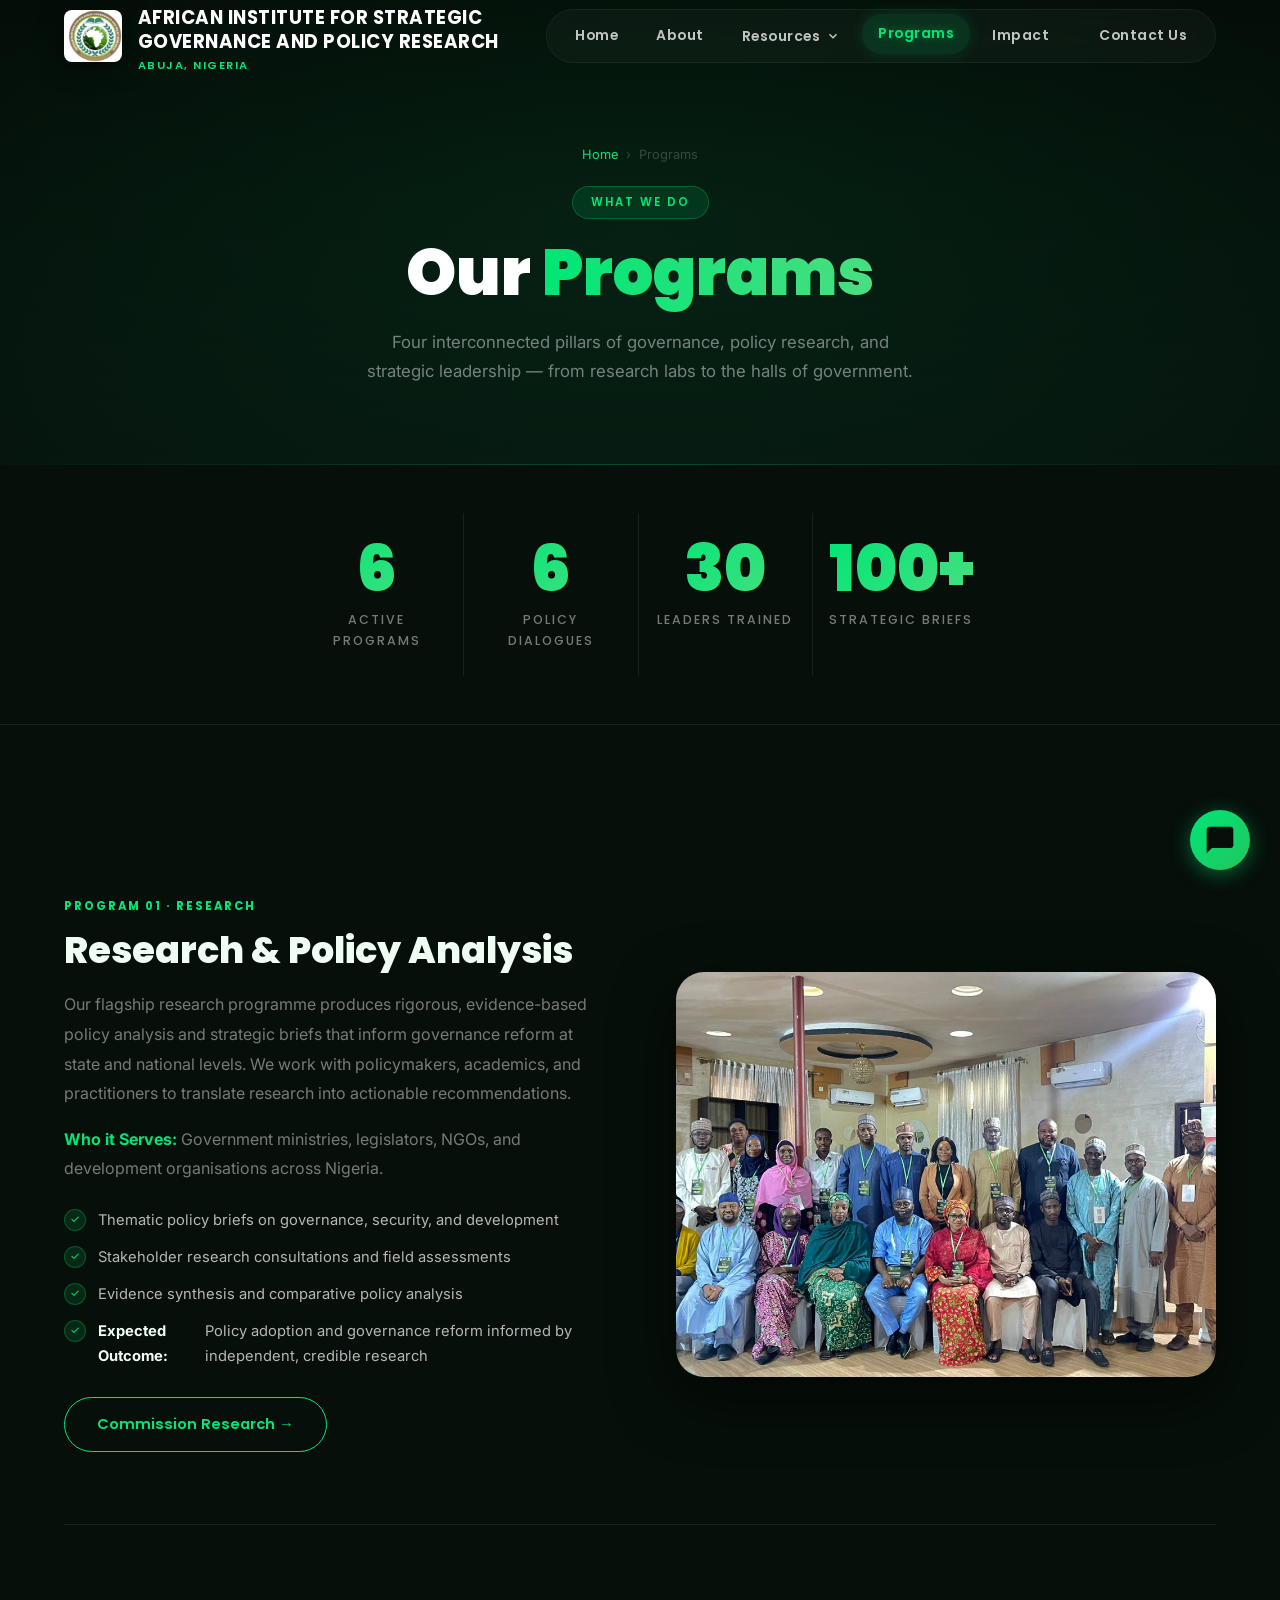
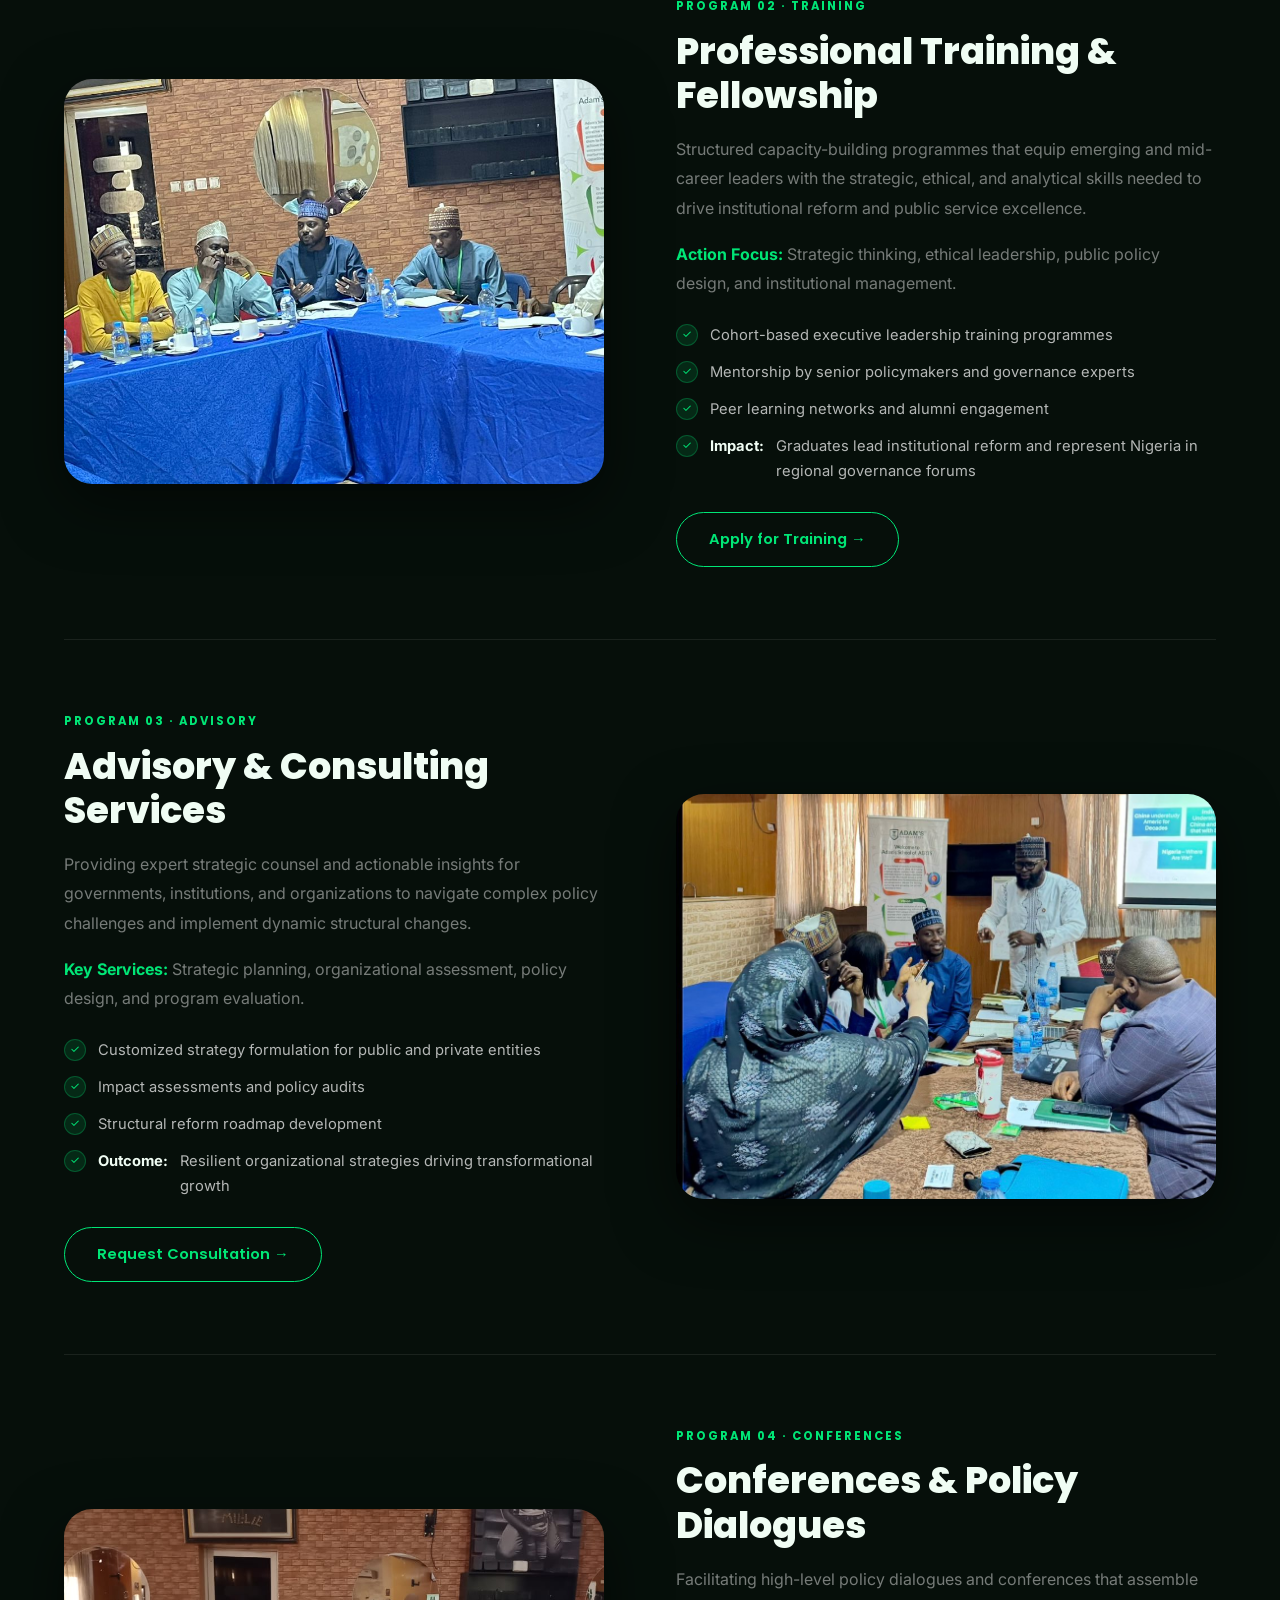
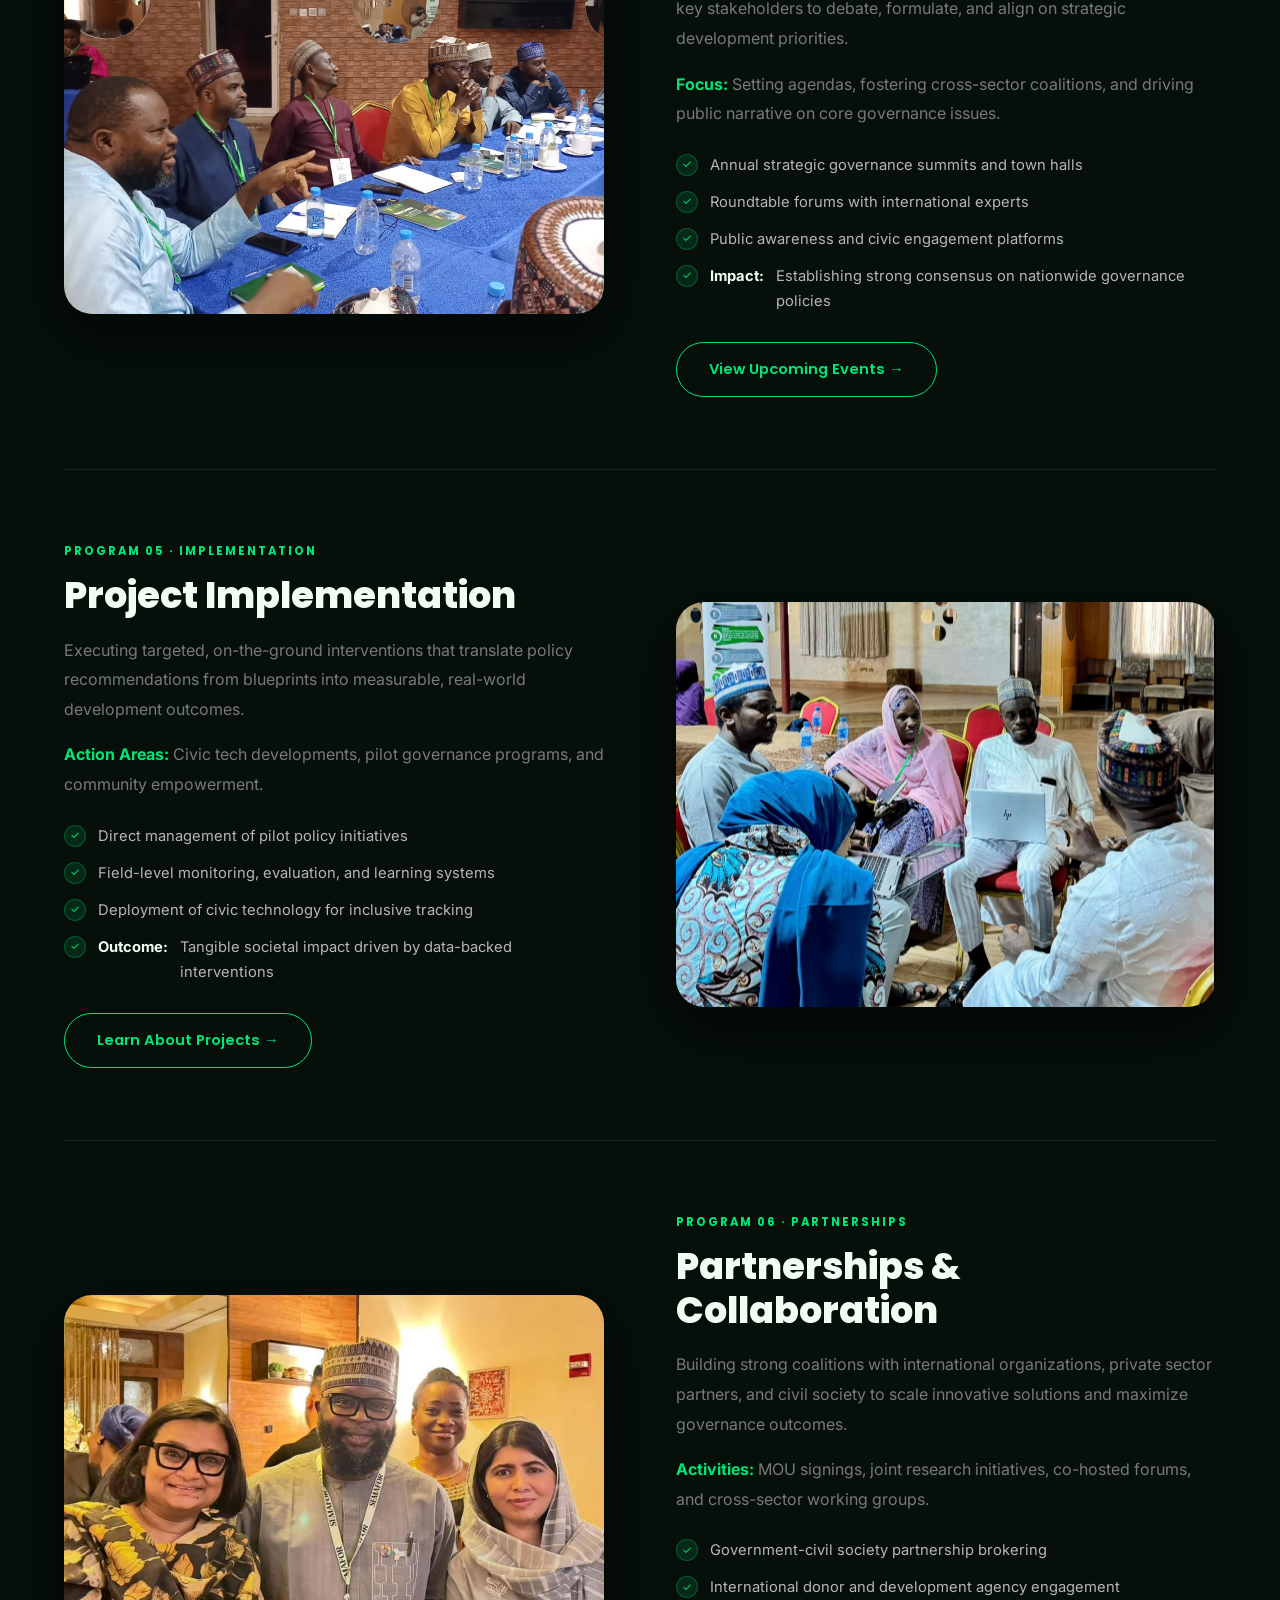
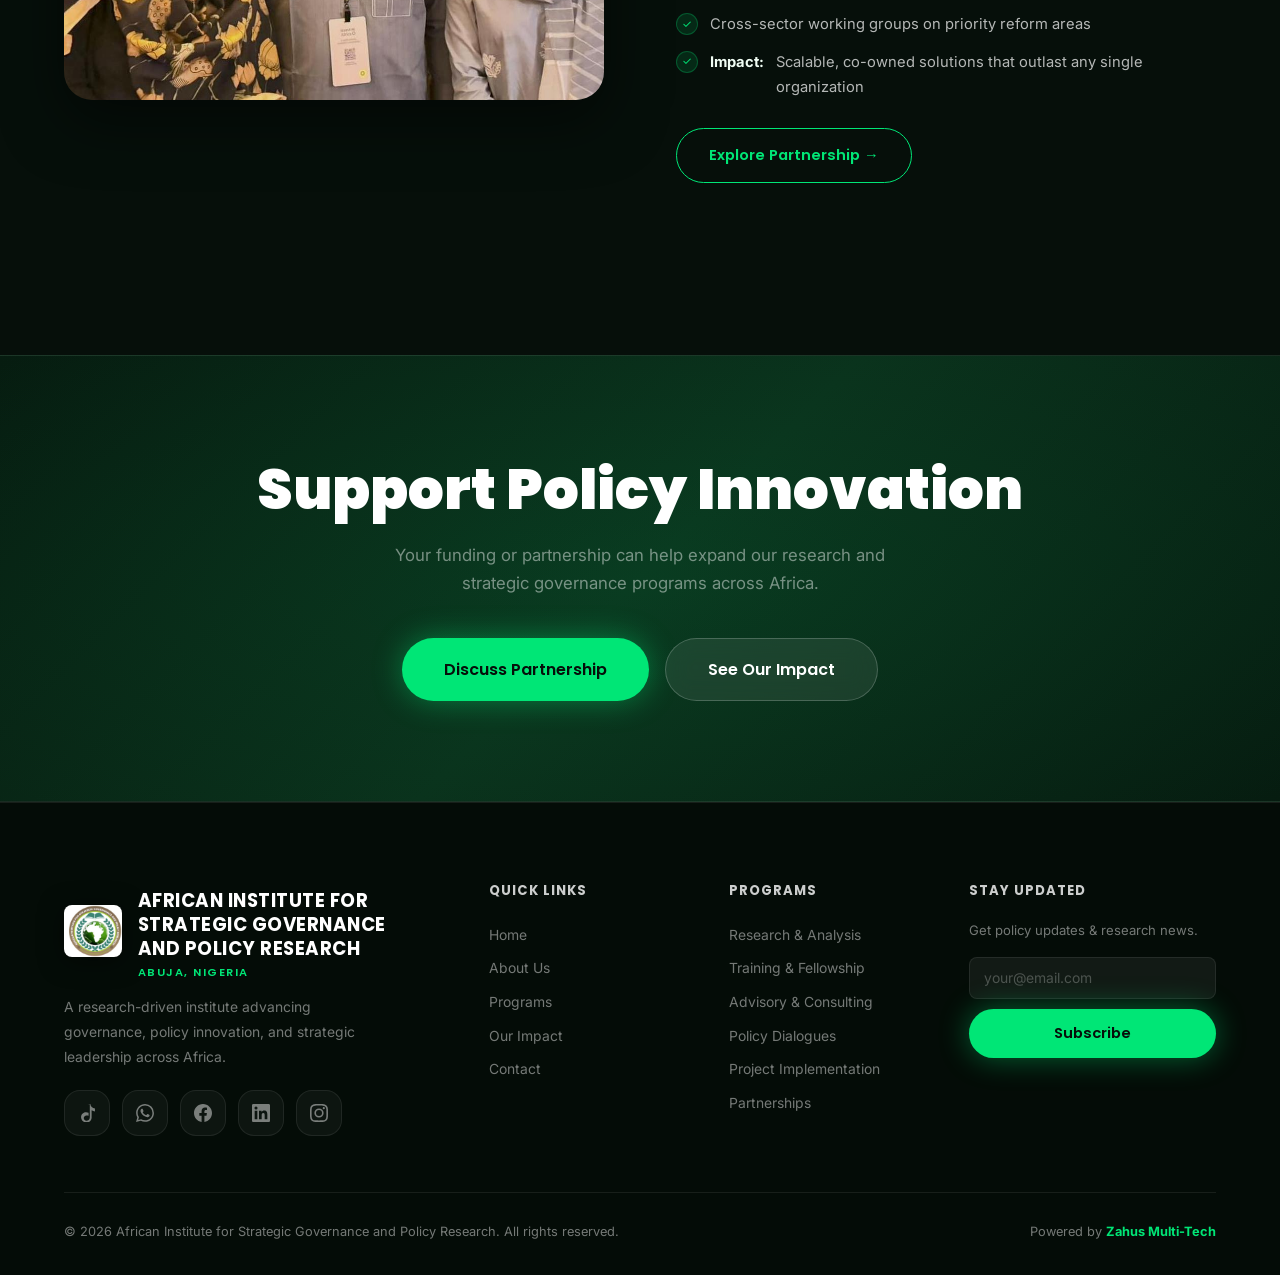
<file: programs.html>
<!DOCTYPE html>
<html lang="en">

<head>
    <meta charset="UTF-8" />
    <meta name="viewport" content="width=device-width,initial-scale=1.0" />
    <title>Programs — African Institute for Strategic Governance and Policy Research</title>
    <!-- Google Search Console Verification -->
    <meta name="google-site-verification" content="kpxqSwDE-SX_pO0rOLM9QsYnRwSs0oAshB_o0GFHURk" />
    <!-- SEO Metadata -->
    <meta name="description"
        content="Explore African Institute for Strategic Governance and Policy Research's four core programs: School Education, Sustainability Clubs, Youth Leadership Training, and Community Campaigns." />
    <meta name="keywords"
        content="African Institute for Strategic Governance and Policy Research programs, environmental education Bauchi, sustainability clubs Nigeria, youth climate leadership, green campaigns" />
    <meta name="author" content="African Institute for Strategic Governance and Policy Research" />
    <meta name="robots" content="index, follow" />
    <link rel="canonical" href="https://aisgpr.org/programs.html" />

    <!-- Open Graph / Social Media Sharing -->
    <meta property="og:type" content="website" />
    <meta property="og:title" content="Our Programs — African Institute for Strategic Governance and Policy Research" />
    <meta property="og:description"
        content="Explore our interconnected pillars of climate action — from the classroom to the community." />
    <meta property="og:image" content="https://aisgpr.org/images/logo.jpg" />
    <meta property="og:url" content="https://aisgpr.org/programs.html" />

    <!-- Twitter Cards -->
    <meta name="twitter:card" content="summary_large_image" />
    <meta name="twitter:title"
        content="Our Programs — African Institute for Strategic Governance and Policy Research" />
    <meta name="twitter:description"
        content="Explore our interconnected pillars of climate action — from the classroom to the community." />
    <meta name="twitter:image" content="https://aisgpr.org/images/logo.jpg" />
    <link rel="icon" href="images/logo.jpg" />
    <link rel="preconnect" href="https://fonts.googleapis.com" />
    <link rel="preconnect" href="https://fonts.gstatic.com" crossorigin />
    <link
        href="https://fonts.googleapis.com/css2?family=Poppins:wght@300;400;500;600;700;800;900&family=Inter:wght@400;500;600&display=swap"
        rel="stylesheet" />
    <link rel="stylesheet" href="css/style.css" />
</head>

<body>
    <!-- NAVBAR -->
    <header class="navbar" role="banner">
        <div class="container">
            <nav class="nav-inner">
                <a href="index.html" class="nav-logo">
                    <img src="images/logo.jpg" alt="African Institute for Strategic Governance and Policy Research Logo"
                        class="logo-img" />
                    <div class="logo-wordmark">African Institute for Strategic Governance and Policy Research<em>Abuja,
                            Nigeria</em></div>
                </a>
                <ul class="nav-links" role="list">
                    <li><a href="index.html">Home</a></li>
                    <li><a href="about.html">About</a></li>
                    <li class="nav-dropdown">
                        <button class="nav-dropdown-btn" aria-expanded="false" aria-haspopup="true">Resources <svg
                                class="dropdown-caret" viewBox="0 0 24 24" width="14" height="14" fill="none"
                                stroke="currentColor" stroke-width="2.5">
                                <path d="m6 9 6 6 6-6" />
                            </svg></button>
                        <ul class="dropdown-menu" role="menu">
                            <li><a href="news.html" role="menuitem"><svg viewBox="0 0 24 24" width="16" height="16"
                                        fill="none" stroke="currentColor" stroke-width="2" stroke-linecap="round"
                                        stroke-linejoin="round">
                                        <path
                                            d="M4 22h16a2 2 0 0 0 2-2V4a2 2 0 0 0-2-2H8a2 2 0 0 0-2 2v16a2 2 0 0 1-2 2Zm0 0a2 2 0 0 1-2-2v-9c0-1.1.9-2 2-2h2" />
                                        <path d="M18 14h-8M15 18h-5M10 6h8v4h-8V6Z" />
                                    </svg>News</a></li>
                            <li><a href="publications.html" role="menuitem"><svg viewBox="0 0 24 24" width="16"
                                        height="16" fill="none" stroke="currentColor" stroke-width="2"
                                        stroke-linecap="round" stroke-linejoin="round">
                                        <path d="M14 2H6a2 2 0 0 0-2 2v16a2 2 0 0 0 2 2h12a2 2 0 0 0 2-2V8z" />
                                        <path d="M14 2v6h6M16 13H8M16 17H8M10 9H8" />
                                    </svg>Publications</a></li>
                            <li><a href="videos.html" role="menuitem"><svg viewBox="0 0 24 24" width="16" height="16"
                                        fill="none" stroke="currentColor" stroke-width="2" stroke-linecap="round"
                                        stroke-linejoin="round">
                                        <polygon points="23 7 16 12 23 17 23 7" />
                                        <rect x="1" y="5" width="15" height="14" rx="2" ry="2" />
                                    </svg>Videos</a></li>
                        </ul>
                    </li>
                    <li><a href="programs.html" class="active">Programs</a></li>
                    <li><a href="impact.html">Impact</a></li>

                    <li><a href="contact.html" class="btn btn-neon">Contact Us</a></li>
                </ul>
                <button class="hamburger" aria-label="Toggle menu"><span></span><span></span><span></span></button>
            </nav>
            <div class="mobile-nav">
                <a href="index.html">Home</a>
                <a href="about.html">About</a>
                <a href="news.html">News</a>
                <a href="publications.html">Publications</a>
                <a href="videos.html">Videos</a>
                <a href="programs.html" class="active">Programs</a>
                <a href="impact.html">Impact</a>

                <a href="contact.html" class="btn btn-neon">Contact Us</a>
            </div>
        </div>
    </header>

    <main>
        <section class="page-hero">
            <div class="container" style="position:relative;z-index:2">
                <nav class="breadcrumb"><a href="index.html">Home</a><span>›</span><span>Programs</span></nav>
                <span class="chip" style="justify-content:center;display:inline-flex"> What We Do</span>
                <h1>Our <span
                        style="background:linear-gradient(90deg,var(--green-neon),var(--green-bright));-webkit-background-clip:text;-webkit-text-fill-color:transparent;background-clip:text">Programs</span>
                </h1>
                <p>Four interconnected pillars of governance, policy research, and strategic leadership — from research
                    labs to the halls of government.</p>
            </div>
        </section>

        <section style="padding:48px 0;border-bottom:1px solid var(--border-subtle)">
            <div class="container">
                <div class="counter-grid" style="max-width:700px;margin:0 auto">
                    <div class="counter-item reveal">
                        <div class="counter-num">6</div>
                        <div class="counter-label">Active Programs</div>
                    </div>
                    <div class="counter-item reveal delay-1">
                        <div class="counter-num">6</div>
                        <div class="counter-label">Policy Dialogues</div>
                    </div>
                    <div class="counter-item reveal delay-2">
                        <div class="counter-num">30</div>
                        <div class="counter-label">Leaders Trained</div>
                    </div>
                    <div class="counter-item reveal delay-3">
                        <div class="counter-num">100+</div>
                        <div class="counter-label">Strategic Briefs</div>
                    </div>
                </div>
            </div>
        </section>

        <section>
            <div class="container">

                <!-- 01 Research & Policy Analysis -->
                <div class="prog-detail" id="research">
                    <div class="reveal-left">
                        <span class="prog-tag">Program 01 · Research</span>
                        <h2>Research &amp; Policy <span class="accent">Analysis</span></h2>
                        <p>Our flagship research programme produces rigorous, evidence-based policy analysis and
                            strategic briefs that inform governance reform at state and national levels. We work with
                            policymakers, academics, and practitioners to translate research into actionable
                            recommendations.</p>
                        <p><strong style="color:var(--green-neon)">Who it Serves:</strong> Government ministries,
                            legislators, NGOs, and development organisations across Nigeria.</p>
                        <ul class="feat-list">
                            <li><span class="feat-check">✓</span>Thematic policy briefs on governance, security, and
                                development</li>
                            <li><span class="feat-check">✓</span>Stakeholder research consultations and field
                                assessments</li>
                            <li><span class="feat-check">✓</span>Evidence synthesis and comparative policy analysis</li>
                            <li><span class="feat-check">✓</span><strong style="color:var(--text-primary)">Expected
                                    Outcome:</strong> Policy adoption and governance reform informed by independent,
                                credible research</li>
                        </ul>
                        <a href="contact.html" class="btn btn-outline-neon" style="margin-top:28px">Commission
                            Research →</a>
                    </div>
                    <img class="prog-detail-img reveal-right" src="images/top.jpg"
                        alt="Researchers conducting a policy analysis session" loading="lazy" width="700"
                        height="525" />
                </div>

                <!-- 02 Professional Training & Fellowship -->
                <div class="prog-detail flip" id="training">
                    <div class="reveal-right">
                        <span class="prog-tag">Program 02 · Training</span>
                        <h2>Professional Training &amp; <span class="accent">Fellowship</span></h2>
                        <p>Structured capacity-building programmes that equip emerging and mid-career leaders with the
                            strategic, ethical, and analytical skills needed to drive institutional reform and public
                            service excellence.</p>
                        <p><strong style="color:var(--green-neon)">Action Focus:</strong> Strategic thinking, ethical
                            leadership, public policy design, and institutional management.</p>
                        <ul class="feat-list">
                            <li><span class="feat-check">✓</span>Cohort-based executive leadership training programmes
                            </li>
                            <li><span class="feat-check">✓</span>Mentorship by senior policymakers and governance
                                experts</li>
                            <li><span class="feat-check">✓</span>Peer learning networks and alumni engagement</li>
                            <li><span class="feat-check">✓</span><strong
                                    style="color:var(--text-primary)">Impact:</strong> Graduates lead institutional
                                reform and represent Nigeria in regional governance forums</li>
                        </ul>
                        <a href="contact.html" class="btn btn-outline-neon" style="margin-top:28px">Apply for
                            Training →</a>
                    </div>
                    <img class="prog-detail-img reveal-left" src="images/fellowshipp.jpg"
                        alt="Leadership training cohort session" loading="lazy" width="700" height="525" />
                </div>

                <!-- 03 Advisory & Consulting Services -->
                <div class="prog-detail" id="advisory">
                    <div class="reveal-left">
                        <span class="prog-tag">Program 03 · Advisory</span>
                        <h2>Advisory &amp; Consulting <span class="accent">Services</span></h2>
                        <p>Providing expert strategic counsel and actionable insights for governments, institutions, and
                            organizations to navigate complex policy challenges and implement dynamic structural
                            changes.</p>
                        <p><strong style="color:var(--green-neon)">Key Services:</strong> Strategic planning,
                            organizational assessment, policy design, and program evaluation.</p>
                        <ul class="feat-list">
                            <li><span class="feat-check">✓</span>Customized strategy formulation for public and private
                                entities</li>
                            <li><span class="feat-check">✓</span>Impact assessments and policy audits</li>
                            <li><span class="feat-check">✓</span>Structural reform roadmap development</li>
                            <li><span class="feat-check">✓</span><strong
                                    style="color:var(--text-primary)">Outcome:</strong> Resilient organizational
                                strategies driving transformational growth</li>
                        </ul>
                        <a href="contact.html" class="btn btn-outline-neon" style="margin-top:28px">Request
                            Consultation →</a>
                    </div>
                    <img class="prog-detail-img reveal-right" src="images/stragetic.jpg"
                        alt="Consultants working on strategic frameworks" loading="lazy" width="700" height="525" />
                </div>

                <!-- 04 Conferences & Policy Dialogues -->
                <div class="prog-detail flip" id="conferences">
                    <div class="reveal-right">
                        <span class="prog-tag">Program 04 · Conferences</span>
                        <h2>Conferences &amp; Policy <span class="accent">Dialogues</span></h2>
                        <p>Facilitating high-level policy dialogues and conferences that assemble key stakeholders to
                            debate, formulate, and align on strategic development priorities.</p>
                        <p><strong style="color:var(--green-neon)">Focus:</strong> Setting agendas, fostering
                            cross-sector coalitions, and driving public narrative on core governance issues.</p>
                        <ul class="feat-list">
                            <li><span class="feat-check">✓</span>Annual strategic governance summits and town halls</li>
                            <li><span class="feat-check">✓</span>Roundtable forums with international experts</li>
                            <li><span class="feat-check">✓</span>Public awareness and civic engagement platforms</li>
                            <li><span class="feat-check">✓</span><strong
                                    style="color:var(--text-primary)">Impact:</strong> Establishing strong consensus on
                                nationwide governance policies</li>
                        </ul>
                        <a href="contact.html" class="btn btn-outline-neon" style="margin-top:28px">View Upcoming
                            Events →</a>
                    </div>
                    <img class="prog-detail-img reveal-left" src="images/excutive.jpg" alt="Policy dialogue conference"
                        loading="lazy" width="700" height="525" />
                </div>

                <!-- 05 Project Implementation -->
                <div class="prog-detail" id="implementation">
                    <div class="reveal-left">
                        <span class="prog-tag">Program 05 · Implementation</span>
                        <h2>Project <span class="accent">Implementation</span></h2>
                        <p>Executing targeted, on-the-ground interventions that translate policy recommendations from
                            blueprints into measurable, real-world development outcomes.</p>
                        <p><strong style="color:var(--green-neon)">Action Areas:</strong> Civic tech developments, pilot
                            governance programs, and community empowerment.</p>
                        <ul class="feat-list">
                            <li><span class="feat-check">✓</span>Direct management of pilot policy initiatives</li>
                            <li><span class="feat-check">✓</span>Field-level monitoring, evaluation, and learning
                                systems</li>
                            <li><span class="feat-check">✓</span>Deployment of civic technology for inclusive tracking
                            </li>
                            <li><span class="feat-check">✓</span><strong
                                    style="color:var(--text-primary)">Outcome:</strong> Tangible societal impact driven
                                by data-backed interventions</li>
                        </ul>
                        <a href="contact.html" class="btn btn-outline-neon" style="margin-top:28px">Learn About
                            Projects →</a>
                    </div>
                    <img class="prog-detail-img reveal-right" src="images/consultation.jpg"
                        alt="Project implementation team in action" loading="lazy" width="700" height="525" />
                </div>

                <!-- 06 Partnerships & Collaboration -->
                <div class="prog-detail flip" id="partnerships">
                    <div class="reveal-right">
                        <span class="prog-tag">Program 06 · Partnerships</span>
                        <h2>Partnerships &amp; <span class="accent">Collaboration</span></h2>
                        <p>Building strong coalitions with international organizations, private sector partners, and
                            civil society to scale innovative solutions and maximize governance outcomes.</p>
                        <p><strong style="color:var(--green-neon)">Activities:</strong> MOU signings, joint research
                            initiatives, co-hosted forums, and cross-sector working groups.</p>
                        <ul class="feat-list">
                            <li><span class="feat-check">✓</span>Government-civil society partnership brokering</li>
                            <li><span class="feat-check">✓</span>International donor and development agency engagement
                            </li>
                            <li><span class="feat-check">✓</span>Cross-sector working groups on priority reform areas
                            </li>
                            <li><span class="feat-check">✓</span><strong
                                    style="color:var(--text-primary)">Impact:</strong> Scalable, co-owned solutions that
                                outlast any single organization</li>
                        </ul>
                        <a href="contact.html" class="btn btn-outline-neon" style="margin-top:28px">Explore
                            Partnership →</a>
                    </div>
                    <img class="prog-detail-img reveal-left" src="images/partnership.jpg"
                        alt="Strategic partnership signing" loading="lazy" width="700" height="525" />
                </div>

            </div>
        </section>

        <section class="cta-section">
            <div class="container" style="position:relative;z-index:2">
                <h2>Support <span class="accent">Policy Innovation</span></h2>
                <p>Your funding or partnership can help expand our research and strategic governance programs across
                    Africa.</p>
                <div class="cta-btns">
                    <a href="contact.html" class="btn btn-neon btn-lg">Discuss Partnership</a>
                    <a href="impact.html" class="btn btn-glass btn-lg">See Our Impact</a>
                </div>
            </div>
        </section>
    </main>
    <script src="js/main.js" defer></script>
    <!-- FOOTER -->
    <footer class="footer">
        <div class="container">
            <div class="footer-grid">
                <div class="footer-brand">
                    <a href="index.html" class="nav-logo">
                        <img src="images/logo.jpg"
                            alt="African Institute for Strategic Governance and Policy Research Logo"
                            class="logo-img" />
                        <div class="logo-wordmark">African Institute for Strategic Governance and Policy
                            Research<em>Abuja, Nigeria</em></div>
                    </a>
                    <p>A research-driven institute advancing governance, policy innovation, and strategic leadership
                        across Africa.</p>
                    <div class="footer-social" style="margin-top:20px">
                        <a href="#" class="soc-btn" aria-label="TikTok" target="_blank" rel="noopener">
                            <svg viewBox="0 0 24 24" width="18" height="18" fill="currentColor">
                                <path
                                    d="M12.525.02c1.31-.02 2.61-.01 3.91.04.15 1.53.85 3.01 1.95 4.09 1.12 1.09 2.66 1.72 4.25 1.79v3.96c-1.57-.02-3.13-.53-4.45-1.42-.01 3.25.01 6.5-.02 9.75-.11 2.53-1.6 4.88-3.87 5.92-2.31 1.05-5.06.77-7.14-.73-2.07-1.49-3.26-4.04-3.08-6.57.17-2.32 1.63-4.41 3.73-5.3 2-.85 4.39-.77 6.32.22l-.02 4.05c-1.22-.64-2.73-.78-4.02-.32-1.34.48-2.32 1.72-2.39 3.16-.06 1.48.87 2.87 2.26 3.4 1.4.53 3.06.27 4.19-.66 1.08-.89 1.65-2.28 1.63-3.71-.03-5.83-.02-11.66-.02-17.49z" />
                            </svg>
                        </a>
                        <a href="#" class="soc-btn" aria-label="WhatsApp" target="_blank" rel="noopener">
                            <svg viewBox="0 0 24 24" width="18" height="18" fill="currentColor">
                                <path
                                    d="M17.472 14.382c-.297-.149-1.758-.867-2.03-.967-.273-.099-.471-.148-.67.15-.197.297-.767.966-.94 1.164-.173.199-.347.223-.644.075-.297-.15-1.255-.463-2.39-1.475-.883-.788-1.48-1.761-1.653-2.059-.173-.297-.018-.458.13-.606.134-.133.298-.347.446-.52.149-.174.198-.298.298-.497.099-.198.05-.371-.025-.52-.075-.149-.669-1.612-.916-2.207-.242-.579-.487-.5-.669-.51a12.8 12.8 0 0 0-.57-.01c-.198 0-.52.074-.792.372-.272.297-1.04 1.016-1.04 2.479 0 1.462 1.065 2.875 1.213 3.074.149.198 2.096 3.2 5.077 4.487.709.306 1.262.489 1.694.625.712.227 1.36.195 1.871.118.571-.085 1.758-.719 2.006-1.413.248-.694.248-1.289.173-1.413-.074-.124-.272-.198-.57-.347m-5.421 7.403h-.004a9.87 9.87 0 0 1-5.031-1.378l-.361-.214-3.741.982.998-3.648-.235-.374a9.86 9.86 0 0 1-1.51-5.26c.001-5.45 4.436-9.884 9.888-9.884 2.64 0 5.122 1.03 6.988 2.898a9.825 9.825 0 0 1 2.893 6.994c-.003 5.45-4.437 9.884-9.885 9.884m8.413-18.297A11.815 11.815 0 0 0 12.05 0C5.495 0 .16 5.335.157 11.892c0 2.096.547 4.142 1.588 5.945L.057 24l6.305-1.654a11.882 11.882 0 0 0 5.683 1.448h.005c6.554 0 11.89-5.335 11.893-11.893a11.821 11.821 0 0 0-3.48-8.413Z" />
                            </svg>
                        </a>
                        <a href="#" class="soc-btn" aria-label="Facebook" target="_blank" rel="noopener">
                            <svg viewBox="0 0 24 24" width="18" height="18" fill="currentColor">
                                <path
                                    d="M24 12.073C24 5.405 18.627 0 12 0S0 5.405 0 12.073C0 18.1 4.388 23.094 10.125 24v-8.437H7.078v-3.49h3.047V9.41c0-3.025 1.791-4.697 4.533-4.697 1.312 0 2.686.235 2.686.235v2.97h-1.513c-1.491 0-1.956.93-1.956 1.874v2.25h3.328l-.532 3.49h-2.796V24C19.612 23.094 24 18.1 24 12.073Z" />
                            </svg>
                        </a>
                        <a href="#" class="soc-btn" aria-label="LinkedIn" target="_blank" rel="noopener">
                            <svg viewBox="0 0 24 24" width="18" height="18" fill="currentColor">
                                <path
                                    d="M20.447 20.452h-3.554v-5.569c0-1.328-.027-3.037-1.852-3.037-1.853 0-2.136 1.445-2.136 2.939v5.667H9.351V9h3.414v1.561h.046c.477-.9 1.637-1.85 3.37-1.85 3.601 0 4.267 2.37 4.267 5.455v6.286zM5.337 7.433a2.062 2.062 0 0 1-2.063-2.065 2.064 2.064 0 1 1 2.063 2.065zm1.782 13.019H3.555V9h3.564v11.452zM22.225 0H1.771C.792 0 0 .774 0 1.729v20.542C0 23.227.792 24 1.771 24h20.451C23.2 24 24 23.227 24 22.271V1.729C24 .774 23.2 0 22.222 0h.003z" />
                            </svg>
                        </a>
                        <a href="#" class="soc-btn" aria-label="Instagram" target="_blank" rel="noopener">
                            <svg viewBox="0 0 24 24" width="18" height="18" fill="currentColor">
                                <path
                                    d="M12 2.163c3.204 0 3.584.012 4.85.07 3.252.148 4.771 1.691 4.919 4.919.058 1.265.069 1.645.069 4.849 0 3.205-.012 3.584-.069 4.849-.149 3.225-1.664 4.771-4.919 4.919-1.266.058-1.644.07-4.85.07-3.204 0-3.584-.012-4.849-.07-3.26-.149-4.771-1.699-4.919-4.92-.058-1.265-.07-1.644-.07-4.849 0-3.204.013-3.583.07-4.849.149-3.227 1.664-4.771 4.919-4.919 1.266-.057 1.645-.069 4.849-.069zM12 0C8.741 0 8.333.014 7.053.072 2.695.272.273 2.69.073 7.052.014 8.333 0 8.741 0 12c0 3.259.014 3.668.072 4.948.2 4.358 2.618 6.78 6.98 6.98C8.333 23.986 8.741 24 12 24c3.259 0 3.668-.014 4.948-.072 4.354-.2 6.782-2.618 6.979-6.98.059-1.28.073-1.689.073-4.948 0-3.259-.014-3.667-.072-4.947-.196-4.354-2.617-6.78-6.979-6.98C15.668.014 15.259 0 12 0zm0 5.838a6.162 6.162 0 1 0 0 12.324 6.162 6.162 0 0 0 0-12.324zM12 16a4 4 0 1 1 0-8 4 4 0 0 1 0 8zm6.406-11.845a1.44 1.44 0 1 0 0 2.881 1.44 1.44 0 0 0 0-2.881z" />
                            </svg>
                        </a>
                    </div>
                </div>
                <nav class="footer-col">
                    <h4>Quick Links</h4>
                    <a href="index.html">Home</a>
                    <a href="about.html">About Us</a>
                    <a href="programs.html">Programs</a>
                    <a href="impact.html">Our Impact</a>

                    <a href="contact.html">Contact</a>
                </nav>
                <nav class="footer-col">
                    <h4>Programs</h4>
                    <a href="programs.html#research">Research & Analysis</a>
                    <a href="programs.html#training">Training & Fellowship</a>
                    <a href="programs.html#advisory">Advisory & Consulting</a>
                    <a href="programs.html#conferences">Policy Dialogues</a>
                    <a href="programs.html#implementation">Project Implementation</a>
                    <a href="programs.html#partnerships">Partnerships</a>
                </nav>
                <div class="footer-col">
                    <h4>Stay Updated</h4>
                    <p style="font-size:.82rem;color:var(--text-muted);margin-bottom:0">Get policy updates &amp;
                        research news.</p>
                    <form class="newsletter-input-wrap">
                        <input type="email" placeholder="your@email.com" required aria-label="Email address" />
                        <button type="submit" class="btn btn-neon" style="justify-content:center">Subscribe</button>
                    </form>
                </div>
            </div>
            <div class="footer-bottom">
                <p>&#169; 2026 African Institute for Strategic Governance and Policy Research. All rights reserved.</p>
                <p>Powered by <strong style="color:var(--green-neon)">Zahus Multi-Tech</strong></p>
            </div>
        </div>
    </footer>

    <!-- AI Assistant Chatbot -->
    <script src="js/chatbot.js" defer></script>
</body>

</html>
</file>
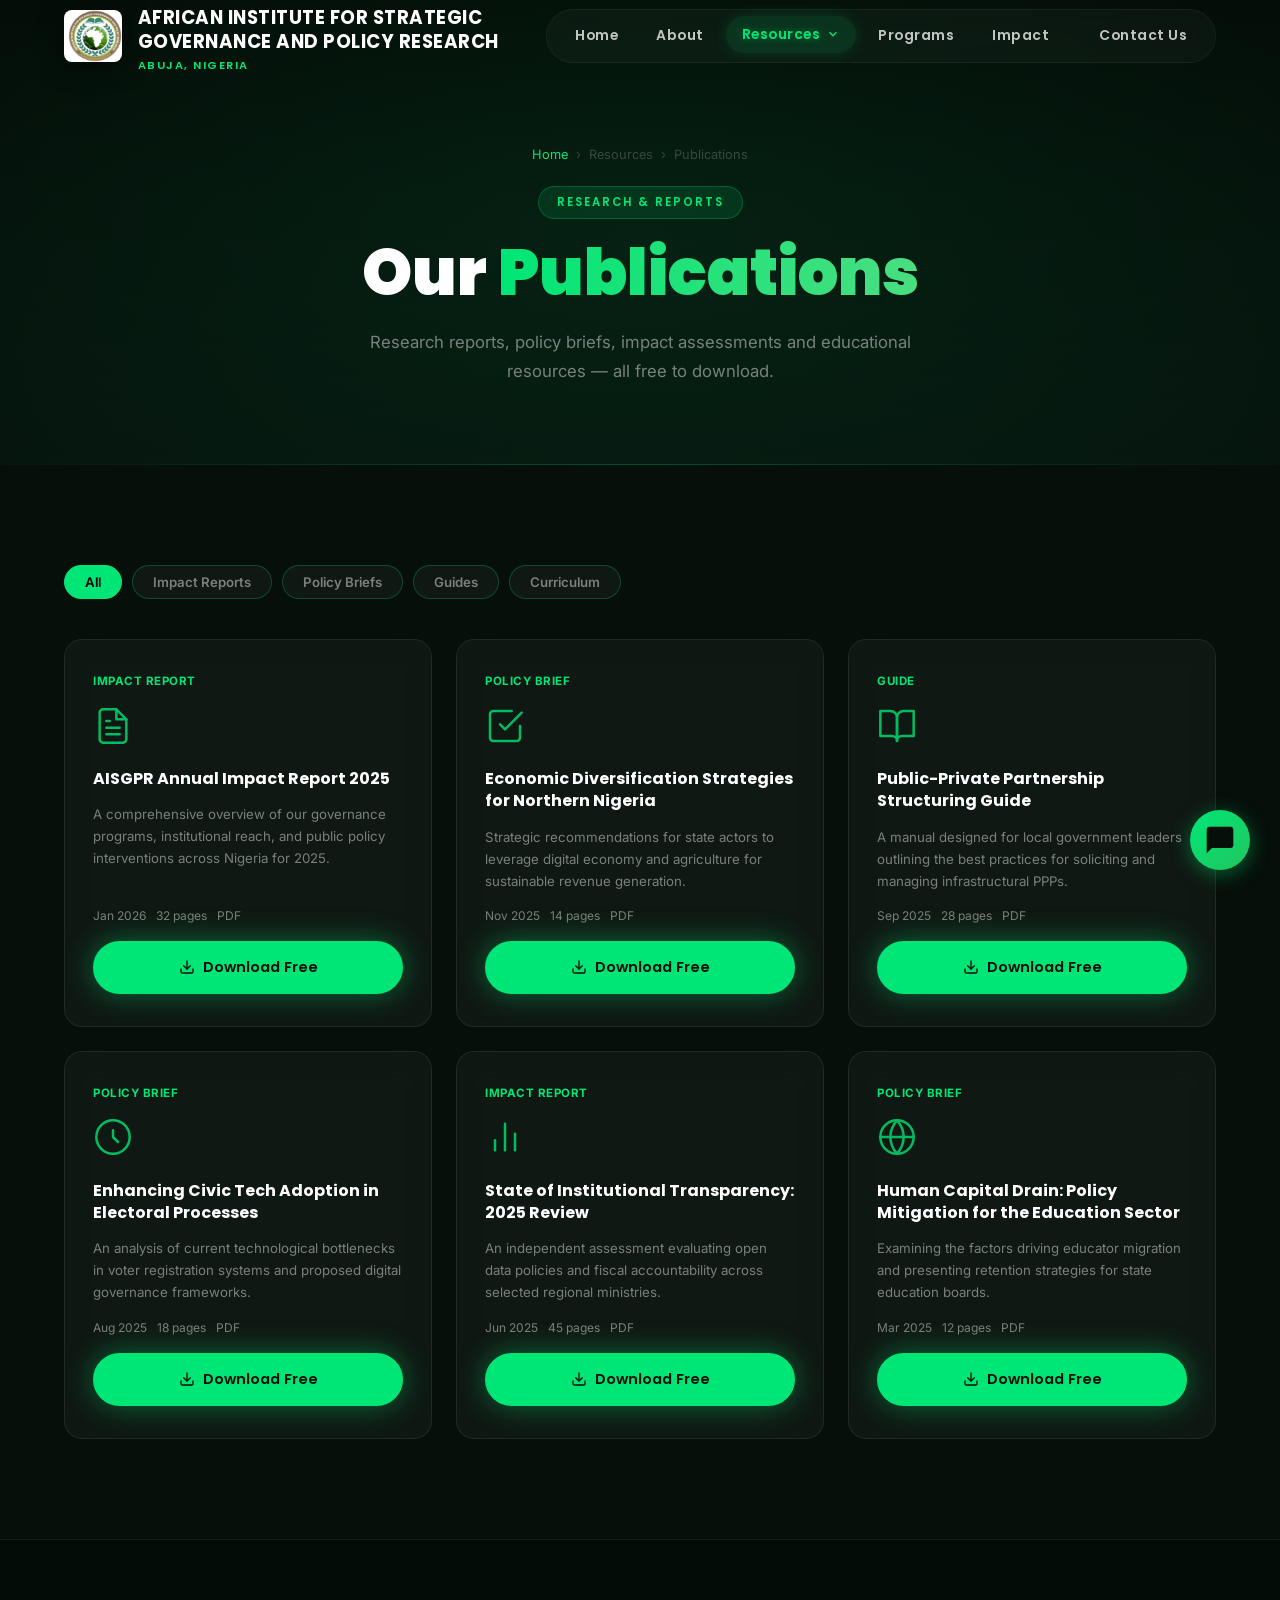
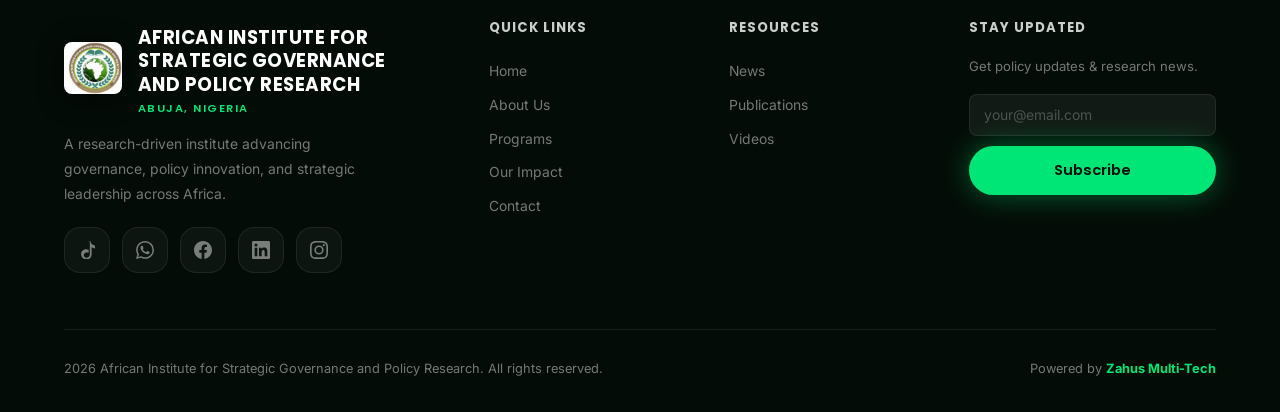
<file: publications.html>
<!DOCTYPE html>
<html lang="en">

<head>
    <meta charset="UTF-8" />
    <meta name="viewport" content="width=device-width,initial-scale=1.0" />
    <title>Publications — African Institute for Strategic Governance and Policy Research</title>
    <!-- Google Search Console Verification -->
    <meta name="google-site-verification" content="kpxqSwDE-SX_pO0rOLM9QsYnRwSs0oAshB_o0GFHURk" />
    <!-- SEO Metadata -->
    <meta name="description"
        content="Download African Institute for Strategic Governance and Policy Research's research reports, impact assessments, policy briefs, and educational materials on youth climate action in Nigeria." />
    <meta name="keywords"
        content="climate publications Nigeria, environmental research Bauchi, youth climate policy briefs, African Institute for Strategic Governance and Policy Research reports" />
    <meta name="author" content="African Institute for Strategic Governance and Policy Research" />
    <meta name="robots" content="index, follow" />
    <link rel="canonical" href="https://aisgpr.org/publications.html" />

    <!-- Open Graph / Social Media Sharing -->
    <meta property="og:type" content="website" />
    <meta property="og:title" content="Publications & Reports — African Institute for Strategic Governance and Policy Research" />
    <meta property="og:description" content="Download research, policy briefs, and reports on youth climate action." />
    <meta property="og:image" content="https://aisgpr.org/images/logo.jpg" />
    <meta property="og:url" content="https://aisgpr.org/publications.html" />

    <!-- Twitter Cards -->
    <meta name="twitter:card" content="summary_large_image" />
    <meta name="twitter:title" content="Publications & Reports — African Institute for Strategic Governance and Policy Research" />
    <meta name="twitter:description" content="Download research, policy briefs, and reports on youth climate action." />
    <meta name="twitter:image" content="https://aisgpr.org/images/logo.jpg" />
    <link rel="icon" href="images/logo.jpg" />
    <link rel="preconnect" href="https://fonts.googleapis.com" />
    <link rel="preconnect" href="https://fonts.gstatic.com" crossorigin />
    <link
        href="https://fonts.googleapis.com/css2?family=Poppins:wght@300;400;500;600;700;800;900&family=Inter:wght@400;500;600&display=swap"
        rel="stylesheet" />
    <link rel="stylesheet" href="css/style.css" />
</head>

<body>
    <!-- NAVBAR -->
    <header class="navbar" role="banner">
        <div class="container">
            <nav class="nav-inner">
                <a href="index.html" class="nav-logo">
                    <img src="images/logo.jpg" alt="African Institute for Strategic Governance and Policy Research Logo" class="logo-img" />
                    <div class="logo-wordmark">African Institute for Strategic Governance and Policy Research<em>Abuja, Nigeria</em></div>
                </a>
                <ul class="nav-links" role="list">
                    <li><a href="index.html">Home</a></li>
                    <li><a href="about.html">About</a></li>
                    <li class="nav-dropdown">
                        <button class="nav-dropdown-btn active" aria-expanded="false" aria-haspopup="true">Resources
                            <svg class="dropdown-caret" viewBox="0 0 24 24" width="14" height="14" fill="none"
                                stroke="currentColor" stroke-width="2.5">
                                <path d="m6 9 6 6 6-6" />
                            </svg></button>
                        <ul class="dropdown-menu" role="menu">
                            <li><a href="news.html" role="menuitem"><svg viewBox="0 0 24 24" width="16" height="16"
                                        fill="none" stroke="currentColor" stroke-width="2" stroke-linecap="round"
                                        stroke-linejoin="round">
                                        <path
                                            d="M4 22h16a2 2 0 0 0 2-2V4a2 2 0 0 0-2-2H8a2 2 0 0 0-2 2v16a2 2 0 0 1-2 2Zm0 0a2 2 0 0 1-2-2v-9c0-1.1.9-2 2-2h2" />
                                        <path d="M18 14h-8M15 18h-5M10 6h8v4h-8V6Z" />
                                    </svg>News</a></li>
                            <li><a href="publications.html" class="active" role="menuitem"><svg viewBox="0 0 24 24"
                                        width="16" height="16" fill="none" stroke="currentColor" stroke-width="2"
                                        stroke-linecap="round" stroke-linejoin="round">
                                        <path d="M14 2H6a2 2 0 0 0-2 2v16a2 2 0 0 0 2 2h12a2 2 0 0 0 2-2V8z" />
                                        <path d="M14 2v6h6M16 13H8M16 17H8M10 9H8" />
                                    </svg>Publications</a></li>
                            <li><a href="videos.html" role="menuitem"><svg viewBox="0 0 24 24" width="16" height="16"
                                        fill="none" stroke="currentColor" stroke-width="2" stroke-linecap="round"
                                        stroke-linejoin="round">
                                        <polygon points="23 7 16 12 23 17 23 7" />
                                        <rect x="1" y="5" width="15" height="14" rx="2" ry="2" />
                                    </svg>Videos</a></li>
                        </ul>
                    </li>
                    <li><a href="programs.html">Programs</a></li>
                    <li><a href="impact.html">Impact</a></li>
                    
                    <li><a href="contact.html" class="btn btn-neon">Contact Us</a></li>
                </ul>
                <button class="hamburger" aria-label="Toggle menu"><span></span><span></span><span></span></button>
            </nav>
            <div class="mobile-nav">
                <a href="index.html">Home</a>
                <a href="about.html">About</a>
                <a href="news.html">News</a>
                <a href="publications.html" class="active">Publications</a>
                <a href="videos.html">Videos</a>
                <a href="programs.html">Programs</a>
                <a href="impact.html">Impact</a>
                
                <a href="contact.html" class="btn btn-neon">Contact Us</a>
            </div>
        </div>
    </header>

    <main>
        <section class="page-hero">
            <div class="container" style="position:relative;z-index:2">
                <nav class="breadcrumb"><a
                        href="index.html">Home</a><span>›</span><span>Resources</span><span>›</span><span>Publications</span>
                </nav>
                <span class="chip" style="justify-content:center;display:inline-flex"> Research & Reports</span>
                <h1>Our <span
                        style="background:linear-gradient(90deg,var(--green-neon),var(--green-bright));-webkit-background-clip:text;-webkit-text-fill-color:transparent;background-clip:text">Publications</span>
                </h1>
                <p>Research reports, policy briefs, impact assessments and educational resources — all free to download.
                </p>
            </div>
        </section>

        <!-- FILTER TABS -->
        <section>
            <div class="container">
                <div class="pub-filters reveal">
                    <button class="pub-filter-btn active" data-filter="all">All</button>
                    <button class="pub-filter-btn" data-filter="report">Impact Reports</button>
                    <button class="pub-filter-btn" data-filter="brief">Policy Briefs</button>
                    <button class="pub-filter-btn" data-filter="guide">Guides</button>
                    <button class="pub-filter-btn" data-filter="curriculum">Curriculum</button>
                </div>

                <div class="pub-grid">

                    <div class="pub-card glass-card reveal delay-1" data-type="report">
                        <div class="pub-type-badge"> Impact Report</div>
                        <div class="pub-icon">
                            <svg viewBox="0 0 24 24" width="40" height="40" fill="none" stroke="currentColor"
                                stroke-width="1.5" stroke-linecap="round" stroke-linejoin="round">
                                <path d="M14 2H6a2 2 0 0 0-2 2v16a2 2 0 0 0 2 2h12a2 2 0 0 0 2-2V8z" />
                                <path d="M14 2v6h6M16 13H8M16 17H8M10 9H8" />
                            </svg>
                        </div>
                        <h3>AISGPR Annual Impact Report 2025</h3>
                        <p>A comprehensive overview of our governance programs, institutional reach, and public policy interventions across Nigeria for 2025.</p>
                        <div class="pub-meta">
                            <span> Jan 2026</span>
                            <span> 32 pages</span>
                            <span> PDF</span>
                        </div>
                        <a href="#" class="btn btn-neon pub-download-btn">
                            <svg viewBox="0 0 24 24" width="16" height="16" fill="none" stroke="currentColor"
                                stroke-width="2" stroke-linecap="round" stroke-linejoin="round">
                                <path d="M21 15v4a2 2 0 0 1-2 2H5a2 2 0 0 1-2-2v-4" />
                                <polyline points="7 10 12 15 17 10" />
                                <line x1="12" y1="15" x2="12" y2="3" />
                            </svg>
                            Download Free
                        </a>
                    </div>

                    <div class="pub-card glass-card reveal delay-2" data-type="brief">
                        <div class="pub-type-badge"> Policy Brief</div>
                        <div class="pub-icon">
                            <svg viewBox="0 0 24 24" width="40" height="40" fill="none" stroke="currentColor"
                                stroke-width="1.5" stroke-linecap="round" stroke-linejoin="round">
                                <path d="M9 11l3 3L22 4" />
                                <path d="M21 12v7a2 2 0 0 1-2 2H5a2 2 0 0 1-2-2V5a2 2 0 0 1 2-2h11" />
                            </svg>
                        </div>
                        <h3>Economic Diversification Strategies for Northern Nigeria</h3>
                        <p>Strategic recommendations for state actors to leverage digital economy and agriculture for sustainable revenue generation.</p>
                        <div class="pub-meta">
                            <span> Nov 2025</span>
                            <span> 14 pages</span>
                            <span> PDF</span>
                        </div>
                        <a href="#" class="btn btn-neon pub-download-btn">
                            <svg viewBox="0 0 24 24" width="16" height="16" fill="none" stroke="currentColor"
                                stroke-width="2" stroke-linecap="round" stroke-linejoin="round">
                                <path d="M21 15v4a2 2 0 0 1-2 2H5a2 2 0 0 1-2-2v-4" />
                                <polyline points="7 10 12 15 17 10" />
                                <line x1="12" y1="15" x2="12" y2="3" />
                            </svg>
                            Download Free
                        </a>
                    </div>

                    <div class="pub-card glass-card reveal delay-3" data-type="guide">
                        <div class="pub-type-badge"> Guide</div>
                        <div class="pub-icon">
                            <svg viewBox="0 0 24 24" width="40" height="40" fill="none" stroke="currentColor"
                                stroke-width="1.5" stroke-linecap="round" stroke-linejoin="round">
                                <path d="M2 3h6a4 4 0 0 1 4 4v14a3 3 0 0 0-3-3H2z" />
                                <path d="M22 3h-6a4 4 0 0 0-4 4v14a3 3 0 0 1 3-3h7z" />
                            </svg>
                        </div>
                        <h3>Public-Private Partnership Structuring Guide</h3>
                        <p>A manual designed for local government leaders outlining the best practices for soliciting and managing infrastructural PPPs.</p>
                        <div class="pub-meta">
                            <span> Sep 2025</span>
                            <span> 28 pages</span>
                            <span> PDF</span>
                        </div>
                        <a href="#" class="btn btn-neon pub-download-btn">
                            <svg viewBox="0 0 24 24" width="16" height="16" fill="none" stroke="currentColor"
                                stroke-width="2" stroke-linecap="round" stroke-linejoin="round">
                                <path d="M21 15v4a2 2 0 0 1-2 2H5a2 2 0 0 1-2-2v-4" />
                                <polyline points="7 10 12 15 17 10" />
                                <line x1="12" y1="15" x2="12" y2="3" />
                            </svg>
                            Download Free
                        </a>
                    </div>

                    <div class="pub-card glass-card reveal delay-1" data-type="brief">
                        <div class="pub-type-badge"> Policy Brief</div>
                        <div class="pub-icon">
                            <svg viewBox="0 0 24 24" width="40" height="40" fill="none" stroke="currentColor"
                                stroke-width="1.5" stroke-linecap="round" stroke-linejoin="round">
                                <circle cx="12" cy="12" r="10" />
                                <path d="M12 8v4l3 3" />
                            </svg>
                        </div>
                        <h3>Enhancing Civic Tech Adoption in Electoral Processes</h3>
                        <p>An analysis of current technological bottlenecks in voter registration systems and proposed digital governance frameworks.</p>
                        <div class="pub-meta">
                            <span> Aug 2025</span>
                            <span> 18 pages</span>
                            <span> PDF</span>
                        </div>
                        <a href="#" class="btn btn-neon pub-download-btn">
                            <svg viewBox="0 0 24 24" width="16" height="16" fill="none" stroke="currentColor"
                                stroke-width="2" stroke-linecap="round" stroke-linejoin="round">
                                <path d="M21 15v4a2 2 0 0 1-2 2H5a2 2 0 0 1-2-2v-4" />
                                <polyline points="7 10 12 15 17 10" />
                                <line x1="12" y1="15" x2="12" y2="3" />
                            </svg>
                            Download Free
                        </a>
                    </div>

                    <div class="pub-card glass-card reveal delay-2" data-type="report">
                        <div class="pub-type-badge"> Impact Report</div>
                        <div class="pub-icon">
                            <svg viewBox="0 0 24 24" width="40" height="40" fill="none" stroke="currentColor"
                                stroke-width="1.5" stroke-linecap="round" stroke-linejoin="round">
                                <line x1="18" y1="20" x2="18" y2="10" />
                                <line x1="12" y1="20" x2="12" y2="4" />
                                <line x1="6" y1="20" x2="6" y2="14" />
                            </svg>
                        </div>
                        <h3>State of Institutional Transparency: 2025 Review</h3>
                        <p>An independent assessment evaluating open data policies and fiscal accountability across selected regional ministries.</p>
                        <div class="pub-meta">
                            <span> Jun 2025</span>
                            <span> 45 pages</span>
                            <span> PDF</span>
                        </div>
                        <a href="#" class="btn btn-neon pub-download-btn">
                            <svg viewBox="0 0 24 24" width="16" height="16" fill="none" stroke="currentColor"
                                stroke-width="2" stroke-linecap="round" stroke-linejoin="round">
                                <path d="M21 15v4a2 2 0 0 1-2 2H5a2 2 0 0 1-2-2v-4" />
                                <polyline points="7 10 12 15 17 10" />
                                <line x1="12" y1="15" x2="12" y2="3" />
                            </svg>
                            Download Free
                        </a>
                    </div>

                    <div class="pub-card glass-card reveal delay-3" data-type="brief">
                        <div class="pub-type-badge"> Policy Brief</div>
                        <div class="pub-icon">
                            <svg viewBox="0 0 24 24" width="40" height="40" fill="none" stroke="currentColor"
                                stroke-width="1.5" stroke-linecap="round" stroke-linejoin="round">
                                <circle cx="12" cy="12" r="10" />
                                <path
                                    d="M2 12h20M12 2a15.3 15.3 0 0 1 4 10 15.3 15.3 0 0 1-4 10 15.3 15.3 0 0 1-4-10 15.3 15.3 0 0 1 4-10z" />
                            </svg>
                        </div>
                        <h3>Human Capital Drain: Policy Mitigation for the Education Sector</h3>
                        <p>Examining the factors driving educator migration and presenting retention strategies for state education boards.</p>
                        <div class="pub-meta">
                            <span> Mar 2025</span>
                            <span> 12 pages</span>
                            <span> PDF</span>
                        </div>
                        <a href="#" class="btn btn-neon pub-download-btn">
                            <svg viewBox="0 0 24 24" width="16" height="16" fill="none" stroke="currentColor"
                                stroke-width="2" stroke-linecap="round" stroke-linejoin="round">
                                <path d="M21 15v4a2 2 0 0 1-2 2H5a2 2 0 0 1-2-2v-4" />
                                <polyline points="7 10 12 15 17 10" />
                                <line x1="12" y1="15" x2="12" y2="3" />
                            </svg>
                            Download Free
                        </a>
                    </div>

                </div>
            </div>
        </section>
    </main>

    <footer class="footer">
        <div class="container">
            <div class="footer-grid">
                <div class="footer-brand">
                    <a href="index.html" class="nav-logo">
                        <img src="images/logo.jpg" alt="African Institute for Strategic Governance and Policy Research Logo" class="logo-img" />
                        <div class="logo-wordmark">African Institute for Strategic Governance and Policy Research<em>Abuja, Nigeria</em></div>
                    </a>
                    <p>A research-driven institute advancing governance, policy innovation, and strategic leadership across Africa.</p>
                    <div class="footer-social" style="margin-top:20px">
                        <a href="#" class="soc-btn"
                            aria-label="TikTok" target="_blank" rel="noopener">
                            <svg viewBox="0 0 24 24" width="18" height="18" fill="currentColor">
                                <path
                                    d="M12.525.02c1.31-.02 2.61-.01 3.91.04.15 1.53.85 3.01 1.95 4.09 1.12 1.09 2.66 1.72 4.25 1.79v3.96c-1.57-.02-3.13-.53-4.45-1.42-.01 3.25.01 6.5-.02 9.75-.11 2.53-1.6 4.88-3.87 5.92-2.31 1.05-5.06.77-7.14-.73-2.07-1.49-3.26-4.04-3.08-6.57.17-2.32 1.63-4.41 3.73-5.3 2-.85 4.39-.77 6.32.22l-.02 4.05c-1.22-.64-2.73-.78-4.02-.32-1.34.48-2.32 1.72-2.39 3.16-.06 1.48.87 2.87 2.26 3.4 1.4.53 3.06.27 4.19-.66 1.08-.89 1.65-2.28 1.63-3.71-.03-5.83-.02-11.66-.02-17.49z" />
                            </svg>
                        </a>
                        <a href="#" class="soc-btn" aria-label="WhatsApp" target="_blank"
                            rel="noopener">
                            <svg viewBox="0 0 24 24" width="18" height="18" fill="currentColor">
                                <path
                                    d="M17.472 14.382c-.297-.149-1.758-.867-2.03-.967-.273-.099-.471-.148-.67.15-.197.297-.767.966-.94 1.164-.173.199-.347.223-.644.075-.297-.15-1.255-.463-2.39-1.475-.883-.788-1.48-1.761-1.653-2.059-.173-.297-.018-.458.13-.606.134-.133.298-.347.446-.52.149-.174.198-.298.298-.497.099-.198.05-.371-.025-.52-.075-.149-.669-1.612-.916-2.207-.242-.579-.487-.5-.669-.51a12.8 12.8 0 0 0-.57-.01c-.198 0-.52.074-.792.372-.272.297-1.04 1.016-1.04 2.479 0 1.462 1.065 2.875 1.213 3.074.149.198 2.096 3.2 5.077 4.487.709.306 1.262.489 1.694.625.712.227 1.36.195 1.871.118.571-.085 1.758-.719 2.006-1.413.248-.694.248-1.289.173-1.413-.074-.124-.272-.198-.57-.347m-5.421 7.403h-.004a9.87 9.87 0 0 1-5.031-1.378l-.361-.214-3.741.982.998-3.648-.235-.374a9.86 9.86 0 0 1-1.51-5.26c.001-5.45 4.436-9.884 9.888-9.884 2.64 0 5.122 1.03 6.988 2.898a9.825 9.825 0 0 1 2.893 6.994c-.003 5.45-4.437 9.884-9.885 9.884m8.413-18.297A11.815 11.815 0 0 0 12.05 0C5.495 0 .16 5.335.157 11.892c0 2.096.547 4.142 1.588 5.945L.057 24l6.305-1.654a11.882 11.882 0 0 0 5.683 1.448h.005c6.554 0 11.89-5.335 11.893-11.893a11.821 11.821 0 0 0-3.48-8.413Z" />
                            </svg>
                        </a>
                        <a href="#" class="soc-btn" aria-label="Facebook"
                            target="_blank" rel="noopener">
                            <svg viewBox="0 0 24 24" width="18" height="18" fill="currentColor">
                                <path
                                    d="M24 12.073C24 5.405 18.627 0 12 0S0 5.405 0 12.073C0 18.1 4.388 23.094 10.125 24v-8.437H7.078v-3.49h3.047V9.41c0-3.025 1.791-4.697 4.533-4.697 1.312 0 2.686.235 2.686.235v2.97h-1.513c-1.491 0-1.956.93-1.956 1.874v2.25h3.328l-.532 3.49h-2.796V24C19.612 23.094 24 18.1 24 12.073Z" />
                            </svg>
                        </a>
                        <a href="#" class="soc-btn" aria-label="LinkedIn"
                            target="_blank" rel="noopener">
                            <svg viewBox="0 0 24 24" width="18" height="18" fill="currentColor">
                                <path
                                    d="M20.447 20.452h-3.554v-5.569c0-1.328-.027-3.037-1.852-3.037-1.853 0-2.136 1.445-2.136 2.939v5.667H9.351V9h3.414v1.561h.046c.477-.9 1.637-1.85 3.37-1.85 3.601 0 4.267 2.37 4.267 5.455v6.286zM5.337 7.433a2.062 2.062 0 0 1-2.063-2.065 2.064 2.064 0 1 1 2.063 2.065zm1.782 13.019H3.555V9h3.564v11.452zM22.225 0H1.771C.792 0 0 .774 0 1.729v20.542C0 23.227.792 24 1.771 24h20.451C23.2 24 24 23.227 24 22.271V1.729C24 .774 23.2 0 22.222 0h.003z" />
                            </svg>
                        </a>
                        <a href="#" class="soc-btn"
                            aria-label="Instagram" target="_blank" rel="noopener">
                            <svg viewBox="0 0 24 24" width="18" height="18" fill="currentColor">
                                <path
                                    d="M12 2.163c3.204 0 3.584.012 4.85.07 3.252.148 4.771 1.691 4.919 4.919.058 1.265.069 1.645.069 4.849 0 3.205-.012 3.584-.069 4.849-.149 3.225-1.664 4.771-4.919 4.919-1.266.058-1.644.07-4.85.07-3.204 0-3.584-.012-4.849-.07-3.26-.149-4.771-1.699-4.919-4.92-.058-1.265-.07-1.644-.07-4.849 0-3.204.013-3.583.07-4.849.149-3.227 1.664-4.771 4.919-4.919 1.266-.057 1.645-.069 4.849-.069zM12 0C8.741 0 8.333.014 7.053.072 2.695.272.273 2.69.073 7.052.014 8.333 0 8.741 0 12c0 3.259.014 3.668.072 4.948.2 4.358 2.618 6.78 6.98 6.98C8.333 23.986 8.741 24 12 24c3.259 0 3.668-.014 4.948-.072 4.354-.2 6.782-2.618 6.979-6.98.059-1.28.073-1.689.073-4.948 0-3.259-.014-3.667-.072-4.947-.196-4.354-2.617-6.78-6.979-6.98C15.668.014 15.259 0 12 0zm0 5.838a6.162 6.162 0 1 0 0 12.324 6.162 6.162 0 0 0 0-12.324zM12 16a4 4 0 1 1 0-8 4 4 0 0 1 0 8zm6.406-11.845a1.44 1.44 0 1 0 0 2.881 1.44 1.44 0 0 0 0-2.881z" />
                            </svg>
                        </a>
                    </div>
                </div>
                <nav class="footer-col">
                    <h4>Quick Links</h4><a href="index.html">Home</a><a href="about.html">About Us</a><a
                        href="programs.html">Programs</a><a href="impact.html">Our Impact</a><a href="contact.html">Contact</a>
                </nav>
                <nav class="footer-col">
                    <h4>Resources</h4><a href="news.html">News</a><a href="publications.html">Publications</a><a
                        href="videos.html">Videos</a>
                </nav>
                <div class="footer-col">
                    <h4>Stay Updated</h4>
                    <p style="font-size:.82rem;color:var(--text-muted);margin-bottom:0">Get policy updates &amp; research news.</p>
                    <form class="newsletter-input-wrap"><input type="email" placeholder="your@email.com" required
                            aria-label="Email address" /><button type="submit" class="btn btn-neon"
                            style="justify-content:center">Subscribe</button></form>
                </div>
            </div>
            <div class="footer-bottom">
                <p> 2026 African Institute for Strategic Governance and Policy Research. All rights reserved.</p>
                <p>Powered by <strong style="color:var(--green-neon)">Zahus Multi-Tech</strong></p>
            </div>
        </div>
    </footer>
    <script src="js/main.js" defer></script>
    <script>
        // Publication filter
        document.querySelectorAll('.pub-filter-btn').forEach(btn => {
            btn.addEventListener('click', () => {
                document.querySelectorAll('.pub-filter-btn').forEach(b => b.classList.remove('active'));
                btn.classList.add('active');
                const filter = btn.dataset.filter;
                document.querySelectorAll('.pub-card').forEach(card => {
                    card.style.display = (filter === 'all' || card.dataset.type === filter) ? '' : 'none';
                });
            });
        });
    </script>

    <!-- AI Assistant Chatbot -->
    <script src="js/chatbot.js" defer></script>
</body>

</html>
</file>
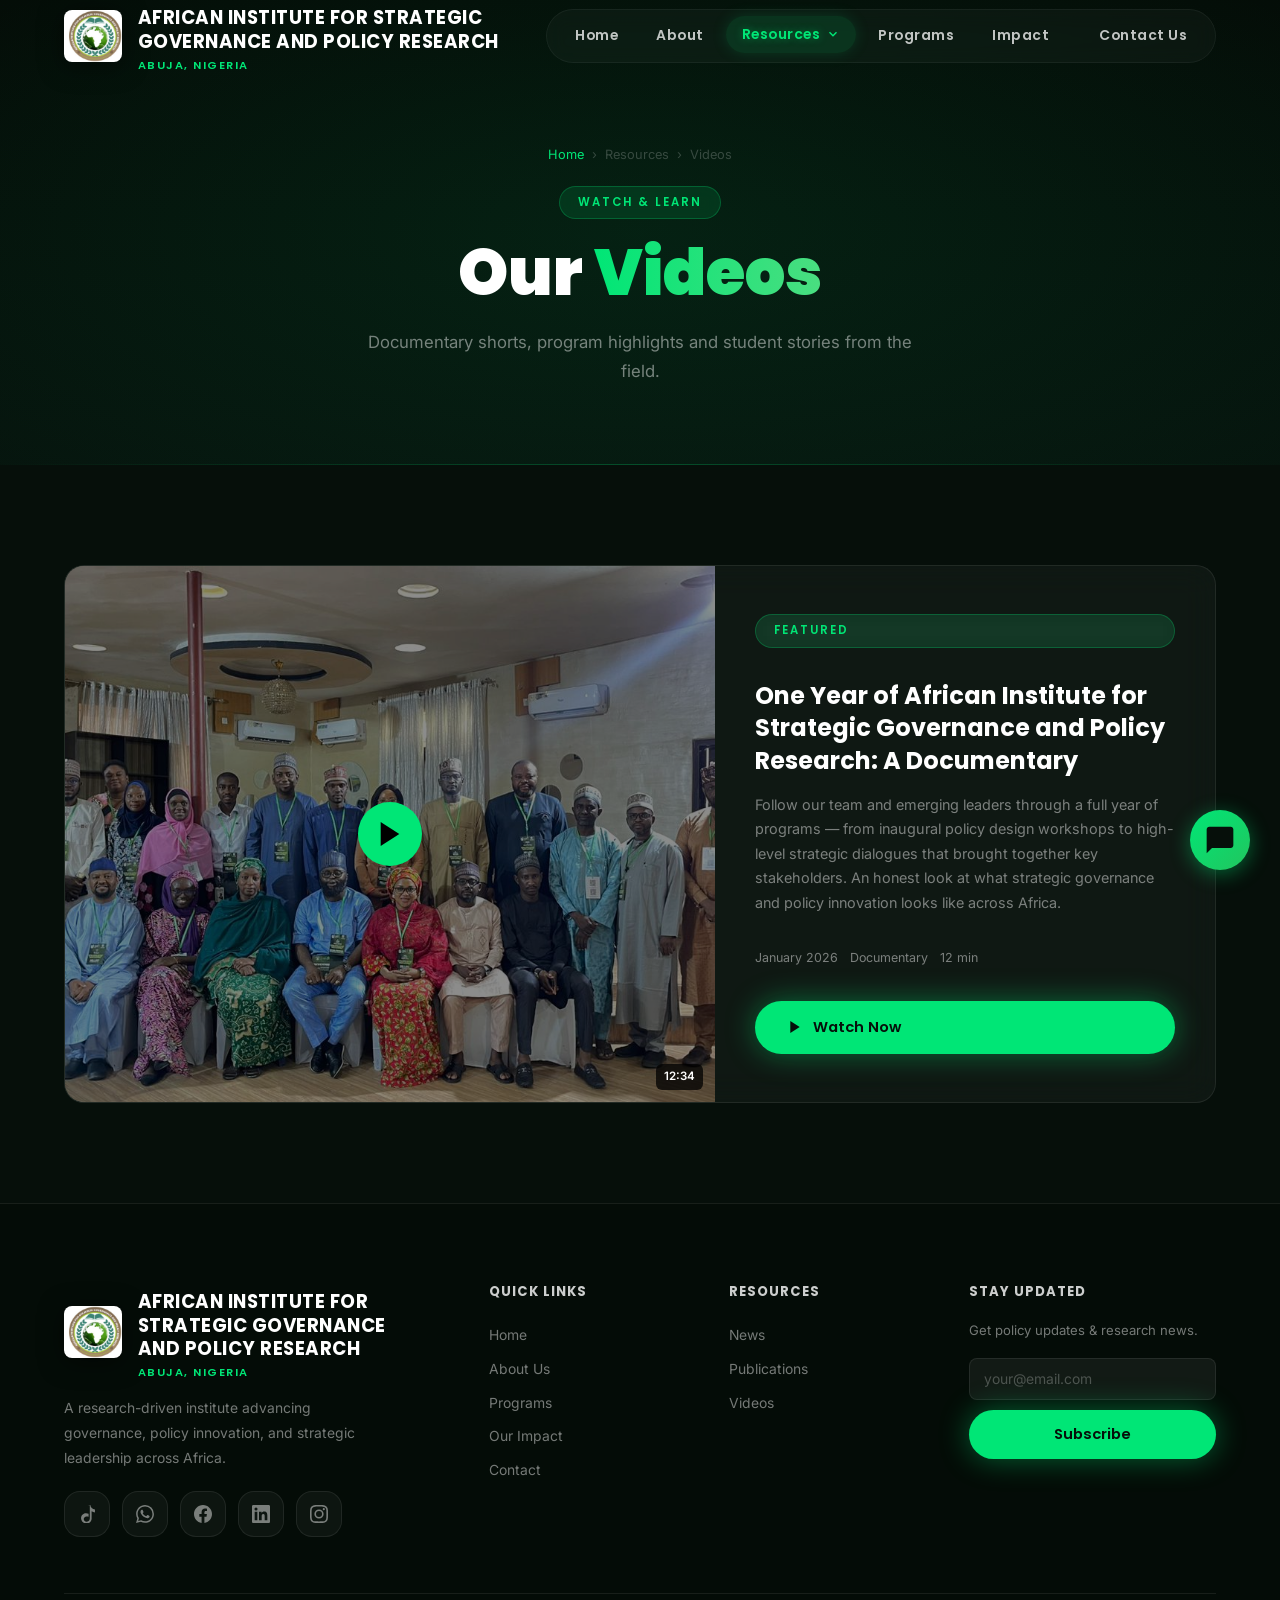
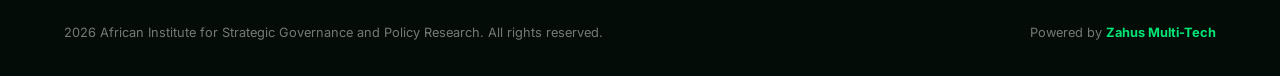
<file: videos.html>
<!DOCTYPE html>
<html lang="en">

<head>
    <meta charset="UTF-8" />
    <meta name="viewport" content="width=device-width,initial-scale=1.0" />
    <title>Videos — African Institute for Strategic Governance and Policy Research</title>
    <!-- Google Search Console Verification -->
    <meta name="google-site-verification" content="kpxqSwDE-SX_pO0rOLM9QsYnRwSs0oAshB_o0GFHURk" />
    <!-- SEO Metadata -->
    <meta name="description"
        content="Watch African Institute for Strategic Governance and Policy Research's documentary shorts, program highlights, student stories, and training videos from our youth climate programs in Bauchi State." />
    <meta name="keywords"
        content="climate documentaries Nigeria, youth environmental videos Bauchi, African Institute for Strategic Governance and Policy Research media, sustainability documentaries" />
    <meta name="author" content="African Institute for Strategic Governance and Policy Research" />
    <meta name="robots" content="index, follow" />
    <link rel="canonical" href="https://aisgpr.org/videos.html" />

    <!-- Open Graph / Social Media Sharing -->
    <meta property="og:type" content="video.other" />
    <meta property="og:title"
        content="Videos & Documentaries — African Institute for Strategic Governance and Policy Research" />
    <meta property="og:description" content="Watch our documentary shorts, program highlights, and student stories." />
    <meta property="og:image" content="https://aisgpr.org/images/logo.jpg" />
    <meta property="og:url" content="https://aisgpr.org/videos.html" />

    <!-- Twitter Cards -->
    <meta name="twitter:card" content="summary_large_image" />
    <meta name="twitter:title"
        content="Videos & Documentaries — African Institute for Strategic Governance and Policy Research" />
    <meta name="twitter:description" content="Watch our documentary shorts, program highlights, and student stories." />
    <meta name="twitter:image" content="https://aisgpr.org/images/logo.jpg" />
    <link rel="icon" href="images/logo.jpg" />
    <link rel="preconnect" href="https://fonts.googleapis.com" />
    <link rel="preconnect" href="https://fonts.gstatic.com" crossorigin />
    <link
        href="https://fonts.googleapis.com/css2?family=Poppins:wght@300;400;500;600;700;800;900&family=Inter:wght@400;500;600&display=swap"
        rel="stylesheet" />
    <link rel="stylesheet" href="css/style.css" />
</head>

<body>
    <!-- NAVBAR -->
    <header class="navbar" role="banner">
        <div class="container">
            <nav class="nav-inner">
                <a href="index.html" class="nav-logo">
                    <img src="images/logo.jpg" alt="African Institute for Strategic Governance and Policy Research Logo"
                        class="logo-img" />
                    <div class="logo-wordmark">African Institute for Strategic Governance and Policy Research<em>Abuja,
                            Nigeria</em></div>
                </a>
                <ul class="nav-links" role="list">
                    <li><a href="index.html">Home</a></li>
                    <li><a href="about.html">About</a></li>
                    <li class="nav-dropdown">
                        <button class="nav-dropdown-btn active" aria-expanded="false" aria-haspopup="true">Resources
                            <svg class="dropdown-caret" viewBox="0 0 24 24" width="14" height="14" fill="none"
                                stroke="currentColor" stroke-width="2.5">
                                <path d="m6 9 6 6 6-6" />
                            </svg></button>
                        <ul class="dropdown-menu" role="menu">
                            <li><a href="news.html" role="menuitem"><svg viewBox="0 0 24 24" width="16" height="16"
                                        fill="none" stroke="currentColor" stroke-width="2" stroke-linecap="round"
                                        stroke-linejoin="round">
                                        <path
                                            d="M4 22h16a2 2 0 0 0 2-2V4a2 2 0 0 0-2-2H8a2 2 0 0 0-2 2v16a2 2 0 0 1-2 2Zm0 0a2 2 0 0 1-2-2v-9c0-1.1.9-2 2-2h2" />
                                        <path d="M18 14h-8M15 18h-5M10 6h8v4h-8V6Z" />
                                    </svg>News</a></li>
                            <li><a href="publications.html" role="menuitem"><svg viewBox="0 0 24 24" width="16"
                                        height="16" fill="none" stroke="currentColor" stroke-width="2"
                                        stroke-linecap="round" stroke-linejoin="round">
                                        <path d="M14 2H6a2 2 0 0 0-2 2v16a2 2 0 0 0 2 2h12a2 2 0 0 0 2-2V8z" />
                                        <path d="M14 2v6h6M16 13H8M16 17H8M10 9H8" />
                                    </svg>Publications</a></li>
                            <li><a href="videos.html" class="active" role="menuitem"><svg viewBox="0 0 24 24" width="16"
                                        height="16" fill="none" stroke="currentColor" stroke-width="2"
                                        stroke-linecap="round" stroke-linejoin="round">
                                        <polygon points="23 7 16 12 23 17 23 7" />
                                        <rect x="1" y="5" width="15" height="14" rx="2" ry="2" />
                                    </svg>Videos</a></li>
                        </ul>
                    </li>
                    <li><a href="programs.html">Programs</a></li>
                    <li><a href="impact.html">Impact</a></li>
                    
                    <li><a href="contact.html" class="btn btn-neon">Contact Us</a></li>
                </ul>
                <button class="hamburger" aria-label="Toggle menu"><span></span><span></span><span></span></button>
            </nav>
            <div class="mobile-nav">
                <a href="index.html">Home</a>
                <a href="about.html">About</a>
                <a href="news.html">News</a>
                <a href="publications.html">Publications</a>
                <a href="videos.html" class="active">Videos</a>
                <a href="programs.html">Programs</a>
                <a href="impact.html">Impact</a>
                
                <a href="contact.html" class="btn btn-neon">Contact Us</a>
            </div>
        </div>
    </header>

    <main>
        <section class="page-hero">
            <div class="container" style="position:relative;z-index:2">
                <nav class="breadcrumb"><a
                        href="index.html">Home</a><span>›</span><span>Resources</span><span>›</span><span>Videos</span>
                </nav>
                <span class="chip" style="justify-content:center;display:inline-flex"> Watch & Learn</span>
                <h1>Our <span
                        style="background:linear-gradient(90deg,var(--green-neon),var(--green-bright));-webkit-background-clip:text;-webkit-text-fill-color:transparent;background-clip:text">Videos</span>
                </h1>
                <p>Documentary shorts, program highlights and student stories from the field.</p>
            </div>
        </section>

        <!-- FEATURED VIDEO -->
        <section>
            <div class="container">
                <div class="video-featured glass-card reveal">
                    <div class="video-thumb-wrap">
                        <img src="images/top.jpg" alt="Featured video thumbnail" />
                        <div class="video-play-overlay">
                            <div class="video-play-btn" aria-label="Play video">
                                <svg viewBox="0 0 24 24" width="32" height="32" fill="currentColor">
                                    <polygon points="5 3 19 12 5 21 5 3" />
                                </svg>
                            </div>
                        </div>
                        <span class="video-duration">12:34</span>
                    </div>
                    <div class="video-featured-body">
                        <span class="chip"> Featured</span>
                        <h2>One Year of African Institute for Strategic Governance and Policy Research: A Documentary
                        </h2>
                        <p>Follow our team and emerging leaders through a full year of programs — from inaugural policy design workshops to high-level strategic dialogues that brought together key stakeholders. An honest look at what strategic governance and policy innovation looks like across Africa.</p>
                        <div class="news-meta" style="margin:16px 0">
                            <span> January 2026</span>
                            <span> Documentary</span>
                            <span> 12 min</span>
                        </div>
                        <a href="#" class="btn btn-neon">
                            <svg viewBox="0 0 24 24" width="16" height="16" fill="currentColor">
                                <polygon points="5 3 19 12 5 21 5 3" />
                            </svg>
                            Watch Now
                        </a>
                    </div>
                </div>
            </div>
        </section>

        <!-- Video grid removed as requested -->
    </main>

    <footer class="footer">
        <div class="container">
            <div class="footer-grid">
                <div class="footer-brand">
                    <a href="index.html" class="nav-logo"><img src="images/logo.jpg"
                            alt="African Institute for Strategic Governance and Policy Research Logo"
                            class="logo-img" />
                        <div class="logo-wordmark">African Institute for Strategic Governance and Policy
                            Research<em>Abuja, Nigeria</em></div>
                    </a>
                    <p>A research-driven institute advancing governance, policy innovation, and strategic leadership
                        across Africa.</p>
                    <div class="footer-social" style="margin-top:20px">
                        <a href="#" class="soc-btn"
                            aria-label="TikTok" target="_blank" rel="noopener">
                            <svg viewBox="0 0 24 24" width="18" height="18" fill="currentColor">
                                <path
                                    d="M12.525.02c1.31-.02 2.61-.01 3.91.04.15 1.53.85 3.01 1.95 4.09 1.12 1.09 2.66 1.72 4.25 1.79v3.96c-1.57-.02-3.13-.53-4.45-1.42-.01 3.25.01 6.5-.02 9.75-.11 2.53-1.6 4.88-3.87 5.92-2.31 1.05-5.06.77-7.14-.73-2.07-1.49-3.26-4.04-3.08-6.57.17-2.32 1.63-4.41 3.73-5.3 2-.85 4.39-.77 6.32.22l-.02 4.05c-1.22-.64-2.73-.78-4.02-.32-1.34.48-2.32 1.72-2.39 3.16-.06 1.48.87 2.87 2.26 3.4 1.4.53 3.06.27 4.19-.66 1.08-.89 1.65-2.28 1.63-3.71-.03-5.83-.02-11.66-.02-17.49z" />
                            </svg>
                        </a>
                        <a href="#" class="soc-btn" aria-label="WhatsApp" target="_blank"
                            rel="noopener">
                            <svg viewBox="0 0 24 24" width="18" height="18" fill="currentColor">
                                <path
                                    d="M17.472 14.382c-.297-.149-1.758-.867-2.03-.967-.273-.099-.471-.148-.67.15-.197.297-.767.966-.94 1.164-.173.199-.347.223-.644.075-.297-.15-1.255-.463-2.39-1.475-.883-.788-1.48-1.761-1.653-2.059-.173-.297-.018-.458.13-.606.134-.133.298-.347.446-.52.149-.174.198-.298.298-.497.099-.198.05-.371-.025-.52-.075-.149-.669-1.612-.916-2.207-.242-.579-.487-.5-.669-.51a12.8 12.8 0 0 0-.57-.01c-.198 0-.52.074-.792.372-.272.297-1.04 1.016-1.04 2.479 0 1.462 1.065 2.875 1.213 3.074.149.198 2.096 3.2 5.077 4.487.709.306 1.262.489 1.694.625.712.227 1.36.195 1.871.118.571-.085 1.758-.719 2.006-1.413.248-.694.248-1.289.173-1.413-.074-.124-.272-.198-.57-.347m-5.421 7.403h-.004a9.87 9.87 0 0 1-5.031-1.378l-.361-.214-3.741.982.998-3.648-.235-.374a9.86 9.86 0 0 1-1.51-5.26c.001-5.45 4.436-9.884 9.888-9.884 2.64 0 5.122 1.03 6.988 2.898a9.825 9.825 0 0 1 2.893 6.994c-.003 5.45-4.437 9.884-9.885 9.884m8.413-18.297A11.815 11.815 0 0 0 12.05 0C5.495 0 .16 5.335.157 11.892c0 2.096.547 4.142 1.588 5.945L.057 24l6.305-1.654a11.882 11.882 0 0 0 5.683 1.448h.005c6.554 0 11.89-5.335 11.893-11.893a11.821 11.821 0 0 0-3.48-8.413Z" />
                            </svg>
                        </a>
                        <a href="#" class="soc-btn" aria-label="Facebook"
                            target="_blank" rel="noopener">
                            <svg viewBox="0 0 24 24" width="18" height="18" fill="currentColor">
                                <path
                                    d="M24 12.073C24 5.405 18.627 0 12 0S0 5.405 0 12.073C0 18.1 4.388 23.094 10.125 24v-8.437H7.078v-3.49h3.047V9.41c0-3.025 1.791-4.697 4.533-4.697 1.312 0 2.686.235 2.686.235v2.97h-1.513c-1.491 0-1.956.93-1.956 1.874v2.25h3.328l-.532 3.49h-2.796V24C19.612 23.094 24 18.1 24 12.073Z" />
                            </svg>
                        </a>
                        <a href="#"
                            class="soc-btn" aria-label="LinkedIn" target="_blank" rel="noopener">
                            <svg viewBox="0 0 24 24" width="18" height="18" fill="currentColor">
                                <path
                                    d="M20.447 20.452h-3.554v-5.569c0-1.328-.027-3.037-1.852-3.037-1.853 0-2.136 1.445-2.136 2.939v5.667H9.351V9h3.414v1.561h.046c.477-.9 1.637-1.85 3.37-1.85 3.601 0 4.267 2.37 4.267 5.455v6.286zM5.337 7.433a2.062 2.062 0 0 1-2.063-2.065 2.064 2.064 0 1 1 2.063 2.065zm1.782 13.019H3.555V9h3.564v11.452zM22.225 0H1.771C.792 0 0 .774 0 1.729v20.542C0 23.227.792 24 1.771 24h20.451C23.2 24 24 23.227 24 22.271V1.729C24 .774 23.2 0 22.222 0h.003z" />
                            </svg>
                        </a>
                        <a href="#" class="soc-btn"
                            aria-label="Instagram" target="_blank" rel="noopener">
                            <svg viewBox="0 0 24 24" width="18" height="18" fill="currentColor">
                                <path
                                    d="M12 2.163c3.204 0 3.584.012 4.85.07 3.252.148 4.771 1.691 4.919 4.919.058 1.265.069 1.645.069 4.849 0 3.205-.012 3.584-.069 4.849-.149 3.225-1.664 4.771-4.919 4.919-1.266.058-1.644.07-4.85.07-3.204 0-3.584-.012-4.849-.07-3.26-.149-4.771-1.699-4.919-4.92-.058-1.265-.07-1.644-.07-4.849 0-3.204.013-3.583.07-4.849.149-3.227 1.664-4.771 4.919-4.919 1.266-.057 1.645-.069 4.849-.069zM12 0C8.741 0 8.333.014 7.053.072 2.695.272.273 2.69.073 7.052.014 8.333 0 8.741 0 12c0 3.259.014 3.668.072 4.948.2 4.358 2.618 6.78 6.98 6.98C8.333 23.986 8.741 24 12 24c3.259 0 3.668-.014 4.948-.072 4.354-.2 6.782-2.618 6.979-6.98.059-1.28.073-1.689.073-4.948 0-3.259-.014-3.667-.072-4.947-.196-4.354-2.617-6.78-6.979-6.98C15.668.014 15.259 0 12 0zm0 5.838a6.162 6.162 0 1 0 0 12.324 6.162 6.162 0 0 0 0-12.324zM12 16a4 4 0 1 1 0-8 4 4 0 0 1 0 8zm6.406-11.845a1.44 1.44 0 1 0 0 2.881 1.44 1.44 0 0 0 0-2.881z" />
                            </svg>
                        </a>
                    </div>
                </div>
                <nav class="footer-col">
                    <h4>Quick Links</h4><a href="index.html">Home</a><a href="about.html">About Us</a><a
                        href="programs.html">Programs</a><a href="impact.html">Our Impact</a><a href="contact.html">Contact</a>
                </nav>
                <nav class="footer-col">
                    <h4>Resources</h4><a href="news.html">News</a><a href="publications.html">Publications</a><a
                        href="videos.html">Videos</a>
                </nav>
                <div class="footer-col">
                    <h4>Stay Updated</h4>
                    <p style="font-size:.82rem;color:var(--text-muted);margin-bottom:0">Get policy updates &amp; research news.</p>
                    <form class="newsletter-input-wrap"><input type="email" placeholder="your@email.com" required
                            aria-label="Email address" /><button type="submit" class="btn btn-neon"
                            style="justify-content:center">Subscribe</button></form>
                </div>
            </div>
            <div class="footer-bottom">
                <p> 2026 African Institute for Strategic Governance and Policy Research. All rights reserved.</p>
                <p>Powered by <strong style="color:var(--green-neon)">Zahus Multi-Tech</strong></p>
            </div>
        </div>
    </footer>
    <script src="js/main.js" defer></script>

    <!-- AI Assistant Chatbot -->
    <script src="js/chatbot.js" defer></script>
</body>

</html>
</file>
<file: css/style.css>
/* ============================================================
   AFRICAN INSTITUTE FOR STRATEGIC GOVERNANCE AND POLICY RESEARCH — Rebranded Design System v2
   Theme: Dark Forest · Electric Green · Animated · Premium
   ============================================================ */

@import url('https://fonts.googleapis.com/css2?family=Poppins:wght@300;400;500;600;700;800;900&family=Inter:wght@400;500;600&display=swap');

/* ── CSS Variables ─────────────────────────────────────────── */
:root {
    --bg-base: #060f0a;
    --bg-deep: #040c07;
    --bg-card: rgba(255, 255, 255, .04);
    --bg-card-hover: rgba(255, 255, 255, .08);

    --green-neon: #00e676;
    --green-bright: #4ade80;
    --green-mid: #22c55e;
    --green-dark: #166534;
    --green-glass: rgba(0, 230, 118, .12);
    --green-border: rgba(0, 230, 118, .25);

    --gold: #f59e0b;
    --gold-light: #fcd34d;

    --white: #ffffff;
    --text-primary: #f0fdf4;
    --text-secondary: #a3e6b8;
    --text-muted: rgba(255, 255, 255, .45);

    --border-subtle: rgba(255, 255, 255, .08);
    --border-green: rgba(0, 230, 118, .2);

    --shadow-green: 0 0 40px rgba(0, 230, 118, .15);
    --shadow-card: 0 8px 32px rgba(0, 0, 0, .4);
    --shadow-glow: 0 0 80px rgba(0, 230, 118, .2);

    --radius-sm: 8px;
    --radius-md: 16px;
    --radius-lg: 28px;
    --radius-xl: 48px;
    --radius-full: 999px;

    --ease-bounce: cubic-bezier(.34, 1.56, .64, 1);
    --ease-smooth: cubic-bezier(.4, 0, .2, 1);
    --dur-fast: .2s;
    --dur-mid: .4s;
    --dur-slow: .7s;

    --nav-h: 72px;
    --max-w: 1220px;
}

/* ── Reset ──────────────────────────────────────────────────── */
*,
*::before,
*::after {
    box-sizing: border-box;
    margin: 0;
    padding: 0
}

html {
    scroll-behavior: smooth;
    font-size: 16px;
    overflow-x: hidden;
}

body {
    font-family: 'Inter', sans-serif;
    background: var(--bg-base);
    color: var(--text-primary);
    line-height: 1.7;
    overflow-x: hidden;
}

img {
    max-width: 100%;
    height: auto;
    display: block
}

a {
    text-decoration: none;
    color: inherit
}

ul {
    list-style: none
}

h1,
h2,
h3,
h4,
h5 {
    font-family: 'Poppins', sans-serif;
    line-height: 1.2
}

/* ── Animated Gradient BG ───────────────────────────────────── */
@keyframes gradShift {
    0% {
        background-position: 0% 50%
    }

    50% {
        background-position: 100% 50%
    }

    100% {
        background-position: 0% 50%
    }
}

@keyframes float {

    0%,
    100% {
        transform: translateY(0) rotate(0deg)
    }

    33% {
        transform: translateY(-18px) rotate(3deg)
    }

    66% {
        transform: translateY(-8px) rotate(-2deg)
    }
}

@keyframes floatSlow {

    0%,
    100% {
        transform: translateY(0) scale(1)
    }

    50% {
        transform: translateY(-30px) scale(1.05)
    }
}

@keyframes pulse-glow {

    0%,
    100% {
        box-shadow: 0 0 20px rgba(0, 230, 118, .3)
    }

    50% {
        box-shadow: 0 0 60px rgba(0, 230, 118, .6)
    }
}

@keyframes spin-slow {
    to {
        transform: rotate(360deg)
    }
}

@keyframes shimmer {
    0% {
        background-position: -200% center
    }

    100% {
        background-position: 200% center
    }
}

@keyframes countUp {
    from {
        opacity: 0;
        transform: translateY(20px)
    }

    to {
        opacity: 1;
        transform: translateY(0)
    }
}

@keyframes slideInLeft {
    from {
        opacity: 0;
        transform: translateX(-60px)
    }

    to {
        opacity: 1;
        transform: translateX(0)
    }
}

@keyframes slideInRight {
    from {
        opacity: 0;
        transform: translateX(60px)
    }

    to {
        opacity: 1;
        transform: translateX(0)
    }
}

@keyframes fadeUp {
    from {
        opacity: 0;
        transform: translateY(40px)
    }

    to {
        opacity: 1;
        transform: translateY(0)
    }
}

@keyframes fadeIn {
    from {
        opacity: 0
    }

    to {
        opacity: 1
    }
}

@keyframes scaleIn {
    from {
        opacity: 0;
        transform: scale(.85)
    }

    to {
        opacity: 1;
        transform: scale(1)
    }
}

@keyframes borderPulse {

    0%,
    100% {
        border-color: rgba(0, 230, 118, .2)
    }

    50% {
        border-color: rgba(0, 230, 118, .6)
    }
}

@keyframes leafFloat {
    0% {
        transform: translateY(0) translateX(0) rotate(0deg);
        opacity: 1
    }

    100% {
        transform: translateY(-100vh) translateX(60px) rotate(360deg);
        opacity: 0
    }
}

@keyframes lineGrow {
    from {
        transform: scaleX(0)
    }

    to {
        transform: scaleX(1)
    }
}

@keyframes textGlow {

    0%,
    100% {
        text-shadow: 0 0 20px rgba(0, 230, 118, .4)
    }

    50% {
        text-shadow: 0 0 60px rgba(0, 230, 118, .9), 0 0 120px rgba(0, 230, 118, .3)
    }
}

@keyframes bgPan {
    0% {
        background-position: 0 0
    }

    100% {
        background-position: 60px 60px
    }
}

/* ── Scroll Reveal Classes ──────────────────────────────────── */
.reveal {
    opacity: 0;
    transform: translateY(50px);
    transition: opacity .8s var(--ease-smooth), transform .8s var(--ease-smooth);
}

.reveal.visible {
    opacity: 1;
    transform: translateY(0)
}

.reveal-left {
    opacity: 0;
    transform: translateX(-60px);
    transition: opacity .8s var(--ease-smooth), transform .8s var(--ease-smooth);
}

.reveal-left.visible {
    opacity: 1;
    transform: translateX(0)
}

.reveal-right {
    opacity: 0;
    transform: translateX(60px);
    transition: opacity .8s var(--ease-smooth), transform .8s var(--ease-smooth);
}

.reveal-right.visible {
    opacity: 1;
    transform: translateX(0)
}

.reveal-scale {
    opacity: 0;
    transform: scale(.9);
    transition: opacity .7s var(--ease-smooth), transform .7s var(--ease-bounce);
}

.reveal-scale.visible {
    opacity: 1;
    transform: scale(1)
}

/* Stagger delays */
.delay-1 {
    transition-delay: .1s
}

.delay-2 {
    transition-delay: .2s
}

.delay-3 {
    transition-delay: .3s
}

.delay-4 {
    transition-delay: .4s
}

.delay-5 {
    transition-delay: .5s
}

.delay-6 {
    transition-delay: .6s
}

/* ── Layout ─────────────────────────────────────────────────── */
.container {
    width: 90%;
    max-width: var(--max-w);
    margin: 0 auto
}

section {
    padding: 100px 0
}

.text-center {
    text-align: center
}

/* ── Section Labels ─────────────────────────────────────────── */
.chip {
    display: inline-flex;
    align-items: center;
    gap: 8px;
    background: var(--green-glass);
    border: 1px solid var(--green-border);
    border-radius: var(--radius-full);
    padding: 6px 18px;
    font-family: 'Poppins', sans-serif;
    font-size: .72rem;
    font-weight: 600;
    letter-spacing: 2px;
    text-transform: uppercase;
    color: var(--green-neon);
    margin-bottom: 16px;
    backdrop-filter: blur(8px);
}

.section-title {
    font-size: clamp(2rem, 4.5vw, 3rem);
    font-weight: 800;
    margin-bottom: 16px;
    color: var(--text-primary);
}

.section-title .accent {
    background: linear-gradient(90deg, var(--green-neon), var(--green-bright));
    -webkit-background-clip: text;
    -webkit-text-fill-color: transparent;
    background-clip: text;
}

.section-sub {
    font-size: 1.05rem;
    color: var(--text-muted);
    max-width: 580px;
    margin: 0 auto 56px;
    line-height: 1.8;
}

/* ── Buttons ─────────────────────────────────────────────────── */
.btn {
    display: inline-flex;
    align-items: center;
    gap: 10px;
    padding: 14px 32px;
    border-radius: var(--radius-full);
    font-family: 'Poppins', sans-serif;
    font-size: .92rem;
    font-weight: 600;
    cursor: pointer;
    border: none;
    transition: all .3s var(--ease-smooth);
    position: relative;
    overflow: hidden;
    white-space: nowrap;
}

.btn::after {
    content: '';
    position: absolute;
    inset: 0;
    background: rgba(255, 255, 255, .15);
    opacity: 0;
    transition: opacity .25s;
}

.btn:hover::after {
    opacity: 1
}

.btn-neon {
    background: var(--green-neon);
    color: #060f0a;
    box-shadow: 0 0 30px rgba(0, 230, 118, .4);
}

.btn-neon:hover {
    transform: translateY(-3px) scale(1.02);
    box-shadow: 0 0 60px rgba(0, 230, 118, .6);
}

.btn-glass {
    background: rgba(255, 255, 255, .08);
    color: var(--white);
    border: 1.5px solid rgba(255, 255, 255, .2);
    backdrop-filter: blur(12px);
}

.btn-glass:hover {
    background: rgba(255, 255, 255, .15);
    border-color: var(--green-neon);
    transform: translateY(-3px);
}

.btn-outline-neon {
    background: transparent;
    color: var(--green-neon);
    border: 1.5px solid var(--green-neon);
}

.btn-outline-neon:hover {
    background: var(--green-neon);
    color: #060f0a;
    transform: translateY(-3px);
    box-shadow: 0 0 40px rgba(0, 230, 118, .4);
}

.btn-gold {
    background: linear-gradient(135deg, var(--gold), var(--gold-light));
    color: #1a0a00;
}

.btn-gold:hover {
    transform: translateY(-3px);
    box-shadow: 0 0 40px rgba(245, 158, 11, .5)
}

.btn-lg {
    padding: 17px 42px;
    font-size: 1rem
}

/* ── Navbar ──────────────────────────────────────────────────── */
.navbar {
    position: fixed;
    top: 0;
    left: 0;
    right: 0;
    z-index: 1000;
    height: var(--nav-h);
    transition: all .4s var(--ease-smooth);
}

.navbar.scrolled {
    background: rgba(6, 15, 10, .85);
    backdrop-filter: blur(24px);
    border-bottom: 1px solid var(--border-subtle);
    box-shadow: 0 4px 40px rgba(0, 0, 0, .4);
}

.nav-inner {
    display: flex;
    align-items: center;
    justify-content: space-between;
    height: var(--nav-h);
}

.nav-logo {
    display: flex;
    align-items: center;
    gap: 16px;
    text-decoration: none;
    transition: transform var(--dur-fast) var(--ease-bounce);
}

.nav-logo:hover {
    transform: scale(1.02);
}

.logo-mark {
    width: 44px;
    height: 44px;
    background: linear-gradient(135deg, var(--green-neon), var(--green-bright));
    border-radius: 12px;
    display: flex;
    align-items: center;
    justify-content: center;
    font-size: 1.4rem;
    box-shadow: 0 0 20px rgba(0, 230, 118, .4);
    animation: pulse-glow 3s ease infinite;
}

/* Real logo image */
.logo-img {
    height: 52px;
    width: auto;
    border-radius: var(--radius-sm);
    object-fit: contain;
    background: transparent;
    padding: 0;
    filter: drop-shadow(0 4px 12px rgba(0,0,0,0.5));
}

.logo-wordmark {
    font-family: 'Poppins', sans-serif;
    font-weight: 700;
    font-size: 1.15rem;
    color: var(--white);
    line-height: 1.3;
    text-transform: uppercase;
    letter-spacing: 0.5px;
    max-width: 380px;
    white-space: normal;
    padding-top: 6px;
}

.logo-wordmark em {
    display: block;
    font-style: normal;
    font-size: .7rem;
    font-weight: 600;
    letter-spacing: 1.5px;
    text-transform: uppercase;
    color: var(--green-neon);
    margin-top: 4px;
}

.nav-links {
    display: flex;
    align-items: center;
    gap: 6px;
    background: rgba(255, 255, 255, 0.03);
    padding: 6px 12px;
    border-radius: var(--radius-full);
    border: 1px solid rgba(255, 255, 255, 0.05);
    backdrop-filter: blur(10px);
}

.nav-links a,
.nav-links .nav-dropdown-btn {
    padding: 8px 16px;
    border-radius: var(--radius-full);
    font-family: 'Poppins', sans-serif;
    font-size: .87rem;
    font-weight: 600;
    color: rgba(255, 255, 255, .75);
    transition: all .3s var(--ease-bounce);
    letter-spacing: 0.5px;
    background: transparent;
    border: none;
    cursor: pointer;
    display: flex;
    align-items: center;
    gap: 6px;
}

.nav-links a:hover,
.nav-links a.active,
.nav-links .nav-dropdown-btn:hover,
.nav-links .nav-dropdown-btn.active {
    color: var(--green-neon);
    background: var(--green-glass);
    box-shadow: 0 0 15px rgba(0, 230, 118, 0.15);
    text-shadow: 0 0 8px rgba(0, 230, 118, 0.4);
    transform: translateY(-2px);
}

.nav-links .btn {
    margin-left: 12px;
    box-shadow: none;
    text-shadow: none;
    transform: none;
}

/* Hamburger */
.hamburger {
    display: none;
    flex-direction: column;
    gap: 5px;
    cursor: pointer;
    padding: 8px;
    border: none;
    background: transparent;
    border-radius: var(--radius-sm);
}

.hamburger span {
    display: block;
    width: 26px;
    height: 2px;
    background: var(--white);
    border-radius: 4px;
    transition: all .3s;
}

.hamburger.active span:nth-child(1) {
    transform: translateY(7px) rotate(45deg)
}

.hamburger.active span:nth-child(2) {
    opacity: 0
}

.hamburger.active span:nth-child(3) {
    transform: translateY(-7px) rotate(-45deg)
}

/* Mobile Nav */
.mobile-nav {
    display: none;
    flex-direction: column;
    gap: 4px;
    background: rgba(6, 15, 10, .97);
    backdrop-filter: blur(24px);
    padding: 20px 16px 28px;
    border-top: 1px solid var(--border-subtle);
}

.mobile-nav a {
    padding: 13px 16px;
    border-radius: var(--radius-md);
    font-family: 'Poppins', sans-serif;
    font-size: .95rem;
    font-weight: 500;
    color: rgba(255, 255, 255, .7);
    transition: all .2s;
}

.mobile-nav a:hover {
    color: var(--green-neon);
    background: var(--green-glass)
}

.mobile-nav .btn {
    margin-top: 8px;
    justify-content: center
}

.mobile-nav.open {
    display: flex
}

/* ── HERO ────────────────────────────────────────────────────── */
.hero {
    min-height: 100vh;
    display: flex;
    align-items: center;
    position: relative;
    overflow: hidden;
    padding-top: var(--nav-h);
    background:
        linear-gradient(to bottom, rgba(4, 12, 7, .72) 0%, rgba(6, 15, 10, .85) 60%, rgba(4, 12, 7, .97) 100%),
        url('../images/globe.jpg') center center / cover no-repeat;
}

/* Animated mesh background */
.hero-mesh {
    position: absolute;
    inset: 0;
    background:
        radial-gradient(ellipse 80% 60% at 20% 50%, rgba(0, 230, 118, .12) 0%, transparent 60%),
        radial-gradient(ellipse 60% 80% at 80% 20%, rgba(34, 197, 94, .08) 0%, transparent 60%),
        radial-gradient(ellipse 50% 50% at 60% 80%, rgba(0, 230, 118, .05) 0%, transparent 50%);
    animation: gradShift 10s ease infinite;
    background-size: 200% 200%;
}

/* Grid pattern overlay */
.hero-grid {
    position: absolute;
    inset: 0;
    background-image:
        linear-gradient(rgba(0, 230, 118, .04) 1px, transparent 1px),
        linear-gradient(90deg, rgba(0, 230, 118, .04) 1px, transparent 1px);
    background-size: 60px 60px;
    animation: bgPan 20s linear infinite;
}

/* Floating orbs */
.hero-orb {
    position: absolute;
    border-radius: 50%;
    filter: blur(80px);
    pointer-events: none;
}

.hero-orb-1 {
    width: 100%;
    max-width: 500px;
    height: 500px;
    background: radial-gradient(circle, rgba(0, 230, 118, .18), transparent 70%);
    top: -100px;
    right: -100px;
    animation: floatSlow 8s ease-in-out infinite;
}

.hero-orb-2 {
    width: 100%;
    max-width: 350px;
    height: 350px;
    background: radial-gradient(circle, rgba(34, 197, 94, .12), transparent 70%);
    bottom: -50px;
    left: 10%;
    animation: floatSlow 11s ease-in-out infinite reverse;
}

.hero-orb-3 {
    width: 100%;
    max-width: 200px;
    height: 200px;
    background: radial-gradient(circle, rgba(245, 158, 11, .08), transparent 70%);
    top: 40%;
    right: 25%;
    animation: floatSlow 7s ease-in-out infinite;
}

/* Particles */
.particle {
    position: absolute;
    border-radius: 50%;
    background: var(--green-neon);
    pointer-events: none;
    animation: leafFloat linear infinite;
}

.hero-content {
    position: relative;
    z-index: 2;
    max-width: 760px
}

.hero-badge {
    display: inline-flex;
    align-items: center;
    gap: 8px;
    background: rgba(0, 230, 118, .1);
    border: 1px solid rgba(0, 230, 118, .3);
    border-radius: var(--radius-full);
    padding: 8px 20px;
    font-family: 'Poppins', sans-serif;
    font-size: .76rem;
    font-weight: 600;
    letter-spacing: 2px;
    text-transform: uppercase;
    color: var(--green-neon);
    margin-top: 40px;
    margin-bottom: 24px;
    backdrop-filter: blur(8px);
    animation: fadeIn .8s ease both;
}

.badge-dot {
    width: 8px;
    height: 8px;
    border-radius: 50%;
    background: var(--green-neon);
    box-shadow: 0 0 8px var(--green-neon);
    animation: pulse-glow 2s ease infinite;
}

.hero h1 {
    font-size: clamp(3rem, 7vw, 5.5rem);
    font-weight: 900;
    line-height: 1.06;
    color: var(--white);
    margin-bottom: 24px;
    animation: slideInLeft .9s var(--ease-smooth) .2s both;
}

.hero h1 .line-green {
    display: block;
    background: linear-gradient(90deg, var(--green-neon) 0%, var(--green-bright) 50%, var(--gold) 100%);
    background-size: 200% auto;
    -webkit-background-clip: text;
    -webkit-text-fill-color: transparent;
    background-clip: text;
    animation: shimmer 4s linear infinite;
}

.hero-desc {
    font-size: 1.1rem;
    color: rgba(255, 255, 255, .65);
    max-width: 560px;
    margin-bottom: 40px;
    line-height: 1.85;
    animation: fadeUp .9s var(--ease-smooth) .4s both;
}

.hero-ctas {
    display: flex;
    gap: 16px;
    flex-wrap: wrap;
    animation: fadeUp .9s var(--ease-smooth) .6s both;
}

/* Hero scroll cue */
.hero-scroll {
    position: absolute;
    bottom: 32px;
    left: 50%;
    transform: translateX(-50%);
    display: flex;
    flex-direction: column;
    align-items: center;
    gap: 8px;
    color: var(--text-muted);
    font-size: .72rem;
    letter-spacing: 2px;
    text-transform: uppercase;
    font-family: 'Poppins', sans-serif;
    animation: float 2.5s ease-in-out infinite;
}

.scroll-line {
    width: 1px;
    height: 50px;
    background: linear-gradient(to bottom, var(--green-neon), transparent);
}

/* ── Counter Strip ───────────────────────────────────────────── */
.counter-strip {
    background: linear-gradient(180deg, var(--bg-deep) 0%, #061510 100%);
    border-top: 1px solid var(--border-subtle);
    border-bottom: 1px solid var(--border-subtle);
    padding: 64px 0;
    position: relative;
    overflow: hidden;
}

.counter-strip::before {
    content: '';
    position: absolute;
    inset: 0;
    background: radial-gradient(ellipse 80% 100% at 50% 50%, rgba(0, 230, 118, .05), transparent);
}

.counter-grid {
    display: grid;
    grid-template-columns: repeat(4, 1fr);
    gap: 0;
    position: relative;
}

.counter-item {
    text-align: center;
    padding: 24px 16px;
    border-right: 1px solid var(--border-subtle);
}

.counter-item:last-child {
    border-right: none
}

.counter-num {
    font-family: 'Poppins', sans-serif;
    font-size: clamp(2.8rem, 5vw, 4rem);
    font-weight: 900;
    line-height: 1;
    margin-bottom: 8px;
    background: linear-gradient(135deg, var(--green-neon), var(--green-bright));
    -webkit-background-clip: text;
    -webkit-text-fill-color: transparent;
    background-clip: text;
}

.counter-num .suf {
    font-size: 60%;
    background: linear-gradient(135deg, var(--gold), var(--gold-light));
    -webkit-background-clip: text;
    -webkit-text-fill-color: transparent;
    background-clip: text;
}

.counter-label {
    font-size: .78rem;
    letter-spacing: 2px;
    text-transform: uppercase;
    color: var(--text-muted);
    font-family: 'Poppins', sans-serif;
    font-weight: 500;
}

/* ── Glass Card ──────────────────────────────────────────────── */
.glass-card {
    background: rgba(255, 255, 255, .04);
    border: 1px solid var(--border-subtle);
    border-radius: var(--radius-lg);
    backdrop-filter: blur(16px);
    transition: all .4s var(--ease-smooth);
    position: relative;
    overflow: hidden;
}

.glass-card::before {
    content: '';
    position: absolute;
    inset: 0;
    background: linear-gradient(135deg, rgba(255, 255, 255, .05) 0%, rgba(255, 255, 255, 0) 100%);
    opacity: 0;
    transition: opacity .4s ease;
    pointer-events: none;
}

.glass-card:hover {
    border-color: var(--green-border);
    box-shadow: var(--shadow-green);
    transform: translateY(-6px);
    background: rgba(255, 255, 255, .07);
}

.glass-card:hover::before {
    opacity: 1
}

/* ── Program Cards ───────────────────────────────────────────── */
.programs-grid {
    display: grid;
    grid-template-columns: repeat(auto-fit, minmax(260px, 1fr));
    gap: 24px;
}

.prog-card {
    padding: 36px 28px;
    cursor: pointer;
}

.prog-icon {
    width: 60px;
    height: 60px;
    border-radius: var(--radius-md);
    background: var(--green-glass);
    border: 1px solid var(--green-border);
    display: flex;
    align-items: center;
    justify-content: center;
    font-size: 1.8rem;
    margin-bottom: 24px;
    transition: all .4s var(--ease-bounce);
}

.glass-card:hover .prog-icon {
    background: rgba(0, 230, 118, .25);
    box-shadow: 0 0 30px rgba(0, 230, 118, .3);
    transform: scale(1.1) rotate(-5deg);
}

.prog-card h3 {
    font-size: 1.15rem;
    font-weight: 700;
    color: var(--text-primary);
    margin-bottom: 10px;
}

.prog-card p {
    font-size: .9rem;
    color: var(--text-muted);
    line-height: 1.7
}

.prog-link {
    display: inline-flex;
    align-items: center;
    gap: 6px;
    margin-top: 20px;
    font-family: 'Poppins', sans-serif;
    font-size: .82rem;
    font-weight: 600;
    color: var(--green-neon);
    transition: gap .25s;
}

.prog-link:hover {
    gap: 12px
}

.prog-num {
    font-family: 'Poppins', sans-serif;
    font-size: .72rem;
    font-weight: 700;
    letter-spacing: 2px;
    color: var(--text-muted);
    margin-bottom: 8px;
    display: block;
}

/* Top border on hover */
.prog-card::after {
    content: '';
    position: absolute;
    top: 0;
    left: 0;
    right: 0;
    height: 2px;
    background: linear-gradient(90deg, var(--green-neon), var(--gold));
    transform: scaleX(0);
    transform-origin: left;
    transition: transform .4s var(--ease-smooth);
}

.glass-card:hover::after {
    transform: scaleX(1)
}

/* ── About Section ───────────────────────────────────────────── */
.about-split {
    display: grid;
    grid-template-columns: 1fr 1fr;
    gap: 72px;
    align-items: center;
}

.about-visual {
    position: relative
}

.about-img {
    border-radius: var(--radius-lg);
    width: 100%;
    object-fit: cover;
    box-shadow: 0 20px 60px rgba(0, 0, 0, .5), var(--shadow-green);
    transition: transform .6s var(--ease-smooth);
}

.about-visual:hover .about-img {
    transform: scale(1.02)
}

.about-glow {
    position: absolute;
    inset: -2px;
    border-radius: calc(var(--radius-lg) + 2px);
    background: linear-gradient(135deg, var(--green-neon), transparent, var(--gold));
    opacity: .35;
    z-index: -1;
    animation: spin-slow 8s linear infinite;
}

.about-badge {
    position: absolute;
    bottom: -20px;
    right: -20px;
    background: linear-gradient(135deg, var(--green-neon), var(--green-bright));
    border-radius: var(--radius-md);
    padding: 20px 24px;
    text-align: center;
    box-shadow: 0 0 40px rgba(0, 230, 118, .4);
}

.about-badge strong {
    display: block;
    font-family: 'Poppins', sans-serif;
    font-size: 2rem;
    font-weight: 900;
    color: #060f0a;
    line-height: 1;
}

.about-badge span {
    font-size: .72rem;
    color: rgba(0, 0, 0, .6);
    font-weight: 600
}

.about-text p {
    color: var(--text-muted);
    margin-bottom: 18px;
    line-height: 1.85;
}

.feature-pills {
    display: flex;
    flex-wrap: wrap;
    gap: 10px;
    margin: 28px 0;
}

.pill {
    display: inline-flex;
    align-items: center;
    gap: 6px;
    padding: 7px 16px;
    border-radius: var(--radius-full);
    font-size: .82rem;
    font-weight: 600;
    font-family: 'Poppins', sans-serif;
    color: var(--green-neon);
    background: var(--green-glass);
    border: 1px solid var(--green-border);
}

.pill::before {
    content: '✓';
    font-size: .75rem
}

/* ── Values Grid ─────────────────────────────────────────────── */
.values-grid {
    display: grid;
    grid-template-columns: repeat(auto-fit, minmax(190px, 1fr));
    gap: 20px;
}

.value-card {
    padding: 28px 20px;
    text-align: center;
}

.value-icon-wrap {
    width: 64px;
    height: 64px;
    border-radius: 50%;
    background: var(--green-glass);
    border: 2px solid var(--green-border);
    display: flex;
    align-items: center;
    justify-content: center;
    font-size: 1.8rem;
    margin: 0 auto 16px;
    transition: all .4s var(--ease-bounce);
    animation: borderPulse 3s ease infinite;
}

.glass-card:hover .value-icon-wrap {
    background: rgba(0, 230, 118, .2);
    transform: scale(1.12);
    box-shadow: 0 0 30px rgba(0, 230, 118, .35);
}

.value-card h4 {
    font-size: .95rem;
    font-weight: 700;
    color: var(--text-primary);
    margin-bottom: 8px;
}

.value-card p {
    font-size: .82rem;
    color: var(--text-muted)
}

/* ── Testimonials ────────────────────────────────────────────── */
.testimonials-grid {
    display: grid;
    grid-template-columns: repeat(auto-fit, minmax(300px, 1fr));
    gap: 24px;
}

.test-card {
    padding: 36px 32px;
    position: relative;
}

.quote-mark {
    font-family: 'Poppins', sans-serif;
    font-size: 6rem;
    line-height: .6;
    color: rgba(0, 230, 118, .15);
    position: absolute;
    top: 20px;
    left: 28px;
    pointer-events: none;
    font-weight: 900;
}

.test-text {
    font-size: .95rem;
    color: rgba(255, 255, 255, .7);
    line-height: 1.8;
    margin-bottom: 24px;
    position: relative;
    z-index: 1;
}

.test-author {
    display: flex;
    align-items: center;
    gap: 14px
}

.author-ava {
    width: 48px;
    height: 48px;
    border-radius: 50%;
    background: var(--green-glass);
    border: 2px solid var(--green-border);
    display: flex;
    align-items: center;
    justify-content: center;
    font-size: 1.4rem;
    flex-shrink: 0;
}

.author-name {
    font-family: 'Poppins', sans-serif;
    font-size: .95rem;
    font-weight: 700;
    color: var(--text-primary);
    margin-bottom: 2px;
}

.author-role {
    font-size: .78rem;
    color: var(--text-muted)
}

.stars {
    color: var(--gold);
    font-size: .9rem;
    margin-bottom: 16px
}

/* ── CTA Section ─────────────────────────────────────────────── */
.cta-section {
    background: linear-gradient(135deg, #061a0f 0%, #0a2e1a 50%, #061a0f 100%);
    padding: 100px 0;
    text-align: center;
    position: relative;
    overflow: hidden;
    border-top: 1px solid var(--border-subtle);
    border-bottom: 1px solid var(--border-subtle);
}

.cta-section::before {
    content: '';
    position: absolute;
    inset: 0;
    background: radial-gradient(ellipse 80% 80% at 50% 50%, rgba(0, 230, 118, .08), transparent);
}

.cta-section h2 {
    font-size: clamp(2rem, 5vw, 3.5rem);
    font-weight: 900;
    color: var(--white);
    margin-bottom: 18px;
}

.cta-section p {
    font-size: 1.05rem;
    color: var(--text-muted);
    max-width: 520px;
    margin: 0 auto 40px;
}

.cta-btns {
    display: flex;
    gap: 16px;
    justify-content: center;
    flex-wrap: wrap
}

/* ── Partners Strip ──────────────────────────────────────────── */
.partners-strip {
    padding: 56px 0;
    border-bottom: 1px solid var(--border-subtle);
}

.partners-label {
    text-align: center;
    font-family: 'Poppins', sans-serif;
    font-size: .72rem;
    letter-spacing: 3px;
    text-transform: uppercase;
    color: var(--text-muted);
    margin-bottom: 28px;
}

.partners-row {
    display: flex;
    flex-wrap: wrap;
    gap: 40px;
    justify-content: center;
    align-items: center;
}

.partner-name {
    font-family: 'Poppins', sans-serif;
    font-weight: 700;
    font-size: 1.05rem;
    color: rgba(255, 255, 255, .3);
    transition: color .3s;
    cursor: default;
    letter-spacing: .5px;
}

.partner-name:hover {
    color: var(--green-neon)
}

/* ── Page Hero ───────────────────────────────────────────────── */
.page-hero {
    padding: calc(var(--nav-h) + 72px) 0 80px;
    text-align: center;
    position: relative;
    overflow: hidden;
    background: linear-gradient(180deg, var(--bg-deep) 0%, rgba(6, 21, 14, .95) 100%);
}

.page-hero::before {
    content: '';
    position: absolute;
    inset: 0;
    background:
        radial-gradient(ellipse 70% 80% at 50% 50%, rgba(0, 230, 118, .08), transparent);
}

.page-hero::after {
    content: '';
    position: absolute;
    bottom: 0;
    left: 0;
    right: 0;
    height: 1px;
    background: linear-gradient(90deg, transparent, var(--green-border), transparent);
}

.page-hero h1 {
    font-size: clamp(2.4rem, 6vw, 4rem);
    font-weight: 900;
    color: var(--white);
    margin-bottom: 16px;
    position: relative;
}

.page-hero p {
    font-size: 1.05rem;
    color: var(--text-muted);
    max-width: 560px;
    margin: 0 auto;
}

.breadcrumb {
    display: flex;
    align-items: center;
    gap: 8px;
    justify-content: center;
    font-size: .8rem;
    color: var(--text-muted);
    margin-bottom: 20px;
}

.breadcrumb a {
    color: var(--green-neon);
    transition: opacity .2s
}

.breadcrumb a:hover {
    opacity: .7
}

.breadcrumb span {
    color: rgba(255, 255, 255, .2)
}

/* ── Program Detail Pages ────────────────────────────────────── */
.prog-detail {
    display: grid;
    grid-template-columns: 1fr 1fr;
    gap: 72px;
    align-items: center;
    padding: 72px 0;
    border-bottom: 1px solid var(--border-subtle);
}

.prog-detail:last-of-type {
    border-bottom: none
}

.prog-detail.flip {
    direction: rtl
}

.prog-detail.flip>* {
    direction: ltr
}

.prog-detail-img {
    border-radius: var(--radius-lg);
    width: 100%;
    aspect-ratio: 4/3;
    object-fit: cover;
    box-shadow: 0 20px 60px rgba(0, 0, 0, .5);
    transition: transform .6s var(--ease-smooth);
}

.prog-detail-img:hover {
    transform: scale(1.02)
}

.prog-tag {
    font-family: 'Poppins', sans-serif;
    font-size: .72rem;
    font-weight: 700;
    letter-spacing: 2px;
    text-transform: uppercase;
    color: var(--green-neon);
    display: block;
    margin-bottom: 12px;
}

.prog-detail h2 {
    font-size: clamp(1.6rem, 3vw, 2.3rem);
    font-weight: 800;
    color: var(--text-primary);
    margin-bottom: 18px;
}

.prog-detail p {
    color: var(--text-muted);
    margin-bottom: 16px;
    line-height: 1.85
}

.feat-list {
    margin-top: 24px;
    display: flex;
    flex-direction: column;
    gap: 12px
}

.feat-list li {
    display: flex;
    align-items: flex-start;
    gap: 12px;
    font-size: .92rem;
    color: rgba(255, 255, 255, .7);
}

.feat-check {
    width: 22px;
    height: 22px;
    border-radius: 50%;
    background: var(--green-glass);
    border: 1px solid var(--green-border);
    display: flex;
    align-items: center;
    justify-content: center;
    font-size: .7rem;
    color: var(--green-neon);
    flex-shrink: 0;
    margin-top: 1px;
}

/* ── Impact Stats Banner ─────────────────────────────────────── */
.stats-banner {
    background: linear-gradient(135deg, rgba(0, 230, 118, .08), rgba(34, 197, 94, .04));
    border: 1px solid var(--green-border);
    border-radius: var(--radius-lg);
    padding: 56px 48px;
    display: grid;
    grid-template-columns: repeat(3, 1fr);
    gap: 32px;
    text-align: center;
    margin-bottom: 72px;
}

.stat-num {
    font-family: 'Poppins', sans-serif;
    font-size: 3rem;
    font-weight: 900;
    background: linear-gradient(135deg, var(--green-neon), var(--green-bright));
    -webkit-background-clip: text;
    -webkit-text-fill-color: transparent;
    background-clip: text;
    line-height: 1;
    margin-bottom: 6px;
}

.stat-num sup {
    font-size: 1.5rem
}

.stats-banner p {
    color: var(--text-muted);
    font-size: .88rem
}

/* ── Gallery ─────────────────────────────────────────────────── */
.gallery-grid {
    display: grid;
    grid-template-columns: repeat(3, 1fr);
    gap: 20px;
}

.gallery-item {
    border-radius: var(--radius-md);
    overflow: hidden;
    aspect-ratio: 4/3;
    position: relative;
    background: var(--bg-card);
    border: 1px solid var(--border-subtle);
}

.gallery-item img {
    width: 100%;
    height: 100%;
    object-fit: cover;
    transition: transform .6s var(--ease-smooth);
}

.gallery-item:hover img {
    transform: scale(1.08)
}

.gallery-overlay {
    position: absolute;
    inset: 0;
    background: linear-gradient(to top, rgba(6, 15, 10, .85), transparent 50%);
    opacity: 0;
    transition: opacity .4s;
    display: flex;
    align-items: flex-end;
    padding: 18px;
}

.gallery-item:hover .gallery-overlay {
    opacity: 1
}

.gallery-overlay span {
    color: var(--text-primary);
    font-family: 'Poppins', sans-serif;
    font-size: .85rem;
    font-weight: 600;
}

/* ── Get Involved Tabs ───────────────────────────────────────── */
.tab-pills {
    display: flex;
    gap: 12px;
    flex-wrap: wrap;
    justify-content: center;
    margin-bottom: 48px;
}

.tab-pill {
    padding: 12px 28px;
    border-radius: var(--radius-full);
    background: rgba(255, 255, 255, .05);
    border: 1.5px solid var(--border-subtle);
    font-family: 'Poppins', sans-serif;
    font-size: .9rem;
    font-weight: 600;
    color: rgba(255, 255, 255, .6);
    cursor: pointer;
    transition: all .3s;
}

.tab-pill:hover {
    border-color: var(--green-border);
    color: var(--green-neon)
}

.tab-pill.active {
    background: var(--green-glass);
    border-color: var(--green-neon);
    color: var(--green-neon);
    box-shadow: 0 0 20px rgba(0, 230, 118, .2);
}

.tab-panel {
    display: none
}

.tab-panel.active {
    display: block
}

.involve-card {
    display: grid;
    grid-template-columns: 1fr 1fr;
    gap: 56px;
    align-items: center;
    padding: 48px;
    border-radius: var(--radius-lg);
}

.steps {
    display: flex;
    flex-direction: column;
    gap: 20px;
    margin-top: 24px
}

.step {
    display: flex;
    gap: 16px;
    align-items: flex-start
}

.step-n {
    width: 36px;
    height: 36px;
    border-radius: 50%;
    background: var(--green-glass);
    border: 1px solid var(--green-border);
    display: flex;
    align-items: center;
    justify-content: center;
    font-family: 'Poppins', sans-serif;
    font-size: .82rem;
    font-weight: 700;
    color: var(--green-neon);
    flex-shrink: 0;
}

.step-info h4 {
    font-size: .95rem;
    font-weight: 700;
    color: var(--text-primary);
    margin-bottom: 4px
}

.step-info p {
    font-size: .86rem;
    color: var(--text-muted)
}

/* ── Contact ─────────────────────────────────────────────────── */
.contact-grid {
    display: grid;
    grid-template-columns: 1fr 1.4fr;
    gap: 72px;
    align-items: start;
}

.contact-info h2 {
    font-size: 1.8rem;
    font-weight: 800;
    color: var(--text-primary);
    margin-bottom: 12px;
}

.contact-info p {
    color: var(--text-muted);
    margin-bottom: 32px
}

.contact-row {
    display: flex;
    align-items: flex-start;
    gap: 16px;
    margin-bottom: 24px;
}

.c-icon {
    width: 48px;
    height: 48px;
    border-radius: var(--radius-md);
    background: var(--green-glass);
    border: 1px solid var(--green-border);
    display: flex;
    align-items: center;
    justify-content: center;
    font-size: 1.2rem;
    flex-shrink: 0;
}

.c-detail h4 {
    font-family: 'Poppins', sans-serif;
    font-size: .85rem;
    font-weight: 700;
    color: var(--green-neon);
    margin-bottom: 3px;
}

.c-detail a,
.c-detail p {
    font-size: .9rem;
    color: var(--text-muted);
    transition: color .2s
}

.c-detail a:hover {
    color: var(--green-neon)
}

.social-row {
    display: flex;
    gap: 12px;
    margin-top: 32px
}

.soc-btn {
    width: 46px;
    height: 46px;
    border-radius: var(--radius-md);
    background: var(--bg-card);
    border: 1px solid var(--border-subtle);
    display: flex;
    align-items: center;
    justify-content: center;
    color: var(--text-muted);
    transition: all .3s;
    flex-shrink: 0;
}

.soc-btn svg {
    display: block;
    transition: color .3s;
}

.soc-btn:hover {
    background: var(--green-glass);
    border-color: var(--green-border);
    color: var(--green-neon);
    transform: translateY(-3px);
    box-shadow: 0 0 20px rgba(0, 230, 118, .2);
}

/* Contact Form */
.contact-form {
    background: rgba(255, 255, 255, .04);
    border: 1px solid var(--border-subtle);
    border-radius: var(--radius-lg);
    padding: 48px 44px;
    backdrop-filter: blur(16px);
}

.contact-form h3 {
    font-size: 1.4rem;
    font-weight: 800;
    color: var(--text-primary);
    margin-bottom: 30px;
}

.form-row {
    display: grid;
    grid-template-columns: 1fr 1fr;
    gap: 16px
}

.form-group {
    margin-bottom: 20px
}

.form-group label {
    display: block;
    font-family: 'Poppins', sans-serif;
    font-size: .78rem;
    font-weight: 600;
    color: rgba(255, 255, 255, .6);
    letter-spacing: .5px;
    margin-bottom: 8px;
}

.form-group input,
.form-group select,
.form-group textarea {
    width: 100%;
    padding: 14px 16px;
    background: rgba(255, 255, 255, .05);
    border: 1.5px solid var(--border-subtle);
    border-radius: var(--radius-sm);
    color: var(--text-primary);
    font-family: 'Inter', sans-serif;
    font-size: .92rem;
    outline: none;
    transition: border-color .25s, box-shadow .25s;
}

.form-group input::placeholder,
.form-group textarea::placeholder {
    color: rgba(255, 255, 255, .25)
}

.form-group select option {
    background: #0a1f10;
    color: white
}

.form-group input:focus,
.form-group select:focus,
.form-group textarea:focus {
    border-color: var(--green-neon);
    box-shadow: 0 0 0 3px rgba(0, 230, 118, .12);
    background: rgba(0, 230, 118, .04);
}

.form-group textarea {
    resize: vertical;
    min-height: 120px
}

.wa-btn {
    background: #25D366;
    border-color: #25D366;
}

.wa-btn:hover {
    box-shadow: 0 0 40px rgba(37, 211, 102, .5)
}

/* ── Mission Vision ──────────────────────────────────────────── */
.mv-grid {
    display: grid;
    grid-template-columns: 1fr 1fr;
    gap: 28px;
    margin-top: 48px;
}

.mv-card {
    padding: 40px 36px;
    border-left: 3px solid var(--green-neon);
}

.mv-card h3 {
    font-size: 1.2rem;
    font-weight: 800;
    color: var(--text-primary);
    display: flex;
    align-items: center;
    gap: 10px;
    margin-bottom: 14px;
}

.mv-card p {
    color: var(--text-muted);
    line-height: 1.85
}

/* ── Team ────────────────────────────────────────────────────── */
.team-grid {
    display: grid;
    grid-template-columns: repeat(auto-fit, minmax(230px, 1fr));
    gap: 24px;
}

.team-card {
    border-radius: var(--radius-lg);
    overflow: hidden;
    text-align: center
}

.team-header {
    height: 260px;
    display: flex;
    align-items: center;
    justify-content: center;
    font-size: 4rem;
}

.team-body {
    padding: 24px 20px 28px
}

.team-body h4 {
    font-size: 1rem;
    font-weight: 700;
    color: var(--text-primary);
    margin-bottom: 4px;
}

.team-role {
    font-size: .78rem;
    font-weight: 600;
    font-family: 'Poppins', sans-serif;
    color: var(--green-neon);
    margin-bottom: 10px;
    display: block;
}

.team-body p {
    font-size: .83rem;
    color: var(--text-muted)
}

/* ── Growth Vision ───────────────────────────────────────────── */
.growth-box {
    background: rgba(0, 230, 118, .04);
    border: 1px solid var(--green-border);
    border-radius: var(--radius-lg);
    padding: 60px;
    margin-top: 72px;
}

.growth-box h2 {
    font-size: 1.9rem;
    font-weight: 800;
    color: var(--text-primary);
    margin-bottom: 20px;
}

.growth-box p {
    color: var(--text-muted);
    line-height: 1.85;
    margin-bottom: 16px
}

/* ── FAQ ─────────────────────────────────────────────────────── */
.faq-grid {
    display: grid;
    grid-template-columns: repeat(auto-fit, minmax(310px, 1fr));
    gap: 20px;
}

.faq-item {
    padding: 28px 28px
}

.faq-item h4 {
    font-size: .95rem;
    font-weight: 700;
    color: var(--green-neon);
    margin-bottom: 10px;
}

.faq-item p {
    font-size: .87rem;
    color: var(--text-muted);
    line-height: 1.75
}

/* ── Footer ──────────────────────────────────────────────────── */
.footer {
    background: var(--bg-deep);
    border-top: 1px solid var(--border-subtle);
    padding: 80px 0 32px;
}

.footer-grid {
    display: grid;
    grid-template-columns: 2fr 1fr 1fr 1fr;
    gap: 56px;
    margin-bottom: 56px;
}

.footer-brand p {
    font-size: .87rem;
    color: var(--text-muted);
    margin-top: 16px;
    line-height: 1.8;
    max-width: 300px;
}

.footer-col h4 {
    font-family: 'Poppins', sans-serif;
    font-size: .82rem;
    font-weight: 700;
    color: rgba(255, 255, 255, .8);
    letter-spacing: 1px;
    text-transform: uppercase;
    margin-bottom: 20px;
}

.footer-col a {
    display: block;
    font-size: .87rem;
    color: var(--text-muted);
    padding: 5px 0;
    transition: color .2s;
}

.footer-col a:hover {
    color: var(--green-neon)
}

.footer-bottom {
    border-top: 1px solid var(--border-subtle);
    padding-top: 28px;
    display: flex;
    align-items: center;
    justify-content: space-between;
    font-size: .8rem;
    color: var(--text-muted);
}

.footer-bottom a {
    color: var(--green-neon)
}

.footer-social {
    display: flex;
    gap: 12px
}

/* ── Newsletter ──────────────────────────────────────────────── */
.newsletter-input-wrap {
    display: flex;
    flex-direction: column;
    gap: 10px;
    margin-top: 16px;
}

.newsletter-input-wrap input {
    padding: 12px 14px;
    background: rgba(255, 255, 255, .06);
    border: 1.5px solid var(--border-subtle);
    border-radius: var(--radius-sm);
    color: var(--text-primary);
    font-family: 'Inter', sans-serif;
    font-size: .87rem;
    outline: none;
    transition: border-color .25s;
}

.newsletter-input-wrap input:focus {
    border-color: var(--green-neon)
}

.newsletter-input-wrap input::placeholder {
    color: rgba(255, 255, 255, .25)
}

/* ── Why Matters Cards ───────────────────────────────────────── */
.why-grid {
    display: grid;
    grid-template-columns: repeat(auto-fit, minmax(220px, 1fr));
    gap: 20px;
}

.why-card {
    padding: 32px 24px
}

.why-card .wico {
    font-size: 2.5rem;
    display: block;
    margin-bottom: 14px
}

.why-card h4 {
    font-size: .95rem;
    font-weight: 700;
    color: var(--text-primary);
    margin-bottom: 8px;
}

.why-card p {
    font-size: .85rem;
    color: var(--text-muted);
    line-height: 1.7
}

/* ── Mini Stat Cards ─────────────────────────────────────────── */
.mini-stats {
    display: grid;
    grid-template-columns: repeat(auto-fit, minmax(160px, 1fr));
    gap: 20px;
    margin-top: 36px;
}

.mini-stat {
    padding: 24px 16px;
    text-align: center;
    border-radius: var(--radius-md);
    background: rgba(255, 255, 255, .04);
    border: 1px solid var(--border-subtle);
}

.mini-stat .mnum {
    font-family: 'Poppins', sans-serif;
    font-size: 1.9rem;
    font-weight: 900;
    background: linear-gradient(135deg, var(--green-neon), var(--green-bright));
    -webkit-background-clip: text;
    -webkit-text-fill-color: transparent;
    background-clip: text;
}

.mini-stat p {
    font-size: .78rem;
    color: var(--text-muted);
    margin-top: 4px
}

/* ── Utility ─────────────────────────────────────────────────── */
.bg-alt {
    background: linear-gradient(180deg, #061510 0%, #060f0a 100%)
}

/* ── Responsive ──────────────────────────────────────────────── */
@media(max-width:1024px) {
    .about-split {
        grid-template-columns: 1fr;
        gap: 48px
    }

    .footer-grid {
        grid-template-columns: 1fr 1fr;
        gap: 40px
    }

    .prog-detail {
        grid-template-columns: 1fr;
        gap: 40px
    }

    .prog-detail.flip {
        direction: ltr
    }

    .contact-grid {
        grid-template-columns: 1fr
    }

    .stats-banner {
        grid-template-columns: 1fr;
        padding: 36px 24px
    }

    .involve-card {
        grid-template-columns: 1fr;
        gap: 36px
    }

    .mv-grid {
        grid-template-columns: 1fr
    }
}

@media(max-width:768px) {
    section {
        padding: 72px 0
    }

    .nav-links {
        display: none
    }

    .hamburger {
        display: flex
    }

    .counter-grid {
        grid-template-columns: repeat(2, 1fr)
    }

    .counter-item {
        border-right: none;
        border-bottom: 1px solid var(--border-subtle)
    }

    .counter-item:nth-child(3),
    .counter-item:last-child {
        border-bottom: none
    }

    .gallery-grid {
        grid-template-columns: repeat(2, 1fr)
    }

    .form-row {
        grid-template-columns: 1fr
    }

    .footer-grid {
        grid-template-columns: 1fr;
        gap: 32px
    }

    .footer-bottom {
        flex-direction: column;
        gap: 12px;
        text-align: center
    }

    .about-badge {
        display: none
    }

    .contact-form {
        padding: 32px 24px
    }

    .growth-box {
        padding: 36px 28px
    }

    .hero h1 {
        font-size: clamp(2.4rem, 8vw, 3.5rem)
    }
}

@media(max-width:480px) {
    .counter-grid {
        grid-template-columns: 1fr
    }

    .gallery-grid {
        grid-template-columns: 1fr
    }

    .hero-ctas {
        flex-direction: column
    }

    .hero-ctas .btn {
        justify-content: center
    }

    .cta-btns {
        flex-direction: column;
        align-items: center
    }

    .tab-pills {
        flex-direction: column
    }

    .tab-pills .tab-pill {
        text-align: center
    }
}

/* ── Resources Dropdown ─────────────────────────────────────────── */
.nav-dropdown {
    position: relative;
}

.nav-dropdown-btn {
    background: none;
    border: none;
    cursor: pointer;
    font-family: 'Inter', sans-serif;
    font-size: .9rem;
    font-weight: 500;
    color: var(--text-muted);
    display: flex;
    align-items: center;
    gap: 4px;
    padding: 0;
    transition: color .2s;
}

.nav-dropdown-btn:hover,
.nav-dropdown-btn.active {
    color: var(--green-neon);
}

.dropdown-caret {
    transition: transform .25s var(--ease-smooth);
}

.nav-dropdown-btn[aria-expanded="true"] .dropdown-caret {
    transform: rotate(180deg);
}

.dropdown-menu {
    position: absolute;
    top: calc(100% + 14px);
    left: 50%;
    transform: translateX(-50%);
    min-width: 190px;
    background: rgba(8, 22, 12, .96);
    backdrop-filter: blur(20px);
    border: 1px solid var(--green-border);
    border-radius: 14px;
    padding: 8px;
    list-style: none;
    opacity: 0;
    pointer-events: none;
    transform: translateX(-50%) translateY(-8px);
    transition: opacity .2s var(--ease-smooth), transform .2s var(--ease-smooth);
    z-index: 200;
}

.nav-dropdown.open .dropdown-menu,
.nav-dropdown-btn[aria-expanded="true"]+.dropdown-menu {
    opacity: 1;
    pointer-events: all;
    transform: translateX(-50%) translateY(0);
}

.dropdown-menu li a {
    display: flex;
    align-items: center;
    gap: 10px;
    padding: 10px 14px;
    border-radius: 9px;
    font-family: 'Inter', sans-serif;
    font-size: .87rem;
    font-weight: 500;
    color: var(--text-muted);
    text-decoration: none;
    transition: all .2s;
}

.dropdown-menu li a:hover,
.dropdown-menu li a.active {
    background: var(--green-glass);
    color: var(--green-neon);
}

.dropdown-menu li a svg {
    flex-shrink: 0;
    color: var(--green-neon);
    opacity: .7;
}

/* ── News Page ──────────────────────────────────────────────────── */
.news-featured {
    display: grid;
    grid-template-columns: 1fr 1fr;
    gap: 0;
    border-radius: 20px;
    overflow: hidden;
    background: var(--bg-card);
    border: 1px solid var(--green-border);
}

.news-featured-img {
    position: relative;
    min-height: 360px;
}

.news-featured-img img {
    width: 100%;
    height: 100%;
    object-fit: cover;
    display: block;
}

.news-featured-body {
    padding: 48px 40px;
    display: flex;
    flex-direction: column;
    justify-content: center;
    gap: 16px;
}

.news-featured-body h2 {
    font-family: 'Poppins', sans-serif;
    font-size: 1.5rem;
    font-weight: 700;
    color: #fff;
    line-height: 1.35;
}

.news-featured-body p {
    font-family: 'Inter', sans-serif;
    font-size: .9rem;
    color: var(--text-muted);
    line-height: 1.7;
}

.news-cat {
    position: absolute;
    top: 16px;
    left: 16px;
    background: var(--green-neon);
    color: #000;
    font-family: 'Inter', sans-serif;
    font-size: .7rem;
    font-weight: 700;
    text-transform: uppercase;
    letter-spacing: .5px;
    padding: 4px 12px;
    border-radius: 100px;
}

.news-meta {
    display: flex;
    flex-wrap: wrap;
    gap: 12px;
    font-family: 'Inter', sans-serif;
    font-size: .78rem;
    color: var(--text-muted);
}

.news-grid {
    display: grid;
    grid-template-columns: repeat(3, 1fr);
    gap: 24px;
}

.news-card {
    border-radius: 16px;
    overflow: hidden;
    display: flex;
    flex-direction: column;
    transition: transform .3s var(--ease-smooth), box-shadow .3s;
}

.news-card:hover {
    transform: translateY(-6px);
    box-shadow: 0 20px 40px rgba(0, 230, 118, .1);
}

.news-card-img {
    position: relative;
    height: 200px;
    overflow: hidden;
}

.news-card-img img {
    width: 100%;
    height: 100%;
    object-fit: cover;
    transition: transform .5s;
}

.news-card:hover .news-card-img img {
    transform: scale(1.05);
}

.news-card-body {
    padding: 24px;
    display: flex;
    flex-direction: column;
    gap: 10px;
    flex: 1;
}

.news-card-body h3 {
    font-family: 'Poppins', sans-serif;
    font-size: 1rem;
    font-weight: 650;
    color: #fff;
    line-height: 1.4;
}

.news-card-body p {
    font-family: 'Inter', sans-serif;
    font-size: .83rem;
    color: var(--text-muted);
    line-height: 1.65;
    flex: 1;
}

.news-readmore {
    font-family: 'Inter', sans-serif;
    font-size: .82rem;
    font-weight: 600;
    color: var(--green-neon);
    text-decoration: none;
    margin-top: auto;
    transition: gap .2s;
}

.news-readmore:hover {
    text-decoration: underline;
}

/* ── Publications Page ──────────────────────────────────────────── */
.pub-filters {
    display: flex;
    gap: 10px;
    flex-wrap: wrap;
    margin-bottom: 40px;
}

.pub-filter-btn {
    padding: 8px 20px;
    border-radius: 100px;
    cursor: pointer;
    font-family: 'Inter', sans-serif;
    font-size: .83rem;
    font-weight: 600;
    background: var(--bg-card);
    border: 1px solid var(--green-border);
    color: var(--text-muted);
    transition: all .2s;
}

.pub-filter-btn:hover,
.pub-filter-btn.active {
    background: var(--green-neon);
    color: #000;
    border-color: var(--green-neon);
}

.pub-grid {
    display: grid;
    grid-template-columns: repeat(3, 1fr);
    gap: 24px;
}

.pub-card {
    border-radius: 18px;
    padding: 32px 28px;
    display: flex;
    flex-direction: column;
    gap: 14px;
    transition: transform .3s var(--ease-smooth), box-shadow .3s, border-color .3s;
}

.pub-card:hover {
    transform: translateY(-6px);
    box-shadow: 0 20px 40px rgba(0, 230, 118, .1);
    border-color: var(--green-neon);
}

.pub-type-badge {
    font-family: 'Inter', sans-serif;
    font-size: .72rem;
    font-weight: 700;
    text-transform: uppercase;
    letter-spacing: .5px;
    color: var(--green-neon);
}

.pub-icon {
    color: var(--green-neon);
    opacity: .8;
}

.pub-card h3 {
    font-family: 'Poppins', sans-serif;
    font-size: 1rem;
    font-weight: 650;
    color: #fff;
    line-height: 1.4;
}

.pub-card p {
    font-family: 'Inter', sans-serif;
    font-size: .83rem;
    color: var(--text-muted);
    line-height: 1.65;
    flex: 1;
}

.pub-meta {
    display: flex;
    flex-wrap: wrap;
    gap: 10px;
    font-family: 'Inter', sans-serif;
    font-size: .75rem;
    color: var(--text-muted);
}

.pub-download-btn {
    display: inline-flex;
    align-items: center;
    gap: 8px;
    justify-content: center;
    margin-top: auto;
}

/* ── Videos Page ────────────────────────────────────────────────── */
.video-featured {
    display: grid;
    grid-template-columns: 1.3fr 1fr;
    gap: 0;
    border-radius: 20px;
    overflow: hidden;
}

.video-featured-body {
    padding: 48px 40px;
    display: flex;
    flex-direction: column;
    justify-content: center;
    gap: 16px;
}

.video-featured-body h2 {
    font-family: 'Poppins', sans-serif;
    font-size: 1.5rem;
    font-weight: 700;
    color: #fff;
    line-height: 1.35;
}

.video-featured-body p {
    font-family: 'Inter', sans-serif;
    font-size: .9rem;
    color: var(--text-muted);
    line-height: 1.7;
}

.video-thumb-wrap {
    position: relative;
    overflow: hidden;
}

.video-thumb-wrap img {
    width: 100%;
    height: 100%;
    object-fit: cover;
    display: block;
    transition: transform .5s;
}

.video-thumb-wrap:hover img {
    transform: scale(1.04);
}

.video-play-overlay {
    position: absolute;
    inset: 0;
    background: rgba(0, 0, 0, .45);
    display: flex;
    align-items: center;
    justify-content: center;
    transition: background .3s;
}

.video-thumb-wrap:hover .video-play-overlay {
    background: rgba(0, 0, 0, .3);
}

.video-play-btn {
    width: 64px;
    height: 64px;
    border-radius: 50%;
    background: var(--green-neon);
    color: #000;
    display: flex;
    align-items: center;
    justify-content: center;
    cursor: pointer;
    transition: transform .2s, box-shadow .2s;
    box-shadow: 0 0 0 0 rgba(0, 230, 118, .4);
}

.video-play-btn:hover {
    transform: scale(1.1);
    box-shadow: 0 0 0 12px rgba(0, 230, 118, .15);
}

.video-duration {
    position: absolute;
    bottom: 12px;
    right: 12px;
    background: rgba(0, 0, 0, .75);
    color: #fff;
    font-family: 'Inter', sans-serif;
    font-size: .72rem;
    font-weight: 600;
    padding: 3px 8px;
    border-radius: 6px;
}

.video-grid {
    display: grid;
    grid-template-columns: repeat(3, 1fr);
    gap: 24px;
}

.video-card {
    border-radius: 16px;
    overflow: hidden;
    display: flex;
    flex-direction: column;
    transition: transform .3s var(--ease-smooth), box-shadow .3s;
}

.video-card:hover {
    transform: translateY(-6px);
    box-shadow: 0 20px 40px rgba(0, 230, 118, .1);
}

.video-card .video-thumb-wrap {
    height: 200px;
}

.video-card .video-play-btn {
    width: 48px;
    height: 48px;
}

.video-card-body {
    padding: 20px;
    display: flex;
    flex-direction: column;
    gap: 8px;
    flex: 1;
}

.video-tag {
    font-family: 'Inter', sans-serif;
    font-size: .7rem;
    font-weight: 700;
    text-transform: uppercase;
    letter-spacing: .5px;
    color: var(--green-neon);
}

.video-card-body h4 {
    font-family: 'Poppins', sans-serif;
    font-size: .95rem;
    font-weight: 650;
    color: #fff;
    line-height: 1.4;
}

.video-card-body p {
    font-family: 'Inter', sans-serif;
    font-size: .81rem;
    color: var(--text-muted);
    line-height: 1.6;
    flex: 1;
}

.video-views {
    font-family: 'Inter', sans-serif;
    font-size: .75rem;
    color: var(--text-muted);
    margin-top: 4px;
}

@media (max-width: 900px) {

    .news-featured,
    .video-featured {
        grid-template-columns: 1fr;
    }

    .news-featured-img {
        min-height: 220px;
    }

    .news-featured-body,
    .video-featured-body {
        padding: 28px 24px;
    }

    .news-grid,
    .pub-grid,
    .video-grid {
        grid-template-columns: 1fr;
    }
}

@media (min-width: 600px) and (max-width: 900px) {

    .news-grid,
    .pub-grid,
    .video-grid {
        grid-template-columns: repeat(2, 1fr);
    }
}

/* ── Our Approach Section ──────────────────────────────────────── */

.approach-section {
    padding: 96px 0;
    background: var(--bg-base);
    position: relative;
    overflow: hidden;
}

.approach-section::before {
    content: '';
    position: absolute;
    top: 50%;
    left: 50%;
    transform: translate(-50%, -50%);
    width: 100%;
    max-width: 700px;
    height: 700px;
    background: radial-gradient(circle, rgba(0, 230, 118, .05) 0%, transparent 70%);
    pointer-events: none;
}

.approach-grid {
    display: flex;
    align-items: center;
    gap: 16px;
}

.approach-card {
    flex: 1;
    background: var(--bg-card);
    border: 1px solid var(--green-border);
    border-radius: 20px;
    padding: 40px 32px;
    position: relative;
    transition: transform .3s var(--ease-smooth), box-shadow .3s var(--ease-smooth), border-color .3s;
}

.approach-card:hover {
    transform: translateY(-8px);
    box-shadow: 0 24px 48px rgba(0, 230, 118, .12);
    border-color: var(--green-neon);
}

.approach-number {
    font-family: 'Poppins', sans-serif;
    font-size: 3.5rem;
    font-weight: 800;
    line-height: 1;
    color: transparent;
    -webkit-text-stroke: 1.5px rgba(0, 230, 118, .3);
    margin-bottom: 20px;
    letter-spacing: -2px;
}

.approach-icon-wrap {
    width: 60px;
    height: 60px;
    background: var(--green-glass);
    border: 1px solid var(--green-border);
    border-radius: 14px;
    display: flex;
    align-items: center;
    justify-content: center;
    margin-bottom: 20px;
    color: var(--green-neon);
    transition: background .3s, transform .3s;
}

.approach-card:hover .approach-icon-wrap {
    background: rgba(0, 230, 118, .2);
    transform: scale(1.08);
}

.approach-card h3 {
    font-family: 'Poppins', sans-serif;
    font-size: 1.35rem;
    font-weight: 700;
    color: #fff;
    margin-bottom: 12px;
}

.approach-card p {
    font-family: 'Inter', sans-serif;
    font-size: .9rem;
    color: var(--text-muted);
    line-height: 1.7;
    margin-bottom: 20px;
}

.approach-tag {
    display: inline-block;
    font-family: 'Inter', sans-serif;
    font-size: .72rem;
    font-weight: 600;
    letter-spacing: .6px;
    text-transform: uppercase;
    color: var(--green-neon);
    background: var(--green-glass);
    border: 1px solid var(--green-border);
    border-radius: 100px;
    padding: 5px 14px;
}

.approach-arrow {
    flex-shrink: 0;
    color: rgba(0, 230, 118, .4);
    display: flex;
    align-items: center;
}

@media (max-width: 900px) {
    .approach-grid {
        flex-direction: column;
        gap: 8px;
    }

    .approach-arrow {
        transform: rotate(90deg);
    }

    .approach-card {
        width: 100%;
    }
}

/* ── Article Page ────────────────────────────────────────────── */
.article-layout {
    display: grid;
    grid-template-columns: 1fr 320px;
    gap: 48px;
    align-items: start;
    margin-top: 56px;
}

.article-body {
    font-family: 'Inter', sans-serif;
    font-size: 1rem;
    line-height: 1.85;
    color: rgba(255, 255, 255, .82);
}

.article-body p {
    margin-bottom: 1.4em;
}

.article-body h2 {
    font-family: 'Poppins', sans-serif;
    font-size: 1.3rem;
    font-weight: 700;
    color: #fff;
    margin: 2em 0 .6em;
    padding-bottom: .4em;
    border-bottom: 1px solid var(--green-border);
}

.article-body strong {
    color: #fff;
    font-weight: 650;
}

.article-body em {
    color: var(--green-bright);
    font-style: italic;
}

.article-body a {
    color: var(--green-neon);
    text-decoration: underline;
    text-underline-offset: 3px;
}

.article-sidebar {
    position: sticky;
    top: 100px;
}

@media (max-width: 900px) {
    .article-layout {
        grid-template-columns: 1fr;
    }

    .article-sidebar {
        position: static;
    }
}

/* ============================================================
   RESPONSIVE — Mobile-First Layer
   Breakpoints: 1024px (tablet) | 768px (mobile) | 480px (small)
   ============================================================ */

/* ── Tablet (≤1024px) ───────────────────────────────────────── */
@media (max-width: 1024px) {

    /* ── Navbar: switch to hamburger on tablets ── */
    :root {
        --nav-h: 64px;
    }

    .navbar {
        height: var(--nav-h);
    }

    .nav-inner {
        height: var(--nav-h);
    }

    .logo-img {
        height: 56px;
    }

    /* Hide desktop nav; show hamburger */
    .nav-links {
        display: none;
    }

    .hamburger {
        display: flex;
    }

    /* About split: stack vertically */
    .about-split {
        flex-direction: column;
        gap: 40px;
    }

    .about-visual {
        width: 100%;
        max-width: 560px;
        margin: 0 auto;
    }

    .about-text {
        width: 100%;
    }

    /* Counter: 2×2 grid */
    .counter-grid {
        grid-template-columns: repeat(2, 1fr);
        gap: 20px;
    }

    /* Programs: 2-column */
    .programs-grid {
        grid-template-columns: repeat(2, 1fr);
    }

    /* Mission/Vision: 1-column */
    .mv-grid {
        grid-template-columns: 1fr;
    }

    /* Values: 2-column */
    .values-grid {
        grid-template-columns: repeat(2, 1fr);
    }

    /* Team: 2-column */
    .team-grid {
        grid-template-columns: repeat(2, 1fr);
    }

    /* Testimonials: 1-column */
    .testimonials-grid {
        grid-template-columns: 1fr;
    }

    /* Footer: 2-column */
    .footer-grid {
        grid-template-columns: repeat(2, 1fr);
        gap: 36px;
    }

    /* Contact: stack */
    .contact-grid {
        grid-template-columns: 1fr;
        gap: 40px;
    }

    /* Impact stats: 2-column */
    .stats-grid {
        grid-template-columns: repeat(2, 1fr);
    }

    /* News / publications: 2-column */
    .news-grid,
    .pub-grid,
    .video-grid {
        grid-template-columns: repeat(2, 1fr);
    }

    /* Get-involved 2-col grids */
    .ways-grid,
    .partners-grid,
    .faq-grid {
        grid-template-columns: repeat(2, 1fr);
    }
}

/* ── Mobile (≤768px) ────────────────────────────────────────── */
@media (max-width: 768px) {

    /* ── Navbar sizing at mobile ── */
    .logo-img {
        height: 48px;
    }

    .logo-wordmark {
        font-size: 1rem;
    }

    /* Nav dropdown inside mobile-nav */
    .nav-dropdown {
        position: static;
    }

    .dropdown-menu {
        position: static;
        opacity: 1;
        visibility: visible;
        transform: none;
        box-shadow: none;
        background: transparent;
        border: none;
        padding: 0 0 0 12px;
        min-width: unset;
        display: none;
    }

    /* ── Sections ── */
    section {
        padding: 64px 0;
    }

    /* ── Hero ── */
    .hero {
        padding-top: var(--nav-h);
        min-height: 90vh;
        align-items: flex-start;
        padding-bottom: 60px;
    }

    .hero-content {
        max-width: 100%;
    }

    .hero h1 {
        font-size: clamp(2.2rem, 9vw, 3.4rem);
        line-height: 1.1;
    }

    .hero-badge {
        margin-top: 24px;
    }

    .hero-desc {
        font-size: 0.95rem;
        line-height: 1.7;
    }

    .hero-ctas {
        flex-direction: column;
        align-items: flex-start;
        gap: 12px;
    }

    .hero-ctas .btn {
        width: 100%;
        justify-content: center;
        min-height: 52px;
        font-size: 0.95rem;
    }

    /* ── Counter ── */
    .counter-grid {
        grid-template-columns: repeat(2, 1fr);
        gap: 16px;
    }

    .counter-num {
        font-size: 2.2rem;
    }

    .counter-label {
        font-size: 0.78rem;
    }

    /* ── Programs ── */
    .programs-grid {
        grid-template-columns: 1fr;
        gap: 16px;
    }

    /* ── About split ── */
    .about-split {
        flex-direction: column;
        gap: 32px;
    }

    .about-visual {
        max-width: 100%;
    }

    /* ── Mission / Vision ── */
    .mv-grid {
        grid-template-columns: 1fr;
        gap: 16px;
    }

    /* ── Values ── */
    .values-grid {
        grid-template-columns: repeat(2, 1fr);
        gap: 12px;
    }

    /* ── Team ── */
    .team-grid {
        grid-template-columns: repeat(2, 1fr);
        gap: 16px;
    }

    /* ── Testimonials ── */
    .testimonials-grid {
        grid-template-columns: 1fr;
        gap: 16px;
    }

    /* ── CTA section ── */
    .cta-section {
        padding: 64px 0;
        text-align: center;
    }

    .cta-btns {
        flex-direction: column;
        align-items: center;
        gap: 12px;
    }

    .cta-btns .btn {
        width: 100%;
        max-width: 360px;
        justify-content: center;
        min-height: 52px;
    }

    /* ── Page hero (inner pages) ── */
    .page-hero {
        padding: 100px 0 48px;
    }

    .page-hero h1 {
        font-size: clamp(2rem, 8vw, 3rem);
    }

    /* ── Breadcrumb ── */
    .breadcrumb {
        font-size: 0.8rem;
    }

    /* ── Section text ── */
    .section-title {
        font-size: clamp(1.6rem, 5vw, 2.4rem);
    }

    .section-sub {
        font-size: 0.95rem;
        margin-bottom: 36px;
    }

    /* ── Contact ── */
    .contact-grid {
        grid-template-columns: 1fr;
        gap: 32px;
    }

    .form-row {
        flex-direction: column;
        gap: 0;
    }

    /* ── FAQ ── */
    .faq-grid {
        grid-template-columns: 1fr;
    }

    /* ── News / publications / videos ── */
    .news-grid,
    .pub-grid,
    .video-grid {
        grid-template-columns: 1fr;
    }

    /* ── Get Involved ── */
    .ways-grid,
    .partners-grid {
        grid-template-columns: 1fr;
    }

    /* ── Impact stats ── */
    .stats-grid {
        grid-template-columns: repeat(2, 1fr);
    }

    /* ── Footer ── */
    .footer-grid {
        grid-template-columns: 1fr;
        gap: 28px;
        text-align: left;
    }

    .footer-brand {
        align-items: flex-start;
        text-align: left;
    }

    .nav-logo {
        justify-content: flex-start;
    }

    .footer-social {
        justify-content: flex-start;
    }

    .newsletter-input-wrap {
        flex-direction: column;
        gap: 10px;
    }

    .newsletter-input-wrap input,
    .newsletter-input-wrap button {
        width: 100%;
    }

    .footer-bottom {
        flex-direction: column;
        gap: 8px;
        text-align: left;
    }

    /* ── Buttons: touch-friendly ── */
    .btn {
        min-height: 48px;
    }

    .soc-btn {
        width: 44px;
        height: 44px;
        min-width: 44px;
        min-height: 44px;
    }
}

/* ── Small Phone (≤480px) ───────────────────────────────────── */
@media (max-width: 480px) {

    /* ── Logo: hide subtitle ── */
    .logo-wordmark em {
        display: none;
    }

    .logo-wordmark {
        font-size: 1rem;
    }

    /* ── Hero ── */
    .hero h1 {
        font-size: clamp(2rem, 10vw, 2.8rem);
    }

    .hero-badge {
        font-size: 0.65rem;
        padding: 6px 14px;
        margin-top: 16px;
    }

    .hero-ctas .btn {
        padding: 15px 24px;
        font-size: 0.9rem;
    }

    /* ── Counters: compact 2×2 ── */
    .counter-strip {
        padding: 28px 0;
    }

    .counter-grid {
        grid-template-columns: repeat(2, 1fr);
        gap: 12px;
    }

    .counter-num {
        font-size: 1.9rem;
    }

    .counter-item {
        padding: 16px 10px;
    }

    /* ── Values / Team: 1-column ── */
    .values-grid {
        grid-template-columns: 1fr;
    }

    .team-grid {
        grid-template-columns: 1fr;
    }

    /* ── Programs: 1-column ── */
    .programs-grid {
        grid-template-columns: 1fr;
    }

    /* ── Chips ── */
    .chip {
        font-size: 0.65rem;
        letter-spacing: 1.5px;
    }

    /* ── Glass cards: reduce padding ── */
    .glass-card {
        padding: 20px 16px;
    }

    /* ── CTA buttons ── */
    .cta-btns .btn {
        max-width: 100%;
    }

    /* ── Footer: single column, left-aligned ── */
    .footer-grid {
        grid-template-columns: 1fr;
    }

    .footer-col {
        text-align: left;
    }

    .footer-col a {
        display: block;
    }

    /* ── Contact form: stacked fields ── */
    .form-row {
        flex-direction: column;
    }

    .form-group input,
    .form-group select,
    .form-group textarea {
        font-size: 16px;
        /* prevent iOS zoom on focus */
    }

    /* ── Social buttons: larger tap area ── */
    .soc-btn {
        width: 46px;
        height: 46px;
        font-size: 1rem;
    }

    /* ── Section padding ── */
    section {
        padding: 48px 0;
    }

    /* ── Page hero ── */
    .page-hero {
        padding: 88px 0 40px;
    }

    .page-hero p {
        font-size: 0.9rem;
    }

    /* ── Approach section ── */
    .approach-card {
        padding: 24px 16px;
    }

    /* ── Stats grid: single col on very small ── */
    .stats-grid {
        grid-template-columns: repeat(2, 1fr);
        gap: 10px;
    }

    .stat-card {
        padding: 20px 12px;
    }

    .stat-num {
        font-size: 2rem;
    }
}

/* ── Partner Logo Slider ─────────────────────────────────────── */
.logo-slider {
    width: 100%;
    margin: auto;
    overflow: hidden;
    position: relative;
}

.logo-slider::before,
.logo-slider::after {
    background: linear-gradient(to right, var(--bg-alt) 0%, rgba(255, 255, 255, 0) 100%);
    content: "";
    height: 100px;
    position: absolute;
    width: 80px;
    z-index: 2;
}

.logo-slider::before {
    left: 0;
    top: 0;
}

.logo-slider::after {
    right: 0;
    top: 0;
    transform: rotateZ(180deg);
}

.logo-slide-track {
    display: flex;
    width: calc(200px * 26); /* 200px element width * 26 total elements */
    animation: scroll 40s linear infinite;
}

.logo-slide-track:hover {
    animation-play-state: paused;
}

.slide-logo {
    height: 100px;
    width: 200px;
    display: flex;
    align-items: center;
    justify-content: center;
    padding: 0 20px;
}

.logo-placeholder {
    width: 100%;
    height: 100%;
    background: rgba(255, 255, 255, 0.05);
    border: 1px dashed rgba(255, 255, 255, 0.15);
    border-radius: var(--radius-sm);
    display: flex;
    align-items: center;
    justify-content: center;
    color: var(--text-muted);
    font-size: 0.85rem;
    font-weight: 500;
    letter-spacing: 1px;
    transition: all 0.3s ease;
}

.slide-logo img {
    max-width: 100%;
    max-height: 100%;
    opacity: 0.6;
    transition: opacity 0.3s ease;
    filter: grayscale(100%);
}

.slide-logo:hover img {
    opacity: 1;
    filter: grayscale(0%);
}

.slide-logo:hover .logo-placeholder {
    background: rgba(0, 230, 118, 0.1);
    border-color: var(--green-neon);
    color: var(--green-neon);
}

@keyframes scroll {
    0% { transform: translateX(0); }
    100% { transform: translateX(calc(-200px * 13)); }
}

/* ── AI Assistant Chatbot ───────────────────────────────────── */
.chatbot-toggle {
    position: fixed;
    bottom: 30px;
    right: 30px;
    width: 60px;
    height: 60px;
    border-radius: 50%;
    background: linear-gradient(135deg, var(--green-neon), var(--green-mid));
    color: #060f0a;
    display: flex;
    align-items: center;
    justify-content: center;
    cursor: pointer;
    box-shadow: 0 4px 20px rgba(0, 230, 118, 0.4);
    transition: all 0.3s var(--ease-bounce);
    z-index: 9999;
    border: none;
    outline: none;
}

.chatbot-toggle:hover {
    transform: scale(1.1) translateY(-4px);
    box-shadow: 0 8px 30px rgba(0, 230, 118, 0.6);
}

.chatbot-toggle svg {
    width: 32px;
    height: 32px;
    fill: currentColor;
}

.chatbot-window {
    position: fixed;
    bottom: 100px;
    right: 30px;
    width: 380px;
    max-height: 600px;
    background: rgba(10, 20, 14, 0.85); /* Matches glassmorphism dark theme */
    backdrop-filter: blur(20px);
    -webkit-backdrop-filter: blur(20px);
    border: 1px solid var(--border-green);
    border-radius: var(--radius-lg);
    box-shadow: var(--shadow-card), var(--shadow-glow);
    display: flex;
    flex-direction: column;
    z-index: 9998;
    transform-origin: bottom right;
    transform: scale(0.9);
    opacity: 0;
    pointer-events: none;
    transition: all 0.4s var(--ease-smooth);
    overflow: hidden;
}

.chatbot-window.open {
    transform: scale(1);
    opacity: 1;
    pointer-events: auto;
}

@media (max-width: 480px) {
    .chatbot-window {
        width: calc(100% - 40px);
        right: 20px;
        bottom: 100px;
    }
}

.chat-header {
    padding: 20px;
    background: rgba(0, 230, 118, 0.1);
    border-bottom: 1px solid var(--border-subtle);
    display: flex;
    align-items: center;
    justify-content: space-between;
}

.chat-header-info {
    display: flex;
    align-items: center;
    gap: 12px;
}

.chat-avatar {
    width: 40px;
    height: 40px;
    border-radius: 50%;
    background: var(--green-neon);
    display: flex;
    align-items: center;
    justify-content: center;
    color: #060f0a;
}

.chat-title {
    font-family: 'Poppins', sans-serif;
    font-weight: 600;
    font-size: 1.1rem;
    color: var(--white);
    margin: 0;
    line-height: 1.2;
}

.chat-subtitle {
    font-size: 0.8rem;
    color: var(--green-bright);
    margin: 0;
}

.chat-close {
    background: transparent;
    border: none;
    color: var(--text-muted);
    cursor: pointer;
    font-size: 1.5rem;
    line-height: 1;
    transition: color 0.2s;
}

.chat-close:hover {
    color: var(--white);
}

.chat-body {
    padding: 20px;
    flex: 1;
    overflow-y: auto;
    display: flex;
    flex-direction: column;
    gap: 16px;
    max-height: 350px;
}

.chat-body::-webkit-scrollbar {
    width: 6px;
}
.chat-body::-webkit-scrollbar-thumb {
    background: rgba(255, 255, 255, 0.1);
    border-radius: 4px;
}

.chat-msg {
    max-width: 85%;
    padding: 12px 16px;
    border-radius: var(--radius-md);
    font-size: 0.95rem;
    line-height: 1.5;
    animation: fadeUp 0.4s var(--ease-smooth);
}

.chat-msg.bot {
    align-self: flex-start;
    background: var(--bg-card);
    border: 1px solid var(--border-subtle);
    color: var(--text-primary);
    border-bottom-left-radius: 4px;
}

.chat-msg.bot a {
    color: var(--green-neon);
    text-decoration: underline;
}

.chat-msg.user {
    align-self: flex-end;
    background: var(--green-glass);
    border: 1px solid var(--border-green);
    color: var(--green-bright);
    border-bottom-right-radius: 4px;
}

.chat-options {
    padding: 15px 20px 20px;
    background: rgba(0, 0, 0, 0.2);
    border-top: 1px solid var(--border-subtle);
    display: flex;
    flex-wrap: wrap;
    gap: 8px;
}

.chat-pill {
    background: rgba(255, 255, 255, 0.05);
    border: 1px solid var(--border-subtle);
    color: var(--text-secondary);
    padding: 8px 16px;
    border-radius: var(--radius-full);
    font-size: 0.85rem;
    cursor: pointer;
    transition: all 0.2s;
    font-family: inherit;
}

.chat-pill:hover {
    background: var(--green-glass);
    border-color: var(--green-neon);
    color: var(--white);
    transform: translateY(-1px);
}

.chat-input-area {
    display: flex;
    padding: 15px 20px;
    background: rgba(0, 0, 0, 0.4);
    border-top: 1px solid var(--border-subtle);
    gap: 10px;
}

.chat-input-area input {
    flex: 1;
    background: rgba(255, 255, 255, 0.05);
    border: 1px solid var(--border-subtle);
    border-radius: var(--radius-full);
    padding: 10px 16px;
    color: var(--white);
    font-size: 0.9rem;
    font-family: inherit;
    outline: none;
    transition: border-color 0.2s;
}

.chat-input-area input:focus {
    border-color: var(--green-neon);
    background: rgba(255, 255, 255, 0.08);
}

.chat-input-area button {
    background: var(--green-neon);
    color: #060f0a;
    border: none;
    width: 42px;
    height: 42px;
    border-radius: 50%;
    display: flex;
    align-items: center;
    justify-content: center;
    cursor: pointer;
    transition: transform 0.2s, box-shadow 0.2s;
}

.chat-input-area button:hover {
    transform: scale(1.05);
    box-shadow: 0 0 15px rgba(0, 230, 118, 0.4);
}

.chat-input-area button svg {
    margin-left: -2px; /* slight visual optical alignment */
}

@media (max-width: 768px) { .nav-logo .logo-wordmark { font-size: 0.65rem !important; line-height: 1.1; max-width: 250px; white-space: normal; } }
</file>
